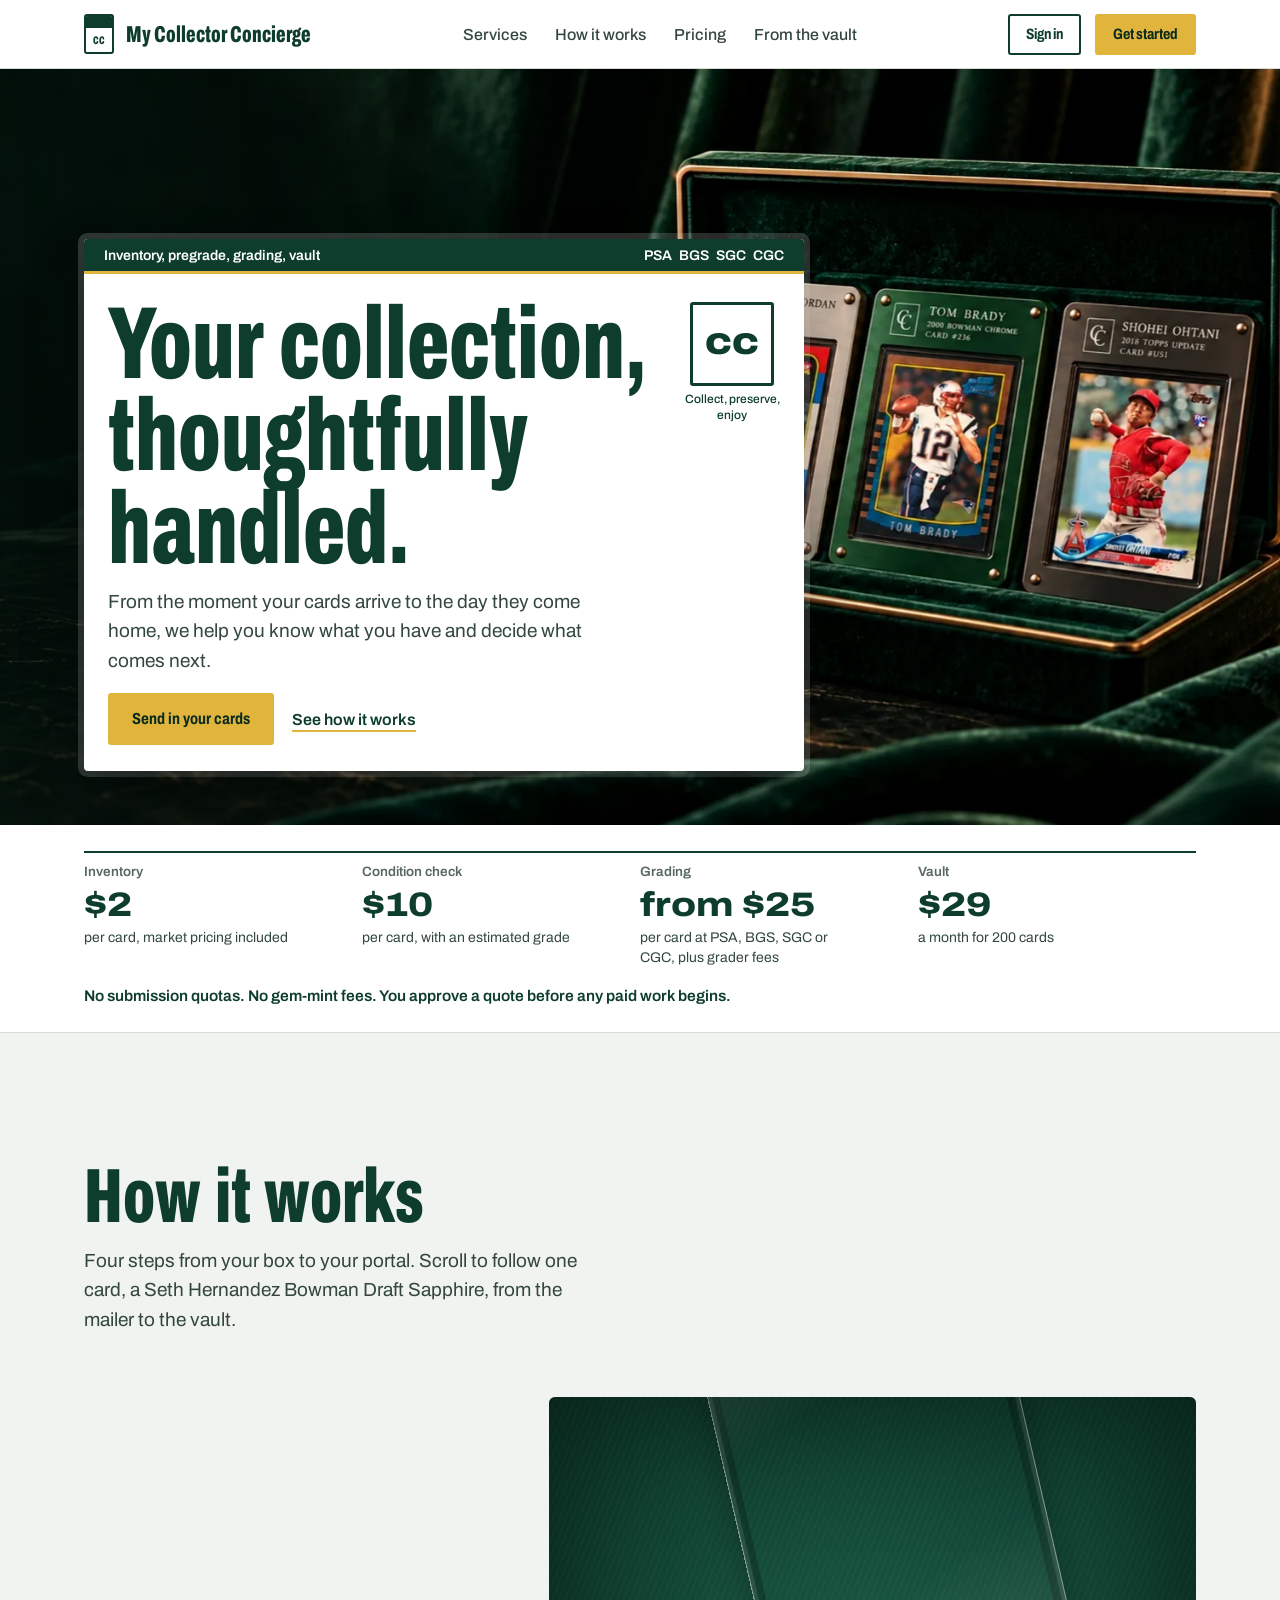
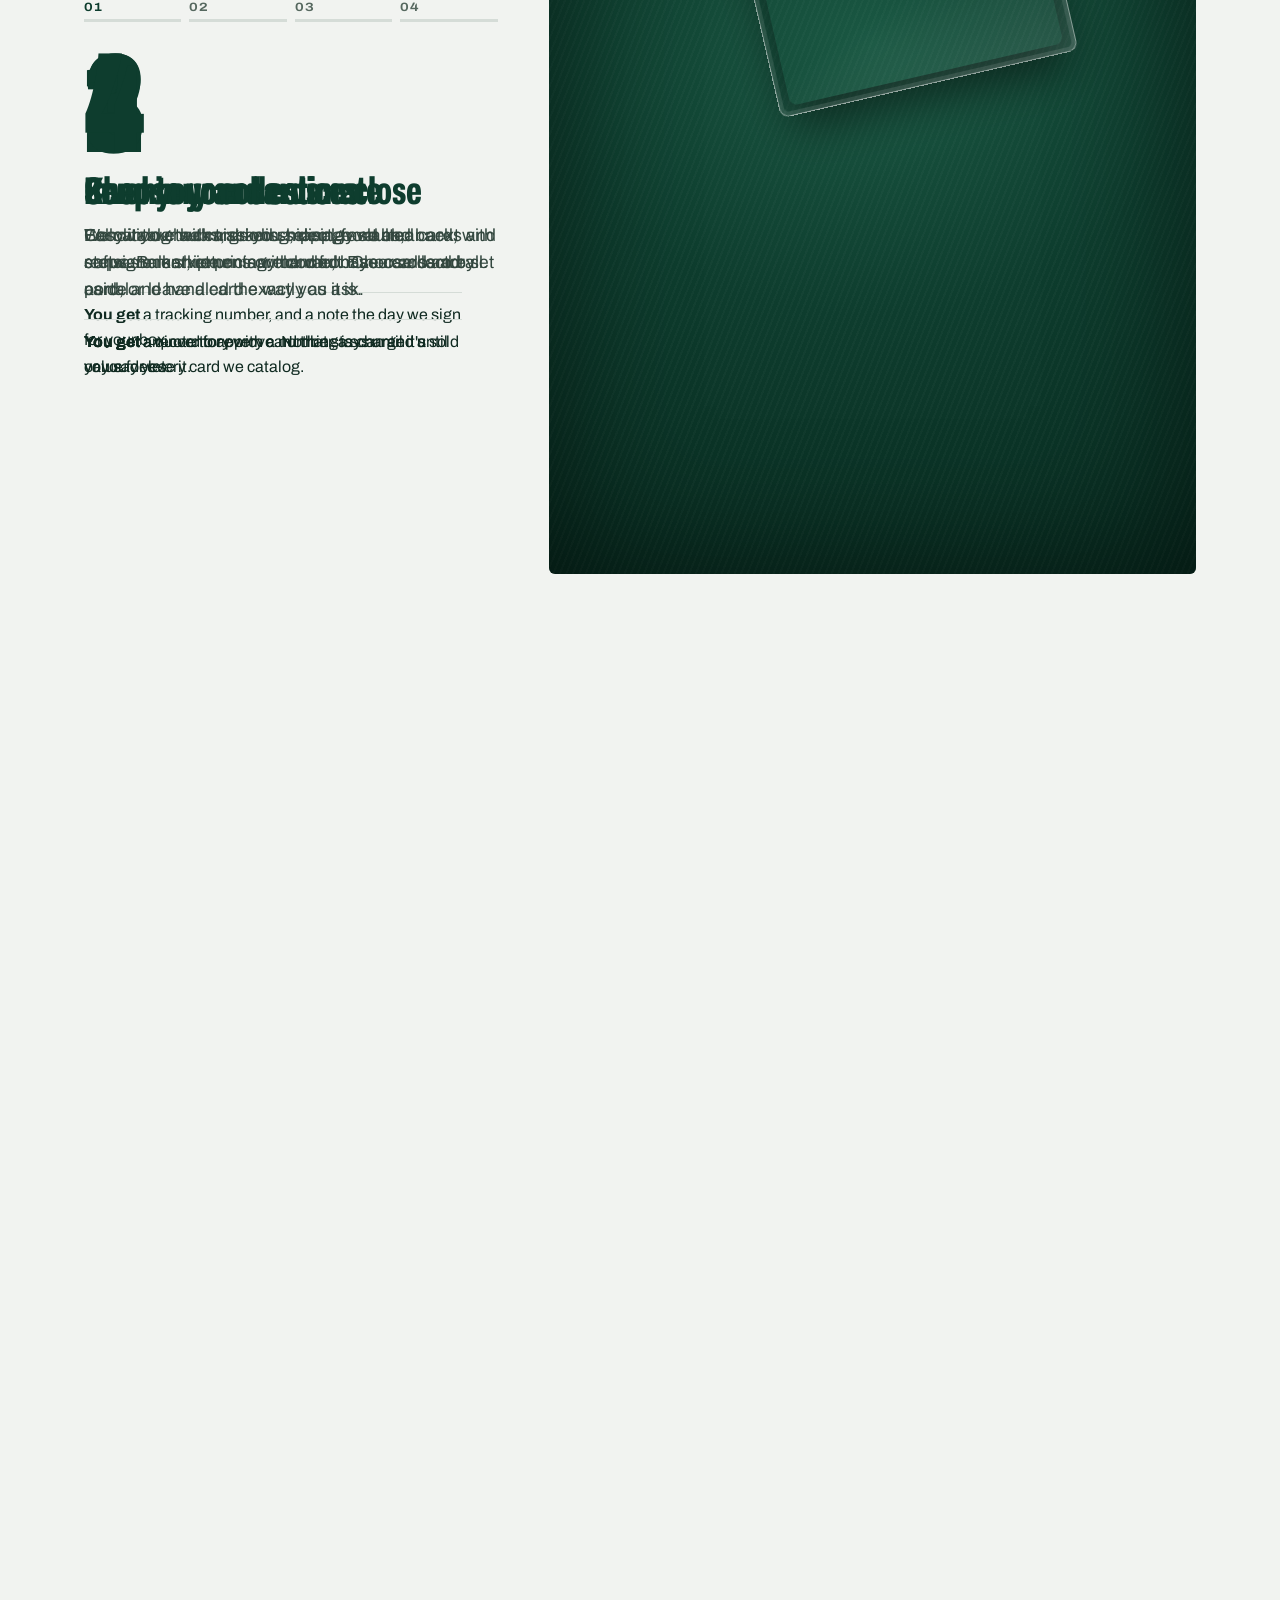
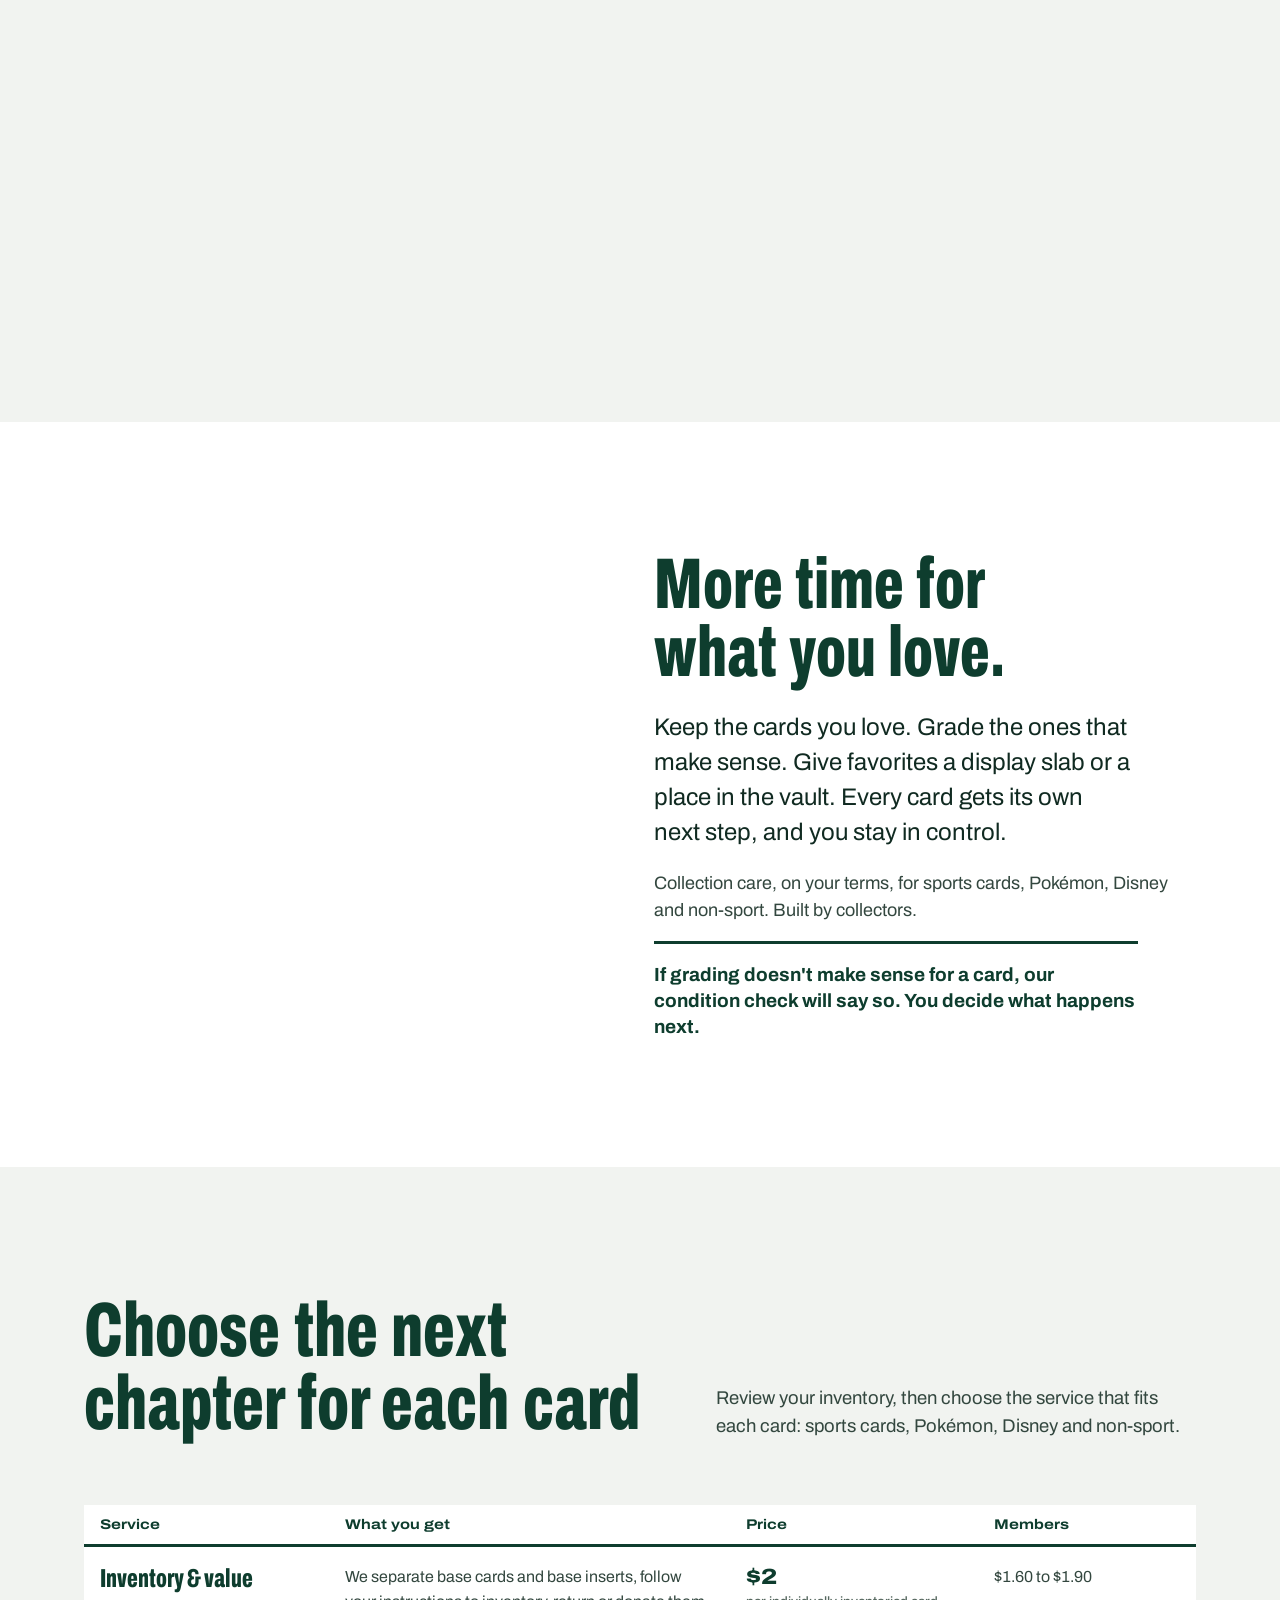
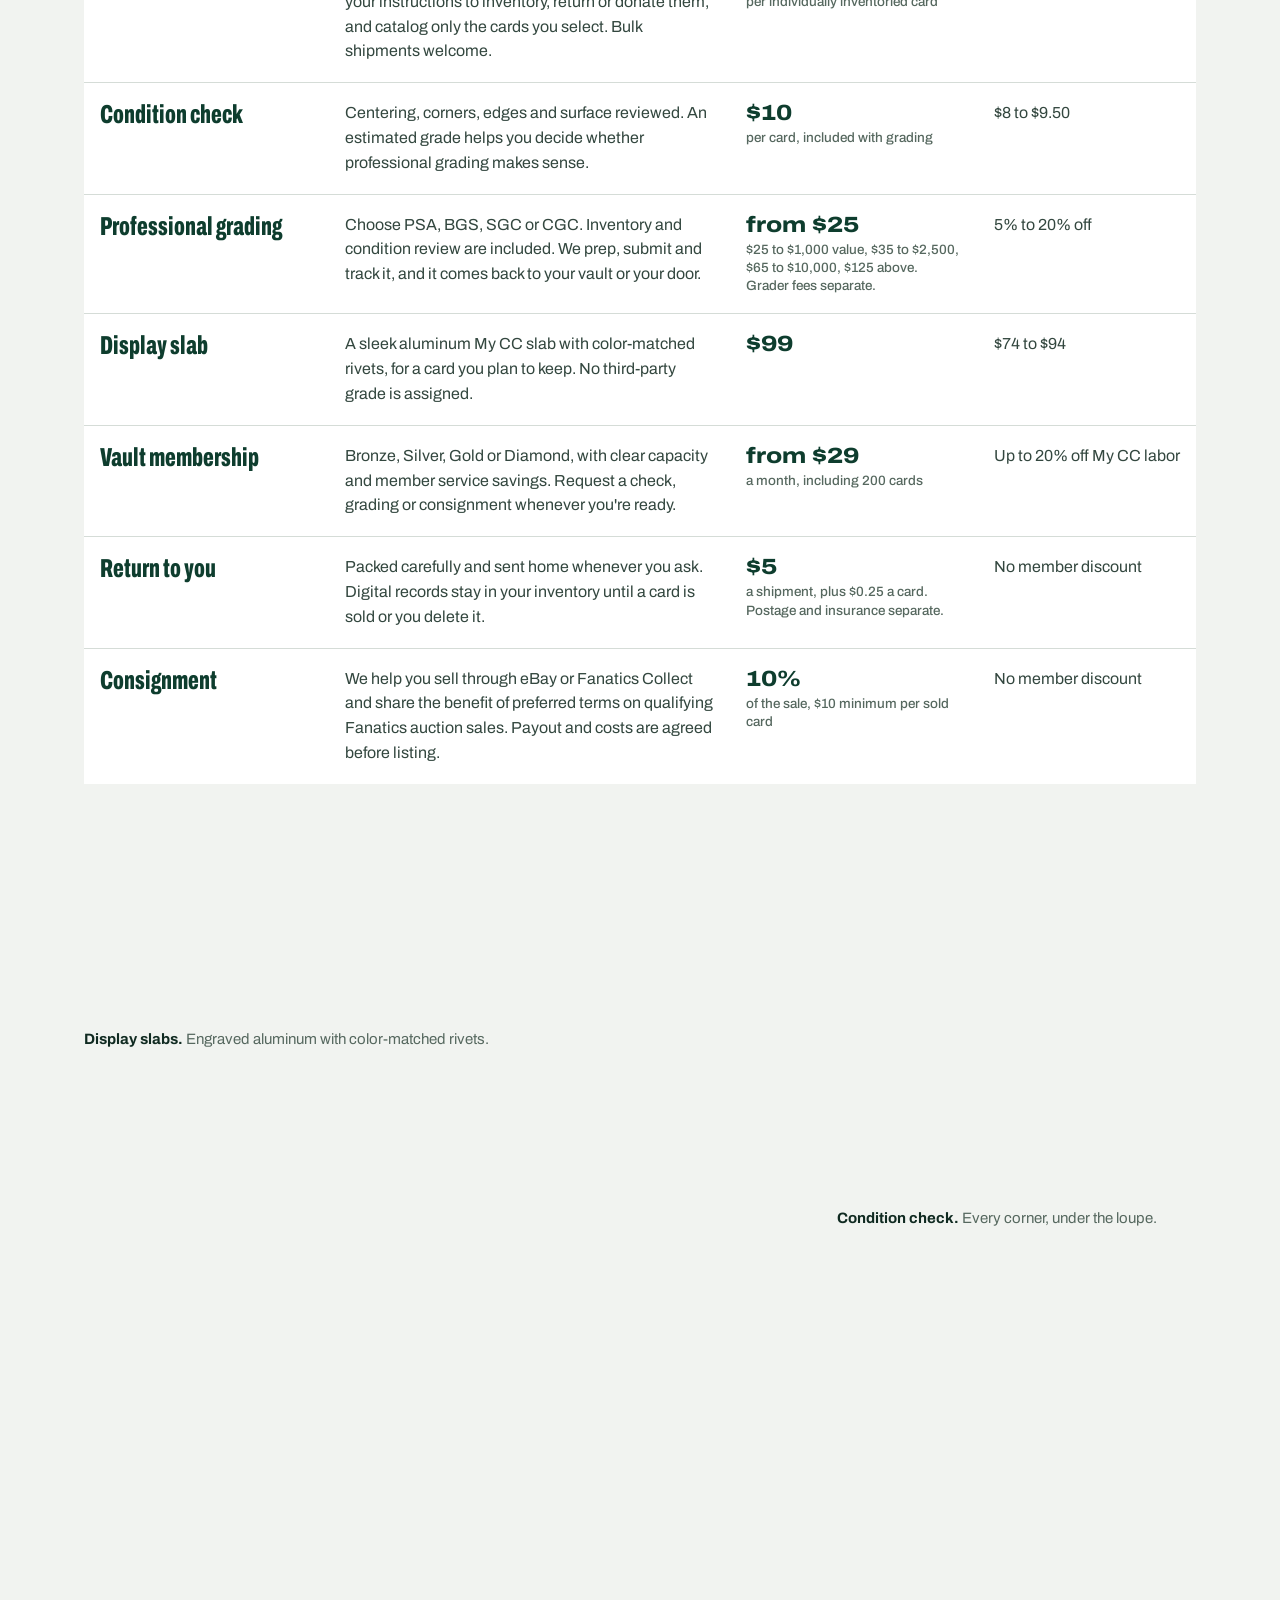
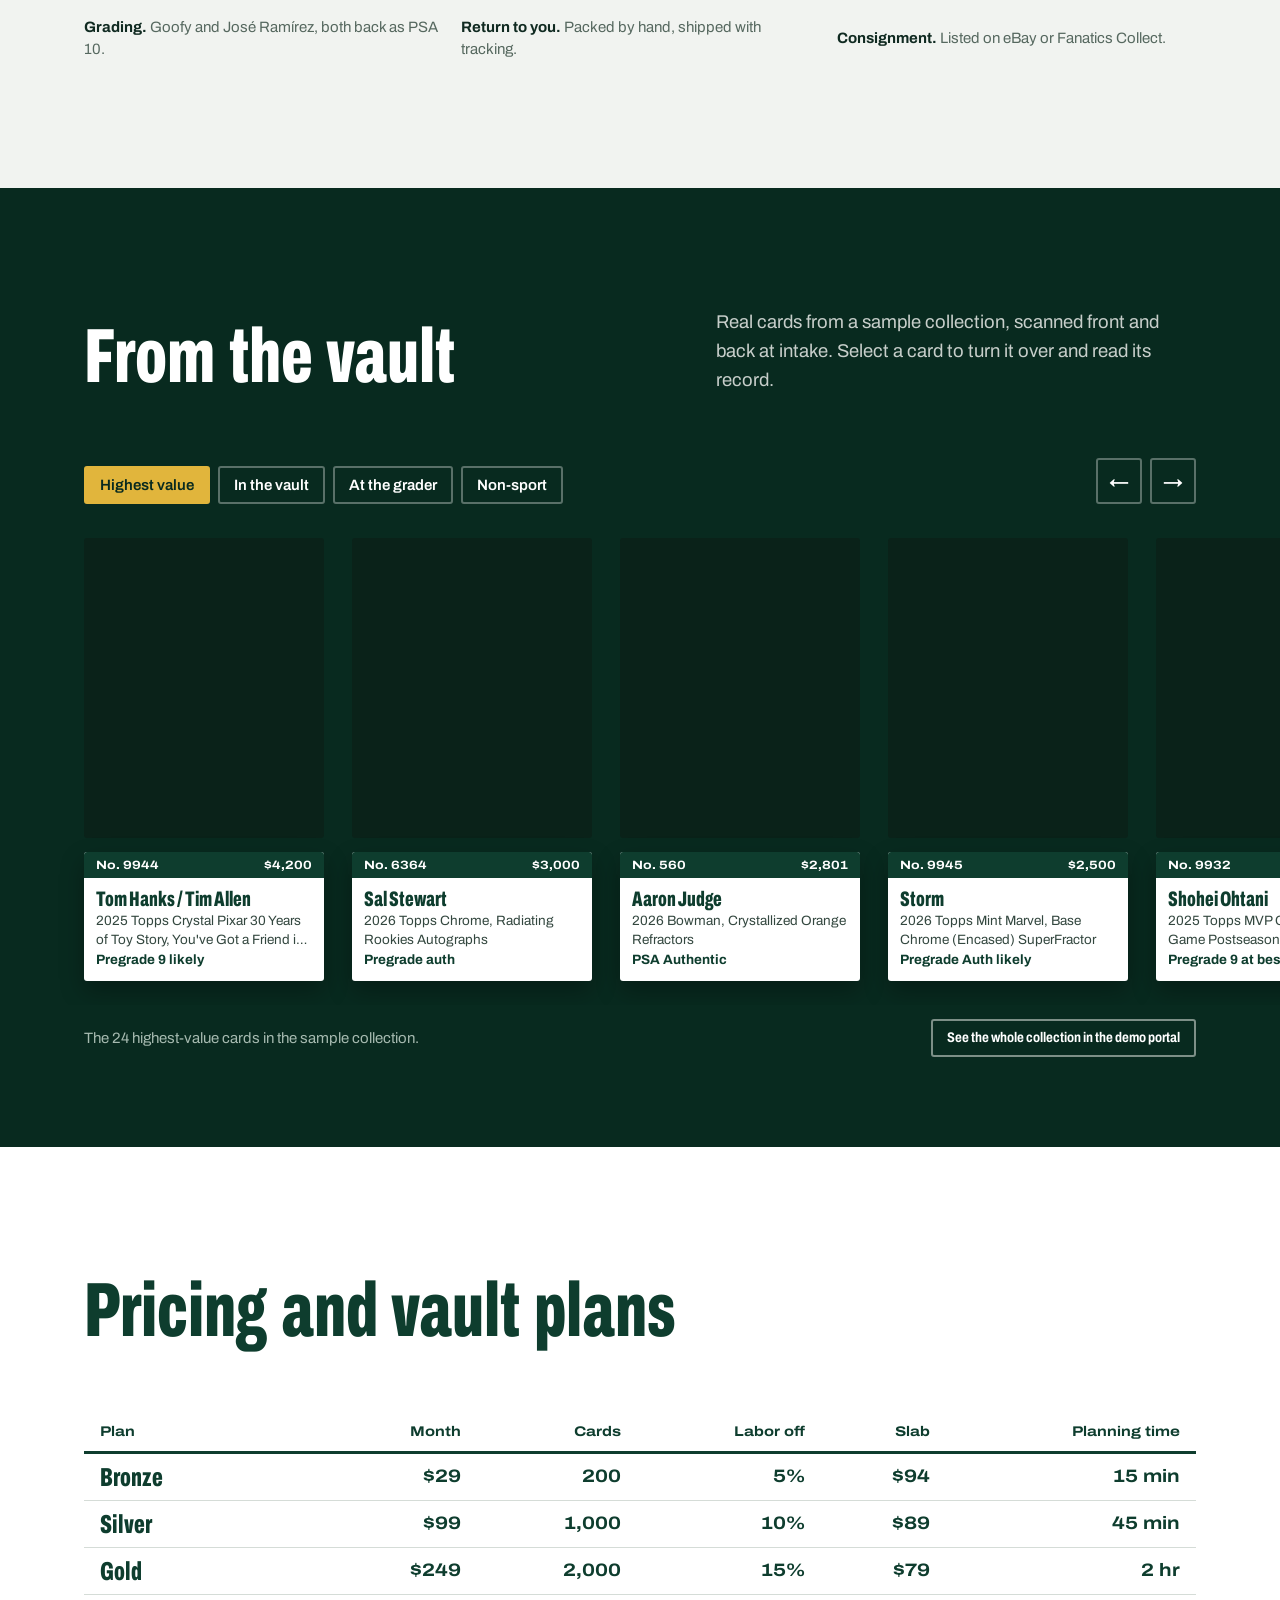
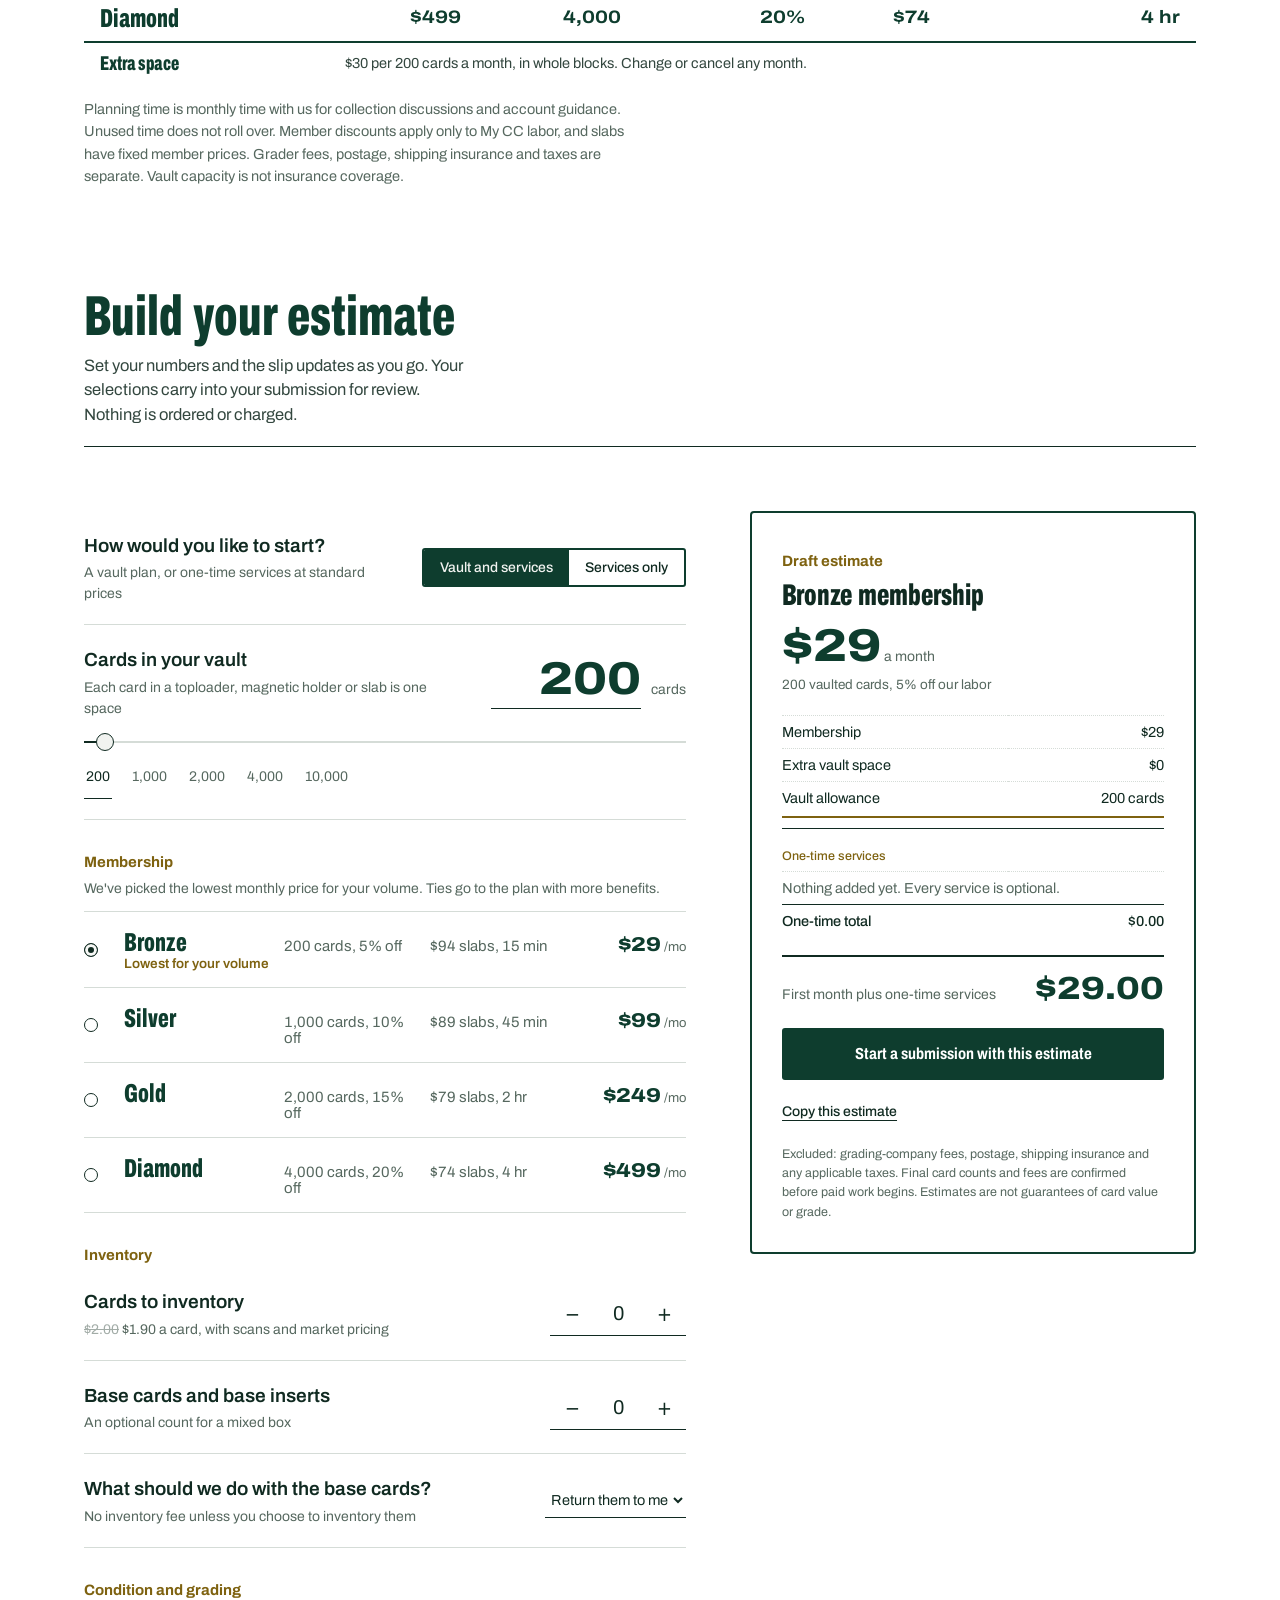
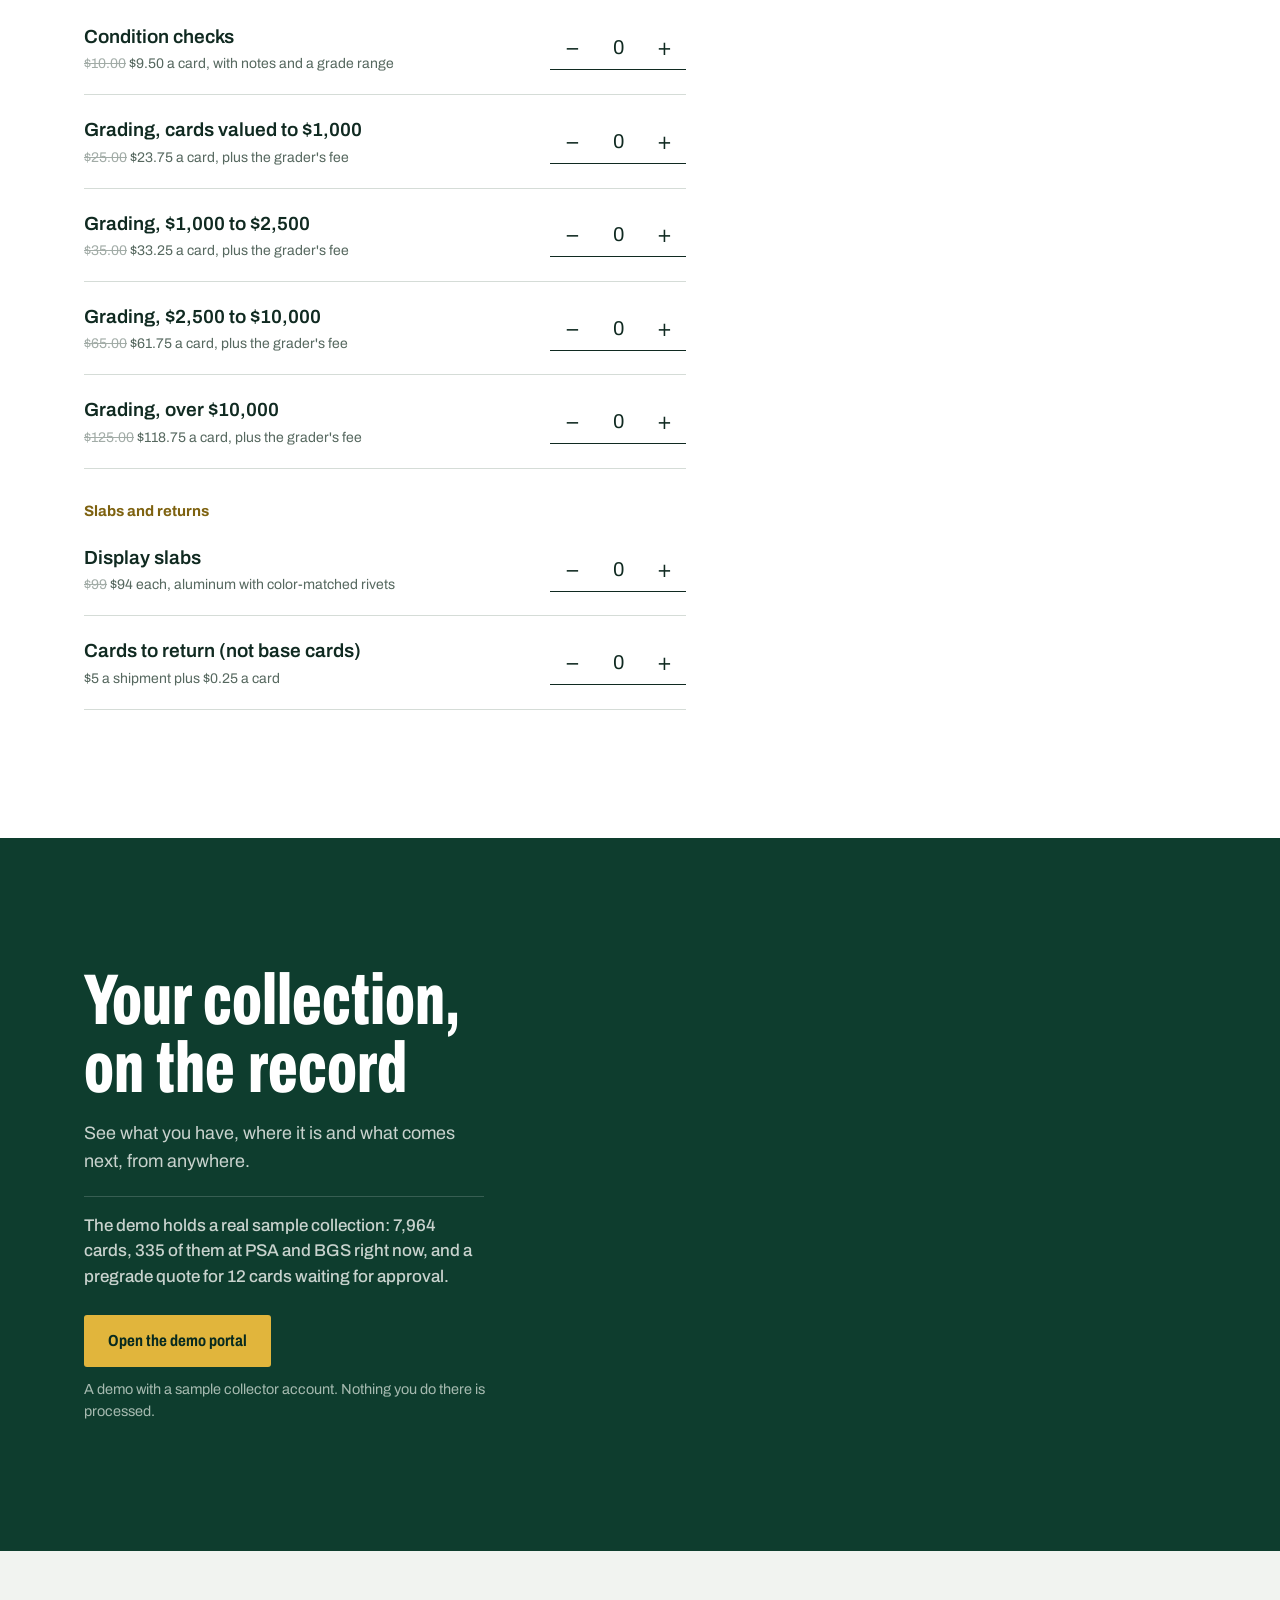
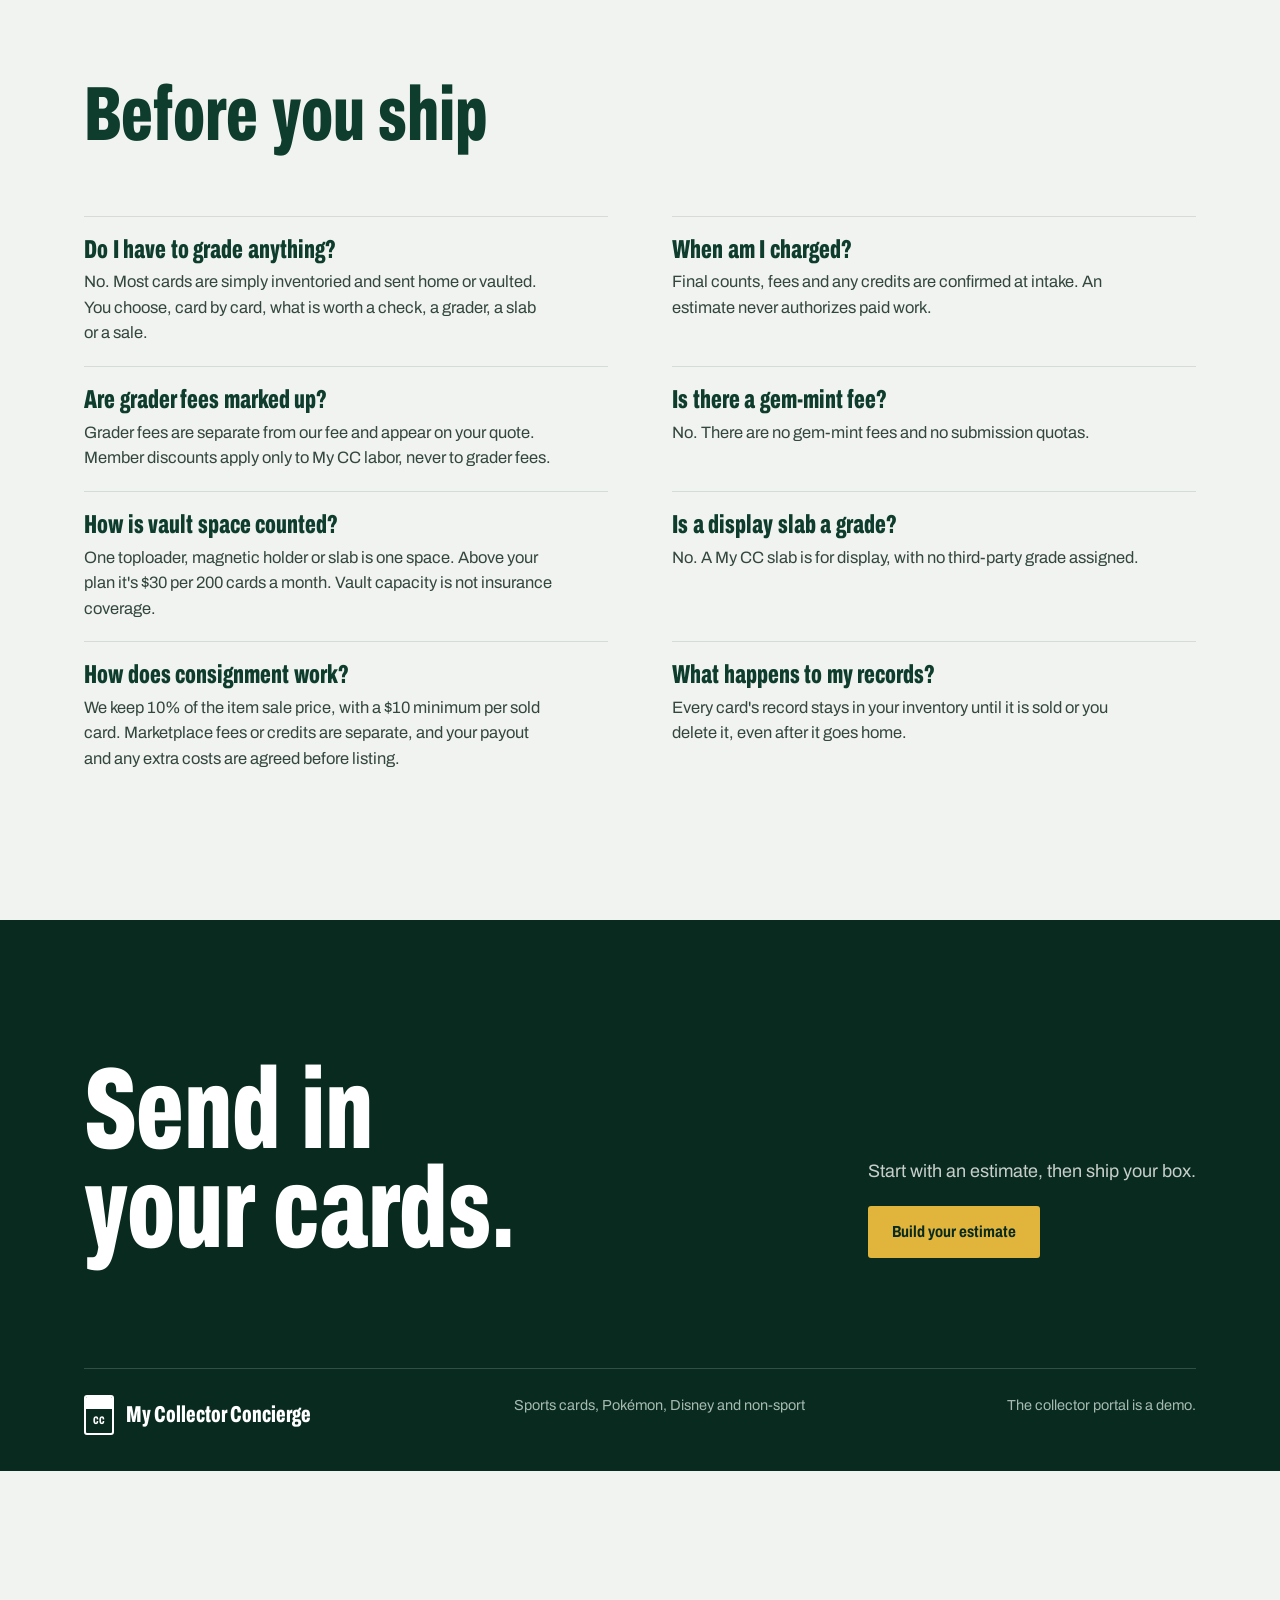
<file: index.html>
<!doctype html>
<html lang="en">
<head>
<meta charset="utf-8">
<meta name="viewport" content="width=device-width, initial-scale=1, viewport-fit=cover">
<title>My Collector Concierge</title>
<meta name="description" content="From the moment your cards arrive to the day they come home, we help you know what you have and decide what comes next.">
<meta name="theme-color" content="#0B1F17">
<link rel="icon" href="img/favicon.svg" type="image/svg+xml">
<meta property="og:type" content="website">
<meta property="og:title" content="My Collector Concierge">
<meta property="og:description" content="From the moment your cards arrive to the day they come home, we help you know what you have and decide what comes next.">
<meta property="og:url" content="https://sixteen1-6.github.io/my-collector-concierge/">
<meta property="og:image" content="https://sixteen1-6.github.io/my-collector-concierge/img/og.jpg">
<meta property="og:image:width" content="1200"><meta property="og:image:height" content="630">
<meta name="twitter:card" content="summary_large_image">
<meta name="twitter:image" content="https://sixteen1-6.github.io/my-collector-concierge/img/og.jpg">
<link rel="preconnect" href="https://fonts.googleapis.com">
<link rel="preconnect" href="https://fonts.gstatic.com" crossorigin>
<link href="https://fonts.googleapis.com/css2?family=Archivo:wdth,wght@62..125,100..900&display=swap" rel="stylesheet">
<link rel="stylesheet" href="assets/site.css">
</head>
<body>
<header class="mast" id="mast">
  <div class="wrap mast-row">
    <a class="brand" href="#top" aria-label="My Collector Concierge, home"><span class="mark" aria-hidden="true"><span>CC</span></span><b>My Collector Concierge</b></a>
    <nav aria-label="Main">
      <a href="#services">Services</a>
      <a href="#how">How it works</a>
      <a href="#pricing">Pricing</a>
      <a href="#vault-case">From the vault</a>
    </nav>
    <div class="mast-end">
      <a class="btn btn-line" href="portal.html">Sign in</a>
      <a class="btn btn-brass" href="#estimate">Get started</a>
      <button class="menu" id="menu" type="button" aria-expanded="false" aria-controls="drawer">Menu</button>
    </div>
  </div>
  <div class="drawer" id="drawer">
    <a href="#services">Services</a><a href="#how">How it works</a><a href="#pricing">Pricing</a><a href="#vault-case">From the vault</a><a href="portal.html">Sign in to the portal</a><a href="#estimate">Get started</a>
  </div>
</header>

<main id="top">
  <section class="hero" aria-labelledby="hero-h">
    <div class="hero-photo"><img src="img/hero.webp" alt="Michael Jordan, Tom Brady and Shohei Ohtani cards in riveted aluminum display slabs, set in an open emerald velvet presentation case" fetchpriority="high"></div>
    <div class="wrap">
      <div class="slab">
        <div class="slab-band"><span>Inventory, pregrade, grading, vault</span><span>PSA&ensp;BGS&ensp;SGC&ensp;CGC</span></div>
        <div class="slab-body">
          <h1 id="hero-h">Your collection, thoughtfully handled.</h1>
          <div class="slab-grade" aria-hidden="true"><b>CC</b><span>Collect, preserve, enjoy</span></div>
          <p class="slab-sub">From the moment your cards arrive to the day they come home, we help you know what you have and decide what comes next.</p>
          <div class="slab-acts"><a class="btn btn-brass" href="#estimate">Send in your cards</a><a class="textlink" href="#how">See how it works</a></div>
        </div>
      </div>
    </div>
  </section>

  <section class="statline" aria-label="What each service costs to start">
    <div class="wrap">
      <table class="statrow">
        <thead><tr><th scope="col">Inventory</th><th scope="col">Condition check</th><th scope="col">Grading</th><th scope="col">Vault</th></tr></thead>
        <tbody class="num"><tr>
          <td><strong>$2</strong><span>per card, market pricing included</span></td>
          <td><strong>$10</strong><span>per card, with an estimated grade</span></td>
          <td><strong>from $25</strong><span>per card at PSA, BGS, SGC or CGC, plus grader fees</span></td>
          <td><strong>$29</strong><span>a month for 200 cards</span></td>
        </tr></tbody>
      </table>
      <p class="note">No submission quotas. No gem-mint fees. You approve a quote before any paid work begins.</p>
    </div>
  </section>

  <section class="sec how" id="how" aria-labelledby="how-h">
    <div class="wrap">
      <div class="sec-head stack"><h2 id="how-h">How it works</h2><p>Four steps from your box to your portal.<span class="how-follow"> Scroll to follow one card, a Seth Hernandez Bowman Draft Sapphire, from the mailer to the vault.</span></p></div>
      <div class="how-scroll" id="how-scroll">
      <div class="how-pin">
      <div class="how-stage" id="how-stage" aria-hidden="true">
        <div class="st-drawer" id="st-drawer">
          <div class="st-slot"><div class="st-mini"><i>Seojun Moon</i><img src="img/scene-n1.webp" alt="" loading="lazy"></div></div>
          <div class="st-slot st-slot-mid" id="st-slot"></div>
          <div class="st-slot"><div class="st-mini"><i>Shohei Ohtani</i><img src="img/scene-n2.webp" alt="" loading="lazy"></div></div>
        </div>
        <div class="st-rig" id="st-rig">
          <div class="st-slab" id="st-slab"><div class="st-label" id="st-label"><span>My CC display slab</span><b>Seth Hernandez</b><span>2025 Bowman Draft Sapphire</span><em>No. 574</em></div><i class="rv a"></i><i class="rv b"></i><i class="rv c"></i><i class="rv d"></i></div>
          <div class="st-card" id="st-card"><div class="st-face st-front"><img src="img/scene-front.webp" alt="" loading="lazy"></div><div class="st-face st-back"><img src="img/scene-back.webp" alt="" loading="lazy"></div></div>
          <div class="st-beam" id="st-beam"></div>
          <div class="st-glass" id="st-glass"></div>
          <div class="st-top" id="st-top"></div>
        </div>
        <div class="st-lip" id="st-lip"><span>My CC vault</span></div>
        <div class="st-stamp" id="st-stamp"><b>Received</b><span>Box signed for</span></div>
        <div class="st-tag" id="st-tag"><span>Inventory</span><b>No. 574</b><span>Recorded value</span><b>$1,800</b><span>Scans</span><b>Front and back</b></div>
        <ul class="st-chips" id="st-chips"><li>Condition check<small>Pregrade 9 or 10</small></li><li>Professional grading</li><li class="chosen">Display slab<small>$99</small></li><li>Consignment</li></ul>
        <div class="st-done" id="st-done"><b>Vaulted</b><span>Visible in your collector portal</span></div>
      </div>
      <div class="how-text">
      <div class="how-rail" id="how-rail"></div>
      <ol class="steps">
        <li><span class="n" aria-hidden="true">1</span><h3>Send in your cards</h3><p>Easy intake with tracked shipping and clear next steps. Bulk shipments welcome, base cards and all.</p><p class="get"><b>You get</b> a tracking number, and a note the day we sign for your box.</p></li>
        <li><span class="n" aria-hidden="true">2</span><h3>Inventory and estimate</h3><p>We catalog the cards you select, front and back, with software market pricing included. Base cards are set aside and handled the way you ask.</p><p class="get"><b>You get</b> an inventory with a number, a scan and a value for every card we catalog.</p></li>
        <li><span class="n" aria-hidden="true">3</span><h3>Choose your services</h3><p>Condition checks, grading, display slabs, consignment, returns or the vault. Choose card by card, or leave a card exactly as it is.</p><p class="get"><b>You get</b> a quote to approve. Nothing is charged until you say yes.</p></li>
        <li><span class="n" aria-hidden="true">4</span><h3>Keep your collection close</h3><p>Follow your submissions, manage vaulted cards and request a service on any card from your collector portal.</p><p class="get"><b>You get</b> a record for every card that stays until it's sold or you delete it.</p></li>
      </ol>
      </div>
      </div>
      </div>
    </div>
  </section>

  <section class="sec about" id="about" aria-labelledby="about-h">
    <div class="wrap about-grid">
      <figure class="about-photo"><img src="img/maris.webp" alt="A 1958 Topps Roger Maris card in a graded holder, standing in an emerald-lined locking vault drawer" loading="lazy"></figure>
      <div class="about-copy">
        <h2 id="about-h">More time for what you love.</h2>
        <p class="lead">Keep the cards you love. Grade the ones that make sense. Give favorites a display slab or a place in the vault. Every card gets its own next step, and you stay in control.</p>
        <p class="body">Collection care, on your terms, for sports cards, Pokémon, Disney and non-sport. Built by collectors.</p>
        <p class="promise-line">If grading doesn't make sense for a card, our condition check will say so. You decide what happens next.</p>
      </div>
    </div>
  </section>

  <section class="sec" id="services" aria-labelledby="cat-h">
    <div class="wrap">
      <div class="sec-head"><h2 id="cat-h">Choose the next chapter for each card</h2><p>Review your inventory, then choose the service that fits each card: sports cards, Pokémon, Disney and non-sport.</p></div>
      <div class="tw-x">
        <table class="cardback">
          <thead><tr><th scope="col">Service</th><th scope="col">What you get</th><th scope="col">Price</th><th scope="col">Members</th></tr></thead>
          <tbody>
            <tr><th scope="row">Inventory &amp; value</th><td>We separate base cards and base inserts, follow your instructions to inventory, return or donate them, and catalog only the cards you select. Bulk shipments welcome.</td><td class="fee num">$2<small>per individually inventoried card</small></td><td class="mem num">$1.60 to $1.90</td></tr>
            <tr><th scope="row">Condition check</th><td>Centering, corners, edges and surface reviewed. An estimated grade helps you decide whether professional grading makes sense.</td><td class="fee num">$10<small>per card, included with grading</small></td><td class="mem num">$8 to $9.50</td></tr>
            <tr><th scope="row">Professional grading</th><td>Choose PSA, BGS, SGC or CGC. Inventory and condition review are included. We prep, submit and track it, and it comes back to your vault or your door.</td><td class="fee num">from $25<small>$25 to $1,000 value, $35 to $2,500, $65 to $10,000, $125 above. Grader fees separate.</small></td><td class="mem num">5% to 20% off</td></tr>
            <tr><th scope="row">Display slab</th><td>A sleek aluminum My CC slab with color-matched rivets, for a card you plan to keep. No third-party grade is assigned.</td><td class="fee num">$99</td><td class="mem num">$74 to $94</td></tr>
            <tr><th scope="row">Vault membership</th><td>Bronze, Silver, Gold or Diamond, with clear capacity and member service savings. Request a check, grading or consignment whenever you're ready.</td><td class="fee num">from $29<small>a month, including 200 cards</small></td><td class="mem">Up to 20% off My CC labor</td></tr>
            <tr><th scope="row">Return to you</th><td>Packed carefully and sent home whenever you ask. Digital records stay in your inventory until a card is sold or you delete it.</td><td class="fee num">$5<small>a shipment, plus $0.25 a card. Postage and insurance separate.</small></td><td class="mem">No member discount</td></tr>
            <tr><th scope="row">Consignment</th><td>We help you sell through eBay or Fanatics Collect and share the benefit of preferred terms on qualifying Fanatics auction sales. Payout and costs are agreed before listing.</td><td class="fee num">10%<small>of the sale, $10 minimum per sold card</small></td><td class="mem">No member discount</td></tr>
          </tbody>
        </table>
      </div>
      <div class="photos">
        <figure class="wide"><img src="img/trio.webp" alt="Silver, emerald and graphite riveted aluminum display slabs holding Michael Jordan, Tom Brady and Shohei Ohtani cards" loading="lazy"><figcaption><b>Display slabs.</b> Engraved aluminum with color-matched rivets.</figcaption></figure>
        <figure><img src="img/pikachu.webp" alt="A gloved hand holding a loupe over a Pikachu card" loading="lazy"><figcaption><b>Condition check.</b> Every corner, under the loupe.</figcaption></figure>
        <figure class="pairfig"><div class="pairimg"><img src="img/goofy.webp" alt="Goofy 2025 Topps Chrome Disney card in a PSA 10 holder" loading="lazy"><img src="img/ramirez.webp" alt="José Ramírez 2014 Topps Chrome autograph in a PSA 10 holder" loading="lazy"></div><figcaption><b>Grading.</b> Goofy and José Ramírez, both back as PSA 10.</figcaption></figure>
        <figure><img src="img/daniels-return.webp" alt="A graded Jayden Daniels autograph packed in a shipping box with tissue" loading="lazy"><figcaption><b>Return to you.</b> Packed by hand, shipped with tracking.</figcaption></figure>
        <figure><img src="img/willits.webp" alt="A graded Eli Willits autograph on a stand beside an auction gavel" loading="lazy"><figcaption><b>Consignment.</b> Listed on eBay or Fanatics Collect.</figcaption></figure>
      </div>
    </div>
  </section>

  <section class="case dark" id="vault-case" aria-labelledby="case-h">
    <div class="wrap">
      <div class="sec-head"><h2 id="case-h">From the vault</h2><p>Real cards from a sample collection, scanned front and back at intake. Select a card to turn it over and read its record.</p></div>
      <div class="case-top">
        <div class="chips" role="group" aria-label="Show cards">
          <button class="chip" type="button" data-f="top" aria-pressed="true">Highest value</button>
          <button class="chip" type="button" data-f="vault" aria-pressed="false">In the vault</button>
          <button class="chip" type="button" data-f="grader" aria-pressed="false">At the grader</button>
          <button class="chip" type="button" data-f="ns" aria-pressed="false">Non-sport</button>
        </div>
        <div class="arrows"><button class="arrow" type="button" id="tr-prev" aria-label="Scroll the case left">&larr;</button><button class="arrow" type="button" id="tr-next" aria-label="Scroll the case right">&rarr;</button></div>
      </div>
    </div>
    <div class="tray" id="tray" tabindex="0" aria-label="Cards in the case"></div>
    <div class="wrap"><div class="case-foot"><span id="tray-note"></span><a class="btn btn-ghost btn-sm" href="portal.html" id="tray-all">See the whole collection in the demo portal</a></div></div>
  </section>

  <section class="sec pricing" id="pricing" aria-labelledby="fees-h">
    <div class="wrap">
      <div class="sec-head stack"><h2 id="fees-h">Pricing and vault plans</h2></div>
      <div class="tw-x">
        <table class="cardback plans">
          <thead><tr><th scope="col">Plan</th><th scope="col">Month</th><th scope="col">Cards</th><th scope="col">Labor off</th><th scope="col">Slab</th><th scope="col">Planning time</th></tr></thead>
          <tbody class="num">
            <tr><th scope="row">Bronze</th><td>$29</td><td>200</td><td>5%</td><td>$94</td><td>15 min</td></tr>
            <tr><th scope="row">Silver</th><td>$99</td><td>1,000</td><td>10%</td><td>$89</td><td>45 min</td></tr>
            <tr><th scope="row">Gold</th><td>$249</td><td>2,000</td><td>15%</td><td>$79</td><td>2 hr</td></tr>
            <tr><th scope="row">Diamond</th><td>$499</td><td>4,000</td><td>20%</td><td>$74</td><td>4 hr</td></tr>
            <tr class="extra"><th scope="row">Extra space</th><td colspan="5">$30 per 200 cards a month, in whole blocks. Change or cancel any month.</td></tr>
          </tbody>
        </table>
      </div>
      <p class="fine-print">Planning time is monthly time with us for collection discussions and account guidance. Unused time does not roll over. Member discounts apply only to My CC labor, and slabs have fixed member prices. Grader fees, postage, shipping insurance and taxes are separate. Vault capacity is not insurance coverage.</p>

<div class="estimate" id="estimate">
        <div class="est-h"><h3>Build your estimate</h3><p>Set your numbers and the slip updates as you go. Your selections carry into your submission for review. Nothing is ordered or charged.</p></div>
        <div>
          <div class="f-row stack"><div><div class="t">How would you like to start?</div><div class="d">A vault plan, or one-time services at standard prices</div></div>
            <div class="toggle" role="group" aria-label="Plan type"><button type="button" data-mode="vault" aria-pressed="true">Vault and services</button><button type="button" data-mode="services" aria-pressed="false">Services only</button></div></div>
          <div id="vault-ui">
            <div class="f-row stack"><div><div class="t">Cards in your vault</div><div class="d">Each card in a toploader, magnetic holder or slab is one space</div></div>
              <label class="count-in"><span class="sr">Vault cards</span><input id="v-cards" class="num" type="number" min="0" max="100000" value="200" inputmode="numeric"><span>cards</span></label>
              <input class="slider" id="v-range" type="range" min="0" max="10000" step="50" value="200" aria-label="Vault cards slider">
              <div class="presets" id="presets"></div></div>
            <div class="f-group">Membership</div>
            <p class="d sans" id="auto-note" style="font-size:14px;color:var(--soft);margin:4px 0 12px"></p>
            <div class="tierlist" id="tiers" role="group" aria-label="Membership"></div>
          </div>
          <div class="f-group">Inventory</div>
          <div class="f-row"><div><div class="t">Cards to inventory</div><div class="d" id="d-inv"></div></div><div class="step-in" data-k="inv"></div></div>
          <div class="f-row"><div><div class="t">Base cards and base inserts</div><div class="d">An optional count for a mixed box</div></div><div class="step-in" data-k="base"></div></div>
          <div class="f-row"><div><div class="t">What should we do with the base cards?</div><div class="d">No inventory fee unless you choose to inventory them</div></div>
            <select class="sel" id="base-h" aria-label="Base card handling"><option value="return">Return them to me</option><option value="donate">Donate them</option><option value="inventory">Inventory them</option></select></div>
          <div class="f-group">Condition and grading</div>
          <div class="f-row"><div><div class="t">Condition checks</div><div class="d" id="d-cond"></div></div><div class="step-in" data-k="cond"></div></div>
          <div class="f-row"><div><div class="t">Grading, cards valued to $1,000</div><div class="d" id="d-g0"></div></div><div class="step-in" data-k="g0"></div></div>
          <div class="f-row"><div><div class="t">Grading, $1,000 to $2,500</div><div class="d" id="d-g1"></div></div><div class="step-in" data-k="g1"></div></div>
          <div class="f-row"><div><div class="t">Grading, $2,500 to $10,000</div><div class="d" id="d-g2"></div></div><div class="step-in" data-k="g2"></div></div>
          <div class="f-row"><div><div class="t">Grading, over $10,000</div><div class="d" id="d-g3"></div></div><div class="step-in" data-k="g3"></div></div>
          <div class="f-group">Slabs and returns</div>
          <div class="f-row"><div><div class="t">Display slabs</div><div class="d" id="d-slab"></div></div><div class="step-in" data-k="slab"></div></div>
          <div class="f-row"><div><div class="t">Cards to return (not base cards)</div><div class="d">$5 a shipment plus $0.25 a card</div></div><div class="step-in" data-k="ret"></div></div>
        </div>
        <aside class="slip" aria-live="polite" aria-label="Your estimate">
          <div id="r-top"></div>
          <table><tbody id="r-lines"></tbody></table>
          <div class="grand"><span id="r-grand-lbl">First month plus one-time services</span><strong class="num" id="r-grand"></strong></div>
          <button class="btn btn-ink" type="button" id="start-sub">Start a submission with this estimate</button>
          <button class="linkish" type="button" id="copy-est">Copy this estimate</button>
          <p class="fine">Excluded: grading-company fees, postage, shipping insurance and any applicable taxes. Final card counts and fees are confirmed before paid work begins. Estimates are not guarantees of card value or grade.</p>
        </aside>
      </div>

    </div>
  </section>

  <section class="sec teaser-band dark" id="portal" aria-labelledby="portal-h">
    <div class="wrap teaser">
      <div>
        <h2 id="portal-h">Your collection, on the record</h2>
        <p>See what you have, where it is and what comes next, from anywhere.</p>
        <p class="teaser-fact">The demo holds a real sample collection: 7,964 cards, 335 of them at PSA and BGS right now, and a pregrade quote for 12 cards waiting for approval.</p>
        <a class="btn btn-brass" href="portal.html">Open the demo portal</a>
        <span class="demo-note">A demo with a sample collector account. Nothing you do there is processed.</span>
      </div>
      <a class="teaser-shot" href="portal.html" aria-label="Open the demo collector portal"><img src="img/portal-preview.jpg" alt="The collector portal overview: recorded value, cards at the graders, vault space and where the value sits" loading="lazy"></a>
    </div>
  </section>

  <section class="sec" id="conditions" aria-labelledby="cond-h">
    <div class="wrap">
      <div class="sec-head stack"><h2 id="cond-h">Before you ship</h2></div>
      <div class="faq">
        <div><h3>Do I have to grade anything?</h3><p>No. Most cards are simply inventoried and sent home or vaulted. You choose, card by card, what is worth a check, a grader, a slab or a sale.</p></div>
        <div><h3>When am I charged?</h3><p>Final counts, fees and any credits are confirmed at intake. An estimate never authorizes paid work.</p></div>
        <div><h3>Are grader fees marked up?</h3><p>Grader fees are separate from our fee and appear on your quote. Member discounts apply only to My CC labor, never to grader fees.</p></div>
        <div><h3>Is there a gem-mint fee?</h3><p>No. There are no gem-mint fees and no submission quotas.</p></div>
        <div><h3>How is vault space counted?</h3><p>One toploader, magnetic holder or slab is one space. Above your plan it's $30 per 200 cards a month. Vault capacity is not insurance coverage.</p></div>
        <div><h3>Is a display slab a grade?</h3><p>No. A My CC slab is for display, with no third-party grade assigned.</p></div>
        <div><h3>How does consignment work?</h3><p>We keep 10% of the item sale price, with a $10 minimum per sold card. Marketplace fees or credits are separate, and your payout and any extra costs are agreed before listing.</p></div>
        <div><h3>What happens to my records?</h3><p>Every card's record stays in your inventory until it is sold or you delete it, even after it goes home.</p></div>
      </div>
    </div>
  </section>

  <section class="close" aria-labelledby="close-h">
    <div class="wrap">
      <div class="row">
        <h2 id="close-h">Send in your cards.</h2>
        <div><p>Start with an estimate, then ship your box.</p><a class="btn btn-brass" href="#estimate">Build your estimate</a></div>
      </div>
      <footer class="foot">
        <a class="brand" href="#top"><span class="mark" aria-hidden="true"><span>CC</span></span><b>My Collector Concierge</b></a>
        <span>Sports cards, Pokémon, Disney and non-sport</span>
        <span>The collector portal is a demo.</span>
      </footer>
    </div>
  </section>
</main>

<div class="viewer" id="viewer" hidden role="dialog" aria-modal="true" aria-labelledby="vw-h">
  <div class="vw-back" data-close></div>
  <div class="vw-panel">
    <button class="vw-x" type="button" data-close>Close</button>
    <div class="vw-media">
      <div class="flipwrap" id="vw-flipwrap"><div class="flipper" id="vw-flip"><img class="fr" id="vw-f" alt=""><img class="bk" id="vw-b" alt=""></div></div>
      <div class="vw-none" id="vw-none" hidden>No scan of this card in the demo. Its record is complete.</div>
      <button class="vw-turn" type="button" id="vw-turn">Turn it over</button>
    </div>
    <div class="vw-info">
      <span class="eyebrow" id="vw-k"></span>
      <h3 id="vw-h"></h3>
      <p class="set" id="vw-set"></p>
      <dl class="terms" id="vw-dl"></dl>
      <div class="vw-note" id="vw-note" hidden></div>
      <div class="acts"><button class="btn btn-dark btn-sm" type="button" id="vw-req">Request a service for this card</button></div>
      <div class="vw-nav"><button class="btn btn-line btn-sm" type="button" id="vw-prev">Previous</button><span class="num" id="vw-pos"></span><button class="btn btn-line btn-sm" type="button" id="vw-next">Next</button></div>
    </div>
  </div>
</div>

<div class="toast" id="toast" role="status" aria-live="polite"></div>


<script src="assets/data.js"></script>
<script src="assets/common.js"></script>
<script src="assets/home.js"></script>
<script src="assets/lenis.min.js" defer></script>
<script src="assets/motion.js" defer></script>
</body>
</html>
</file>
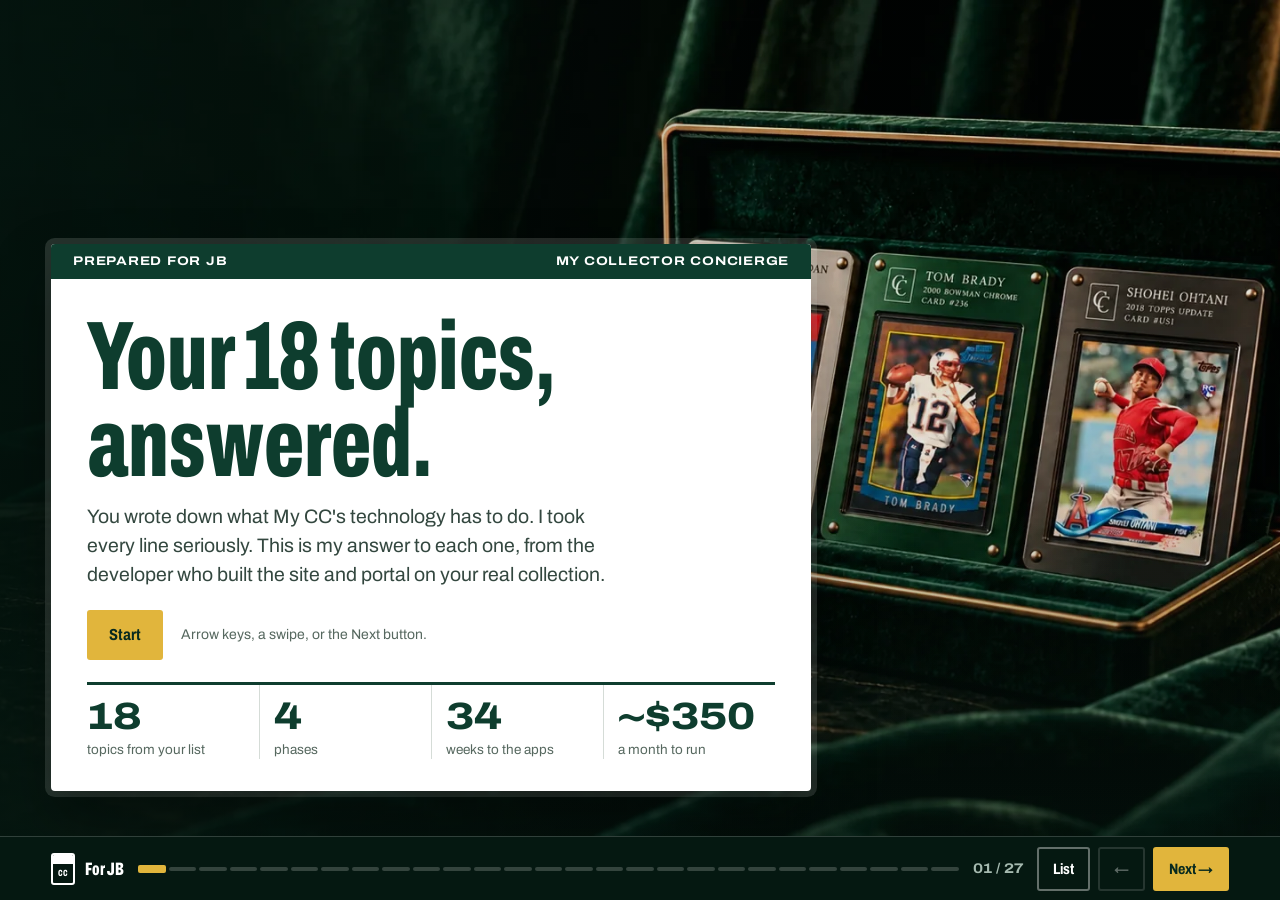
<file: jb/index.html>
<!doctype html>
<html lang="en">
<head>
<meta charset="utf-8">
<meta name="viewport" content="width=device-width, initial-scale=1, viewport-fit=cover">
<title>For JB · My Collector Concierge</title>
<meta name="robots" content="noindex, nofollow">
<meta name="description" content="Your 18 topics, answered: the plan to turn the My CC website and portal into the system the business runs on.">
<meta name="theme-color" content="#082A1F">
<link rel="icon" href="../img/favicon.svg" type="image/svg+xml">
<meta property="og:type" content="website">
<meta property="og:title" content="For JB: your 18 topics, answered">
<meta property="og:description" content="The plan to turn the My CC website and portal into the system the business runs on.">
<meta property="og:image" content="https://sixteen1-6.github.io/my-collector-concierge/img/og.jpg">
<meta name="twitter:card" content="summary_large_image">
<link rel="preconnect" href="https://fonts.googleapis.com">
<link rel="preconnect" href="https://fonts.gstatic.com" crossorigin>
<link href="https://fonts.googleapis.com/css2?family=Archivo:wdth,wght@62..125,100..900&display=swap" rel="stylesheet">
<style>
/* A deck in the site's own language: every topic is a grading-slab label on the velvet case,
   answers read like the stat lines on a card back, and the 18 topics sit in two nine-pocket binder pages. */
:root{
  --stock:#F1F3F0; --label:#FFFFFF; --velvet:#0E3D2E; --velvet-d:#082A1F; --text:#102A21;
  --ink-2:#33473F; --soft:#56685F; --foil:#E1B53C; --foil-h:#EDC757; --brass:#7E6210;
  --rule:#D5DCD7; --rule-d:rgba(241,243,240,.18); --mist:#A6BAB0; --paper-a:rgba(241,243,240,.84);
  --sans:"Archivo","Helvetica Neue",Helvetica,Arial,sans-serif;
  --cond:62%; --semi:80%; --wide:118%;
  --bar:64px;
  --gl:max(clamp(16px,4vw,56px),env(safe-area-inset-left,0px));
  --gr:max(clamp(16px,4vw,56px),env(safe-area-inset-right,0px));
  color-scheme:dark;
}
*{box-sizing:border-box}
html,body{height:100%;margin:0}
body{background:var(--velvet-d);color:var(--label);font-family:var(--sans);font-size:17px;line-height:1.5;-webkit-font-smoothing:antialiased;overflow:hidden;-webkit-text-size-adjust:100%}
img{max-width:100%;display:block}
a{color:inherit}
p,h1,h2,h3,dl,dd,ul,ol{margin:0;padding:0}
ul,ol{list-style:none}
h1,h2,h3{font-stretch:var(--cond);font-weight:800;line-height:.95;text-wrap:balance}
button{font-family:inherit;color:inherit}
.num{font-variant-numeric:tabular-nums lining-nums}
:focus-visible{outline:3px solid var(--foil);outline-offset:2px}
.sr{position:absolute;width:1px;height:1px;overflow:hidden;clip:rect(0 0 0 0);white-space:nowrap}

/* stage */
.deck{position:fixed;inset:0 0 calc(var(--bar) + env(safe-area-inset-bottom,0px)) 0;
  background:radial-gradient(120% 90% at 70% 0%,#12503C 0%,var(--velvet) 38%,var(--velvet-d) 100%)}
.slide{position:absolute;inset:0;overflow-y:auto;overflow-x:hidden;overscroll-behavior:contain;display:flex;flex-direction:column;
  padding:clamp(16px,3.4vh,40px) var(--gr) clamp(16px,3.4vh,40px) var(--gl);padding-top:max(clamp(16px,3.4vh,40px),env(safe-area-inset-top,0px));
  visibility:hidden;opacity:0;transform:translateX(34px);
  transition:opacity .3s ease,transform .5s cubic-bezier(.2,.7,.2,1),visibility 0s linear .5s}
.slide.on{visibility:visible;opacity:1;transform:none;transition-delay:0s}
.slide.gone{transform:translateX(-34px)}
.back .slide{transform:translateX(-34px)}
.back .slide.on{transform:none}
.back .slide.gone{transform:translateX(34px)}
.slide>*{margin:auto;width:min(1140px,100%)}
@media (prefers-reduced-motion:reduce){.slide{transition:none;transform:none!important}}

/* the slab label */
.slab{background:var(--label);color:var(--text);border-radius:4px;box-shadow:0 30px 60px rgba(0,0,0,.35),0 0 0 6px rgba(241,243,240,.14)}
.band{display:flex;justify-content:space-between;align-items:center;gap:16px;background:var(--velvet);color:var(--label);padding:10px 22px;
  font:700 12.5px/1.25 var(--sans);font-stretch:var(--wide);letter-spacing:.06em;text-transform:uppercase;border-radius:4px 4px 0 0}
.band span:last-child{text-align:right;white-space:nowrap}
.band.foil{background:var(--foil);color:var(--velvet-d)}
.body{padding:clamp(20px,2.6vw,34px) clamp(18px,2.8vw,36px) clamp(20px,2.6vw,32px)}
.eyebrow{font:600 15px var(--sans);color:var(--brass)}
.dark .eyebrow{color:var(--foil)}
.textlink{font-weight:600;text-decoration:underline;text-underline-offset:5px;text-decoration-thickness:2px;text-decoration-color:var(--foil)}
.btn{display:inline-flex;align-items:center;justify-content:center;gap:10px;font:700 16px/1 var(--sans);font-stretch:var(--semi);padding:15px 20px;border-radius:3px;border:2px solid transparent;cursor:pointer;text-decoration:none}
.btn-foil{background:var(--foil);color:var(--velvet-d)}
.btn-foil:hover{background:var(--foil-h)}
.btn-ghost{border-color:rgba(241,243,240,.5);color:var(--label);background:none}
.btn-ghost:hover{border-color:var(--label)}
.btn-line{border-color:var(--velvet);color:var(--velvet);background:none}
.btn-line:hover{background:var(--velvet);color:var(--label)}

/* topic slide: label on the left, card back on the right */
.topic .body{display:grid;grid-template-columns:minmax(0,5fr) minmax(0,6fr);gap:clamp(20px,3.2vw,48px);align-items:start}
.q-head{display:grid;grid-template-columns:minmax(0,1fr) auto;gap:16px;align-items:start}
.q-head h2{font-size:clamp(2rem,3.5vw,3.4rem);color:var(--velvet);margin-top:8px}
.q-sub{font-size:15.5px;color:var(--soft);margin-top:10px}
.grade{display:grid;justify-items:center;gap:6px}
.grade b{width:76px;height:76px;display:grid;place-items:center;border:3px solid var(--velvet);border-radius:3px;font:900 46px/1 var(--sans);font-stretch:var(--cond);color:var(--velvet)}
.grade span{font:700 11.5px var(--sans);font-stretch:var(--wide);letter-spacing:.06em;color:var(--velvet);text-transform:uppercase}
.short{font-size:clamp(17.5px,1.5vw,20px);line-height:1.45;color:var(--text);margin-top:18px;max-width:44ch}
.stats{display:grid;grid-template-columns:repeat(3,minmax(0,1fr));margin-top:22px;border-top:3px solid var(--velvet)}
.stats div{padding:12px 14px 0 0}
.stats div+div{padding-left:14px;border-left:1px solid var(--rule)}
.stats strong{display:block;font:800 clamp(21px,2.1vw,30px)/1.05 var(--sans);font-stretch:var(--wide);color:var(--velvet)}
.stats span{display:block;font-size:13.5px;line-height:1.3;color:var(--soft);margin-top:5px}
.rows{border-top:3px solid var(--velvet)}
.rows>div{display:grid;grid-template-columns:minmax(0,150px) minmax(0,1fr);gap:4px 20px;padding:13px 0;border-bottom:1px solid var(--rule)}
.rows dt{font:700 15.5px/1.3 var(--sans);font-stretch:var(--semi);color:var(--velvet)}
.rows dd{font-size:16px;line-height:1.45;color:var(--ink-2)}
.rows dd b{color:var(--text);font-weight:700}
.more{display:inline-block;margin-top:16px;font-size:15px;color:var(--ink-2)}
.need{margin-top:14px;font-size:15px;color:var(--ink-2);padding:10px 14px;background:var(--stock);border-left:4px solid var(--foil)}
.need b{color:var(--text)}
table.cb{width:100%;border-collapse:collapse;border-top:3px solid var(--velvet);font-size:15.5px}
table.cb th{font:700 12.5px var(--sans);font-stretch:var(--wide);letter-spacing:.05em;text-transform:uppercase;text-align:left;color:var(--soft);padding:9px 12px 9px 0;border-bottom:1px solid var(--rule)}
table.cb td{padding:10px 12px 10px 0;border-bottom:1px solid var(--rule);color:var(--ink-2);vertical-align:top}
table.cb td:first-child{font-weight:700;font-stretch:var(--semi);color:var(--velvet);white-space:nowrap}
.scroll-x{overflow-x:auto}

.topic.wide .body{grid-template-columns:minmax(0,1fr);gap:22px}
.topic.wide .body>div:first-child{display:grid;grid-template-columns:minmax(0,5fr) minmax(0,6fr);gap:clamp(20px,3.2vw,48px);align-items:end}
.topic.wide .short{margin-top:0;max-width:52ch}
.topic.wide .phase h3{font-size:26px}
.topic.wide .phase p{font-size:15.5px}

/* dark, label-free slides */
.dark h2{font-size:clamp(2.5rem,5.6vw,5rem);color:var(--label)}
.dark .lede{font-size:clamp(17.5px,1.6vw,21px);color:var(--paper-a);max-width:52ch;margin-top:18px}
.split{display:grid;grid-template-columns:minmax(0,1.15fr) minmax(0,1fr);gap:clamp(24px,4vw,64px);align-items:center}
.four{display:grid;grid-template-columns:1fr 1fr;gap:0 28px;margin-top:26px;border-top:1px solid var(--rule-d)}
.four li{padding:14px 0;border-bottom:1px solid var(--rule-d);font-size:16.5px;color:var(--paper-a)}
.four b{display:block;font:800 22px/1.05 var(--sans);font-stretch:var(--cond);color:var(--label);margin-bottom:4px}
.fan{position:relative;height:clamp(300px,47vh,450px);max-width:520px;margin:0 auto;width:100%}
.fan img{position:absolute;top:5%;left:50%;width:50%;border-radius:8px;box-shadow:0 22px 40px rgba(0,0,0,.45);background:#fff}
.fan img:nth-child(1){transform:translateX(-112%) rotate(-9deg)}
.fan img:nth-child(2){transform:translateX(-50%) translateY(-6%);z-index:1}
.fan img:nth-child(3){transform:translateX(12%) rotate(9deg)}
.fan figcaption{position:absolute;inset:auto 0 0 0;text-align:center;font-size:13.5px;color:var(--mist)}

/* cover */
.cover{padding:0!important}
.cover>*{margin:0;width:100%}
.cover-photo{position:absolute;inset:0;z-index:0}
.cover-photo img{width:100%;height:100%;object-fit:cover;object-position:62% 46%}
.cover-photo::after{content:"";position:absolute;inset:0;background:linear-gradient(90deg,rgba(5,24,17,.72),rgba(5,24,17,.1) 62%),linear-gradient(0deg,rgba(5,24,17,.5),rgba(5,24,17,0) 40%)}
.cover-in{position:relative;z-index:1;margin-top:auto!important;padding:clamp(20px,5vh,56px) var(--gr) clamp(20px,5vh,56px) var(--gl)}
.cover .slab{max-width:760px}
.cover h1{font-size:clamp(3.1rem,7.6vw,6.2rem);line-height:.9;color:var(--velvet)}
.cover .sub{font-size:clamp(17px,1.6vw,19.5px);color:var(--ink-2);max-width:48ch;margin-top:14px}
.cover .acts{display:flex;gap:18px;align-items:center;flex-wrap:wrap;margin-top:20px}
.cover .stats strong{font-size:clamp(24px,3vw,38px)}
.cover .stats{grid-template-columns:repeat(4,minmax(0,1fr))}
.hint{font-size:14px;color:var(--soft)}

/* today */
.today .body{display:grid;grid-template-columns:minmax(0,1fr) minmax(0,1fr);gap:clamp(20px,3.2vw,44px);align-items:center}
.today h2{font-size:clamp(2.2rem,4vw,3.8rem);color:var(--velvet);margin-top:8px}
.big{display:grid;grid-template-columns:1fr 1fr;border-top:3px solid var(--velvet);margin-top:20px}
.big div{padding:12px 12px 12px 0;border-bottom:1px solid var(--rule)}
.big div:nth-child(even){padding-left:16px;border-left:1px solid var(--rule)}
.big strong{display:block;font:800 clamp(26px,2.9vw,40px)/1 var(--sans);font-stretch:var(--wide);color:var(--velvet)}
.big span{font-size:14px;color:var(--soft)}
.shot{border-radius:6px;border:1px solid var(--rule);box-shadow:0 14px 30px rgba(8,42,31,.18)}

/* recommendation */
.three{display:grid;grid-template-columns:repeat(3,minmax(0,1fr));gap:0;margin-top:28px;border-top:3px solid var(--foil)}
.three li{padding:18px 24px 6px 0}
.three li+li{padding-left:24px;border-left:1px solid var(--rule-d)}
.three b{display:block;font:800 clamp(24px,2.4vw,32px)/1 var(--sans);font-stretch:var(--cond);color:var(--label);margin-bottom:8px}
.three p{font-size:16.5px;color:var(--paper-a)}
.flow{display:flex;align-items:stretch;gap:10px;margin-top:30px;flex-wrap:wrap}
.flow .col{display:grid;gap:8px;flex:1 1 150px;min-width:0}
.flow .box{border:1px solid var(--rule-d);border-radius:3px;padding:10px 12px;font-size:14.5px;line-height:1.25;color:var(--paper-a);background:rgba(241,243,240,.05)}
.flow .box b{display:block;color:var(--label);font-stretch:var(--semi)}
.flow .box.key{border-color:var(--foil);background:rgba(225,181,60,.1)}
.flow .arrow{align-self:center;color:var(--foil);font-weight:800;font-size:20px}

/* the checklist: two nine-pocket pages */
.binder h2{font-size:clamp(2.2rem,4.2vw,3.6rem)}
.binder .lede{margin-top:10px}
.pages{display:grid;grid-template-columns:1fr 1fr;gap:clamp(14px,2.4vw,32px);margin-top:22px}
.page{display:grid;grid-template-columns:repeat(3,minmax(0,1fr));gap:8px;padding:10px;border-radius:6px;background:rgba(241,243,240,.07);border:1px solid var(--rule-d)}
.pocket{display:grid;align-content:space-between;gap:10px;text-align:left;min-height:clamp(88px,13.5vh,128px);padding:10px 11px;border-radius:4px;border:0;cursor:pointer;background:var(--label);color:var(--velvet);text-decoration:none;transition:transform .15s}
.pocket:hover{transform:translateY(-3px)}
.pocket i{font:900 28px/1 var(--sans);font-stretch:var(--cond);font-style:normal}
.pocket b{font:700 15px/1.15 var(--sans);font-stretch:var(--semi)}
.pocket small{font:600 10.5px/1.2 var(--sans);font-stretch:var(--wide);letter-spacing:.04em;text-transform:uppercase;color:var(--soft)}

/* insert: the six-minute trace */
.code{display:inline-block;font:800 clamp(22px,2.4vw,30px)/1 var(--sans);font-stretch:var(--wide);letter-spacing:.04em;color:var(--velvet);border:3px solid var(--velvet);border-radius:3px;padding:10px 14px;margin-top:18px}
.mins{border-top:3px solid var(--velvet)}
.mins li{display:grid;grid-template-columns:54px minmax(0,1fr);gap:14px;padding:10px 0;border-bottom:1px solid var(--rule);font-size:15.5px;color:var(--ink-2)}
.mins i{font:800 15px/1.4 var(--sans);font-stretch:var(--wide);font-style:normal;color:var(--brass);white-space:nowrap}
.mins b{color:var(--text)}

/* timeline, drawn to scale: 34 weeks */
.phases{display:flex;gap:6px;margin-top:6px}
.phase{min-width:0;display:grid;align-content:start;gap:8px}
.phase .bar-w{height:38px;background:var(--velvet);color:var(--label);border-radius:3px;display:flex;align-items:center;padding:0 10px;font:700 13px var(--sans);font-stretch:var(--wide);letter-spacing:.04em;white-space:nowrap;overflow:hidden}
.phase:nth-child(2) .bar-w{background:var(--foil);color:var(--velvet-d)}
.phase h3{font-size:23px;color:var(--velvet);line-height:1}
.phase p{font-size:14.5px;line-height:1.4;color:var(--ink-2)}
.phase p b{color:var(--text)}
.wk{display:flex;justify-content:space-between;font-size:12.5px;color:var(--soft);margin-top:14px;font-stretch:var(--wide)}

/* costs */
.cost3{display:grid;grid-template-columns:repeat(3,minmax(0,1fr));border-top:3px solid var(--velvet)}
.cost3>div{padding:14px 18px 0 0}
.cost3>div+div{padding-left:18px;border-left:1px solid var(--rule)}
.cost3 h3{font-size:22px;color:var(--velvet)}
.cost3 strong{display:block;font:800 clamp(26px,2.6vw,36px)/1 var(--sans);font-stretch:var(--wide);color:var(--velvet);margin:10px 0 4px}
.cost3 p,.cost3 li{font-size:15px;line-height:1.4;color:var(--ink-2)}
.cost3 ul{margin-top:8px;display:grid;gap:4px}
.cost3 li{display:flex;justify-content:space-between;gap:10px;border-top:1px solid var(--rule);padding-top:4px}
.cost3 li span:last-child{font-weight:700;color:var(--text);white-space:nowrap}

/* needs list */
.ticks{border-top:3px solid var(--velvet);columns:2;column-gap:36px}
.ticks li{break-inside:avoid;display:grid;grid-template-columns:22px minmax(0,1fr);gap:12px;padding:11px 0;border-bottom:1px solid var(--rule);font-size:16px;color:var(--ink-2)}
.ticks li::before{content:"";width:18px;height:18px;border:2px solid var(--velvet);border-radius:2px;margin-top:3px}
.ticks b{color:var(--text)}
.wide-head h2{font-size:clamp(2.1rem,3.8vw,3.5rem);color:var(--velvet);margin-top:8px}
.wide-head p{font-size:17.5px;color:var(--ink-2);max-width:62ch;margin:12px 0 18px}

/* close */
.close-acts{display:flex;gap:14px;flex-wrap:wrap;margin-top:26px}
.fine{font-size:14px;color:var(--mist);margin-top:22px;max-width:60ch}
.trio{border-radius:6px;box-shadow:0 24px 50px rgba(0,0,0,.4)}

/* control bar */
.bar{position:fixed;inset:auto 0 0 0;z-index:5;height:calc(var(--bar) + env(safe-area-inset-bottom,0px));
  padding:0 var(--gr) env(safe-area-inset-bottom,0px) var(--gl);display:flex;align-items:center;gap:14px;
  background:#051811;border-top:1px solid var(--rule-d)}
.brand{display:flex;align-items:center;gap:10px;text-decoration:none;color:var(--label);flex-shrink:0}
.brand .mark{width:24px;height:32px;border:2px solid var(--label);border-radius:3px;display:grid;grid-template-rows:9px 1fr;overflow:hidden}
.brand .mark::before{content:"";background:var(--label)}
.brand .mark span{display:grid;place-items:center;font:800 9px/1 var(--sans);font-stretch:var(--cond)}
.brand b{font:800 18px/1 var(--sans);font-stretch:var(--cond)}
.prog{flex:1;display:flex;gap:3px;align-items:center;min-width:0;height:44px}
.prog button{flex:1;min-width:0;height:44px;padding:0;border:0;background:none;cursor:pointer;display:flex;align-items:center}
.prog button::before{content:"";display:block;width:100%;height:4px;border-radius:2px;background:rgba(241,243,240,.2);transition:background .2s,height .2s}
.prog button.seen::before{background:var(--mist)}
.prog button.cur::before{background:var(--foil);height:8px}
.count{font:700 14px var(--sans);font-stretch:var(--wide);color:var(--mist);white-space:nowrap}
.nav{display:flex;gap:8px;flex-shrink:0}
.nav button{min-width:46px;height:44px;padding:0 14px;border-radius:3px;border:2px solid rgba(241,243,240,.4);background:none;font:700 15px var(--sans);font-stretch:var(--semi);cursor:pointer;color:var(--label)}
.nav button:hover{border-color:var(--label)}
.nav button[disabled]{opacity:.35;pointer-events:none}
.nav .next{background:var(--foil);border-color:var(--foil);color:var(--velvet-d)}
.nav .next:hover{background:var(--foil-h);border-color:var(--foil-h)}

/* shorter laptop screens */
@media (min-width:861px) and (max-height:800px){
  body{font-size:16px}
  .q-head h2{font-size:clamp(1.9rem,3vw,2.7rem)}
  .rows>div{padding:9px 0}.rows dd{font-size:15px}
  .short{font-size:17px;margin-top:12px}.stats{margin-top:14px}
  .grade b{width:60px;height:60px;font-size:36px}
  .dark h2{font-size:clamp(2.3rem,4.6vw,3.9rem)}
  .mins li{padding:7px 0;font-size:14.5px}
  .today h2{font-size:clamp(2rem,3.2vw,2.9rem)}
  .big strong{font-size:clamp(24px,2.5vw,32px)}
}

/* phones and narrow tablets: one column, the label first */
@media (max-width:860px){
  :root{--bar:60px}
  body{font-size:16px}
  .slide>*{margin-top:0}
  .slide.cover>.cover-in{margin-top:auto!important}
  .topic .body,.today .body,.split,.topic.wide .body>div:first-child{grid-template-columns:minmax(0,1fr)}
  .topic.wide .short{margin-top:0}
  .band{padding:9px 16px;font-size:11px}
  .band span:last-child{white-space:normal}
  .band .num{white-space:nowrap}
  .prog{pointer-events:none}
  .grade{display:none}
  .q-head{grid-template-columns:minmax(0,1fr)}
  .rows>div{grid-template-columns:minmax(0,1fr);padding:12px 0}
  .stats strong{font-size:20px}
  .stats span{font-size:12.5px}
  .stats div{padding-right:8px}.stats div+div{padding-left:10px}
  .cover .stats{grid-template-columns:1fr 1fr}
  .cover .stats div:nth-child(3){padding-left:0;border-left:0}
  .cover .stats div:nth-child(n+3){border-top:1px solid var(--rule);margin-top:10px}
  .four{grid-template-columns:minmax(0,1fr)}
  .fan{height:min(66vw,310px);order:-1}
  .fan img{width:43%;top:6%}
  .three{grid-template-columns:minmax(0,1fr)}
  .three li{padding:14px 0}
  .three li+li{padding-left:0;border-left:0;border-top:1px solid var(--rule-d)}
  .flow{display:grid;grid-template-columns:minmax(0,1fr)}
  .flow .arrow{justify-self:center;transform:rotate(90deg)}
  .pages{grid-template-columns:minmax(0,1fr)}
  .pocket{min-height:92px;padding:9px}
  .pocket b{font-size:13.5px}
  .pocket small{display:none}
  .phases{display:grid;gap:14px}
  .phase{grid-template-columns:minmax(0,1fr)}
  .wk{display:none}
  .cost3{grid-template-columns:minmax(0,1fr)}
  .cost3>div{padding:14px 0}
  .cost3>div+div{padding-left:0;border-left:0;border-top:1px solid var(--rule)}
  .ticks{columns:1}
  .brand b,.count{display:none}
  .bar{gap:10px}
  .prog{gap:2px}
  .trio{order:-1}
}
@media (max-width:400px){.nav button{padding:0 10px}.cover h1{font-size:2.9rem}}
</style>
</head>
<body>
<main class="deck" id="deck" aria-live="polite"></main>

<div class="bar">
  <a class="brand" href="#1" aria-label="Back to the first slide"><span class="mark" aria-hidden="true"><span>CC</span></span><b>For JB</b></a>
  <div class="prog" id="prog" role="group" aria-label="Slides"></div>
  <span class="count num" id="count" aria-hidden="true"></span>
  <div class="nav">
    <button type="button" id="list" aria-label="Open the checklist of all 18 topics">List</button>
    <button type="button" id="prev" aria-label="Previous slide">&larr;</button>
    <button type="button" id="next" class="next" aria-label="Next slide">Next &rarr;</button>
  </div>
</div>

<script>
(function(){
"use strict";
var REPO="https://github.com/Sixteen1-6/my-collector-concierge/blob/main/docs/PROPOSAL.md";
var SITE="../", PORTAL="../portal.html";
var GS=["Website and apps","Integrations","Hosting and ownership","Plan and support"];
var G=["Website, Portal & Mobile App","Integrations","Hosting, Security & Ownership","Development Plan & Ongoing Support"];

/* JB's 18 topics, in his order and his words. */
var T=[
{g:0,q:"Taking over development of the existing website and collector portal",s:"Taking over development",
 a:"I built the site and portal you approved, so there is no handover to lose. One person owns the whole system, and every account is registered to My CC.",
 rows:[["Who holds the keys","The repository, AWS, the domain, Stripe and both app store accounts are in My CC's name. You can remove my access at any time and nothing stops working."],
       ["How you review","A staging site that is always current. Customers only ever get code that was reviewed and tested first."],
       ["Week one","A written discovery report: every screen, what carries over, what changes with real data, and the decisions I need from you."],
       ["Following along","A ticket board you can read, release notes in plain English, and a short demo every week."]],
 stats:[["1","codebase for site, portal, staff tools and apps"],["1","language, start to finish"],["Weekly","demo you can click through"]]},
{g:0,q:"Preserving the approved branding, design, and functionality",s:"Preserving the approved design",
 a:"The production site and portal look exactly like what you approved, on a phone, a tablet and a desktop. Nothing gets refreshed without your sign-off.",
 rows:[["Pixel for pixel","Automated screenshot tests compare every page with the approved prototype at three widths. Any difference fails the build until I fix it or you approve it."],
       ["Same look in the apps","Your colors, type and spacing live in one place that feeds both the website and the phone apps."],
       ["Nothing dropped","Every tab and section goes on a checklist. You sign off a side-by-side review before launch."],
       ["Prices","One price table with history. An owner login changes it without a developer, and a quote a collector already approved never changes."]],
 stats:[["3","screen widths tested on every change"],["0","design changes without your sign-off"],["1","price table behind every screen"]]},
{g:0,q:"Completing the backend technology and database",s:"Backend and database",
 a:"A real backend that holds every customer, card, scan, quote, grading run, vault plan, consignment and invoice, with staff tools so your team runs the business without me.",
 rows:[["Your data","All 7,964 records imported, with a written report on every record that needed cleaning."],
       ["Chain of custody","Every change to a card is added to a history nobody can edit: who, what, when, before and after."],
       ["Staff tools","Receive a box, enter and price cards, upload scans, pregrade, build grading runs, post grades, ship returns and bill."],
       ["Pregrades","316 notes written 50 different ways become one structured form. The original wording is kept."],
       ["Recovery","Daily backups, and recovery to any point in time."]],
 stats:[["7,964","records imported and reconciled"],["13","kinds of record, all connected"],["99","unnumbered cards get inventory numbers"]]},
{g:0,q:"Developing iPhone and Android apps",s:"iPhone and Android apps",
 a:"One app for iPhone and one for Android, built once and published under My CC's name. Collectors can do everything the portal does.",
 rows:[["For collectors","Browse their scans, follow grading stage by stage, approve quotes, request services, pay invoices and get push notifications."],
       ["For staff","Photograph fronts and backs tied to an inventory number, and scan a QR label to pull up any card."],
       ["Weak signal","The app shows the last loaded collection with a \"last updated\" time. No error page."],
       ["Payments","Through Stripe, with no app store commission, because My CC sells physical services and goods."]],
 stats:[["2","stores, one codebase"],["$99","a year for Apple"],["$25","once for Google Play"]]},
{g:0,q:"Keeping the website, portal, and mobile app synchronized",s:"Keeping everything in sync",
 a:"Every screen talks to one system and one database. The website, the staff tools and the phones can never disagree about a card, a quote or a bill.",
 rows:[["How fresh","A change shows on an open screen within about 30 seconds, and right away on refresh or when a push notification arrives."],
       ["No duplicates","A double tap or a bad connection never charges twice or repeats work."],
       ["Two people, one card","The second person sees what changed and when. Nothing is overwritten."],
       ["Older apps","They keep working, or show a clear \"please update\" screen."]],
 stats:[["1","source of truth"],["~30 s","to reach an open screen"],["0","double charges from a double tap"]]},
{g:0,q:"Developing features that distinguish My CC from competing platforms",s:"What sets My CC apart",
 a:"The big platforms are each built around one grader, one marketplace or one pricing engine. None of them inventories a raw box card by card with the collector approving each step. That is the product.",
 rows:[["Honest grading calculator","\"If it comes back a 10: about +$X after fees. If a 9: about -$Y.\" The calculator's number is the quote's number."],
       ["Card timeline","Every step from received to home, for every card, straight from the history."],
       ["Scans first","The collection opens as a gallery of the collector's own scans. Flip, zoom, filter."],
       ["Pregrade track record","My CC's estimate next to each actual grade, locked once the grade posts."],
       ["One tap, QR labels","Request any service from any card. Staff scan a label to answer \"where is card 1907?\" in seconds."]],
 stats:[["4","graders, not one"],["6","differentiators in the plan"],["35","cards already have a pregrade and a final grade"]]},
{g:1,q:"Card Ladder pricing and market data",s:"Card Ladder pricing",
 a:"I found no public Card Ladder API or licensing program. So values come in three ways from the start, and a licensed Card Ladder feed can plug in later without changing the portal.",
 rows:[["Three ways in","Fast staff entry of Card Ladder values, a file import, or the SportsCardsPro API if you subscribe."],
       ["Every value","Shows its source, its date and its history. History cannot be overwritten."],
       ["Put to work","The value picks the grading fee band and fills in declared values for grading and shipping."],
       ["No guessing","A card the system cannot match with confidence goes to a review queue. It is never priced automatically."]],
 need:"<b>From you:</b> permission to ask Card Ladder about licensing. I will draft the email.",
 stats:[["3","pricing sources at launch"],["120%","Fanatics fee line shown to staff"],["0","scraping"]]},
{g:1,q:"PSA, with future support for other graders",s:"PSA and other graders",
 a:"The portal manages every grading run from quote to return. PSA's API verifies certs but cannot create submissions, so staff still submit on PSA's site, with a packing list the portal prints to match.",
 rows:[["What collectors see","Quote approved, prepping, shipped, received, grading, graded, shipped back, then returned or vaulted."],
       ["Grades filled in","Staff type or scan a cert number and the grade comes from PSA. A mismatch with the card on file is flagged."],
       ["Other graders","BGS is set up at launch. SGC and CGC are added through settings, with no new code."],
       ["Settle before launch","PSA's terms say only authorized dealers may submit for others. I need My CC's dealer status confirmed."]],
 stats:[["373","cards across your 12 runs today"],["261","at PSA right now"],["74","at BGS right now"]]},
{g:1,q:"Accounting, billing, payments, and collector payouts",s:"Billing, payments, payouts",
 a:"One rule governs billing: no paid work starts until the collector approves a quote. The database enforces it, so a screen cannot skip it.",
 rows:[["Quotes and invoices","Every fee on its own line, grader fees at cost. One invoice per approved quote, paid by card or bank transfer."],
       ["Vault plans","Billed monthly, with extra space and the 5 to 20% labor discount applied automatically."],
       ["Consignment payouts","A statement shows the sale price, marketplace fees, commission and net. The money goes to the collector's bank."],
       ["Your books","Automatic QuickBooks Online sync, and a nightly check that Stripe, the ledger and QuickBooks agree."]],
 stats:[["10%","commission, $10 minimum per card"],["$24","saved on a $1,000 quote paid by bank transfer"],["0","card numbers on My CC's servers"]]},
{g:1,q:"eBay and Fanatics Collect",s:"eBay and Fanatics Collect",
 a:"eBay is automated through its official tools. Fanatics Collect has no public seller API, so it gets the same statuses and statements, entered by staff or imported from a report.",
 rows:[["Listing on eBay","A few clicks. The title, scans, grader, grade and cert all come from the card record."],
       ["When it sells","The card is marked sold, a label is ready to buy, tracking goes back to eBay, and the fees are matched for the statement."],
       ["One place at a time","The database allows one active listing per card."],
       ["The collector decides","They approve the terms first: minimum price, auction or fixed price."]],
 stats:[["eBay","listing, orders and fees automated"],["Fanatics","staff entry or report import"],["1","active listing per card"]]},
{g:1,q:"Shipping",qs:"Carrier rates, labels, tracking, trading-card insurance, signature confirmation, return labels, and shipment notifications",s:"Shipping and insurance",
 full:"Shipping: carrier rates, labels, tracking, trading-card insurance, signature confirmation, return labels, and shipment notifications",
 a:"Staff compare USPS, UPS and FedEx rates and buy labels inside the portal. Before every label, the system checks the box's value against its coverage and blocks an underinsured shipment.",
 rows:[["Coverage check","It suggests the fix: add coverage, switch service, split the box, or use Registered Mail."],
       ["Signatures","Added automatically above a value you set."],
       ["Notices","Tracking updates by email, and by text if you want, in wording you can edit."],
       ["Insurance","EasyPost's insurance excludes cosmetic damage to collectibles and items for resale. <b>A transit policy from your broker is needed before launch.</b>"]],
 stats:[["$15","to return 40 cards ($5 + $0.25 each)"],["3,000","labels a month before any platform fee"],["$50,000","USPS Registered Mail cover"]]},
{g:2,q:"Hosting, performance, backups, security, and outage support",s:"Hosting, backups, security",
 a:"Everything runs on AWS, in accounts My CC owns. The records show about $430,000 in cards, so the design starts from protecting that.",
 rows:[["Uptime","A 99.9% monthly target, measured from outside every 5 minutes. You get a read-only dashboard."],
       ["Speed","Searching a 10,000-card account, or opening a card with its scans, takes under 2 seconds."],
       ["Backups","Recovery to within about 5 minutes of a failure. Nobody can delete backups early: not you, not me, not someone with a stolen password."],
       ["Security","An independent penetration test before the portal opens. Critical and high findings are fixed first."],
       ["Scans","Originals are kept exactly as captured, as evidence of condition on arrival."]],
 stats:[["99.9%","monthly uptime target"],["< 2 s","search and card pages"],["~5 min","most data ever at risk"]]},
{g:2,q:"Customer accounts, secure login, and staff permissions",s:"Logins and staff permissions",
 a:"Collectors sign in with a passkey or an emailed code. Staff see only the tools for their job, and every action is recorded against their name.",
 html:'<div class="scroll-x"><table class="cb"><thead><tr><th>Role</th><th>Can do</th><th>Cannot do</th></tr></thead><tbody>'+
  '<tr><td>Intake</td><td>Log boxes, create cards, upload scans</td><td>Approve quotes, refund, delete cards</td></tr>'+
  '<tr><td>Grading</td><td>Pregrades, runs, returns, grades</td><td>Change billing or vault plans</td></tr>'+
  '<tr><td>Vault</td><td>Check cards in and out, prepare shipments</td><td>Change grades, prices or invoices</td></tr>'+
  '<tr><td>Billing</td><td>Quotes, invoices, payments, refunds</td><td>Move cards, change scans or grades</td></tr>'+
  '<tr><td>Owner</td><td>Everything, including prices and staff</td><td>Edit or delete history. Nobody can.</td></tr>'+
  '</tbody></table></div><p class="need"><b>When someone leaves:</b> their access ends on their next click.</p>',
 stats:[["5","staff roles"],["2-step","sign-in required for all staff"],["0","text-message codes for staff"]]},
{g:2,q:"My CC ownership of source code, data, domain, and technology accounts",s:"My CC owns everything",
 a:"My CC owns everything it pays for and everything the business runs on. If we ever stop working together, you or another developer carry on without losing code, data, access or the website.",
 rows:[["Accounts","Every service is opened under a My CC email. You hold the top admin role and pay each bill directly. I am a named user you can remove."],
       ["Code","In My CC's GitHub from the first commit. The whole AWS setup is written down in the repository, so another team can rebuild it."],
       ["Data","An owner-only export at any time: the database, a spreadsheet for every table, and the original scans."],
       ["If we part ways","Two weeks' notice. Within 30 days: a full export, the final repository, the credentials list, and my access removed."],
       ["My promise","I will not withhold code, data or access over a billing dispute."]],
 stats:[["100%","of accounts in My CC's name"],["2 weeks","notice, either side"],["30 days","to a complete handover"]]},
{g:3,wide:1,q:"Development phases, priorities, and launch timeline",s:"Phases and timeline",
 a:"A working business system by about week 17. Marketplaces, accounting and the apps come on top. Each phase ends in something you can use.",
 html:'<div class="phases">'+
  '<div class="phase" style="flex:6"><div class="bar-w">Weeks 1 to 6</div><h3>1. Foundation</h3><p><b>Launches:</b> the website on AWS under your domain, and a staging portal with your real data.</p></div>'+
  '<div class="phase" style="flex:11"><div class="bar-w">Weeks 7 to 17</div><h3>2. Operations portal</h3><p><b>Launches:</b> the portal and staff tools, live for collectors and staff. Quotes, vault billing, labels and tracking.</p></div>'+
  '<div class="phase" style="flex:8"><div class="bar-w">Weeks 18 to 25</div><h3>3. Marketplaces and books</h3><p><b>Launches:</b> eBay, Fanatics tracking, payouts, QuickBooks, PSA cert checks, texts.</p></div>'+
  '<div class="phase" style="flex:9"><div class="bar-w">Weeks 26 to 34</div><h3>4. Mobile apps</h3><p><b>Launches:</b> iPhone and Android apps in the stores.</p></div>'+
  '</div><div class="wk num"><span>Week 1</span><span>Week 17: the business runs on it</span><span>Week 34</span></div>'+
  '<p class="need"><b>What could move the dates:</b> eBay and App Store review times, the D-U-N-S number, PSA dealer status, and the penetration test schedule. The week ranges scale with my weekly hours, which we set at kickoff.</p>',
 stats:[["4","phases, each one usable"],["Week 17","portal and staff tools live"],["34","weeks to apps in the stores"]]},
{g:3,wide:1,q:"Upfront development costs and ongoing monthly expenses",s:"Costs: build and monthly",
 a:"Three separate numbers: what the build takes, what the system costs to run each month, and what each transaction costs. Every outside bill goes straight to My CC. I mark up nothing.",
 html:'<div class="cost3">'+
  '<div><h3>The build</h3><strong class="num">1,220 hours</strong><p>Paid on acceptance of each phase.</p><ul><li><span>Phase 1</span><span>210</span></li><li><span>Phase 2</span><span>400</span></li><li><span>Phase 3</span><span>260</span></li><li><span>Phase 4</span><span>240</span></li><li><span>Testing, docs, management</span><span>110</span></li><li><span>Contingency, only if you approve</span><span>up to 180</span></li></ul></div>'+
  '<div><h3>Each month</h3><strong class="num">~$350</strong><p>AWS at launch.</p><ul><li><span>Production</span><span>~$275</span></li><li><span>Staging</span><span>~$75</span></li><li><span>Error tracking and app builds</span><span>~$30 to $50</span></li><li><span>AWS at 100,000 cards</span><span>~$575</span></li></ul></div>'+
  '<div><h3>Each transaction</h3><strong class="num">2.9% + 30¢</strong><p>Stripe, by card.</p><ul><li><span>Bank transfer</span><span>0.8%, max $5</span></li><li><span>Silver plan, $99</span><span>$3.86 in fees</span></li><li><span>$900 payout</span><span>$4.50 in fees</span></li><li><span>Postage</span><span>at cost</span></li></ul></div>'+
  '</div>',
 stats:[["1,220","hours for all four phases"],["~$350","a month to run at launch"],["0%","markup on outside costs"]]},
{g:3,q:"Maintenance, updates, and future feature development",s:"Maintenance and new features",
 a:"A monthly support plan with clear response times. Alarms catch most problems before anyone reports them, and every delivered phase carries a 60-day warranty.",
 html:'<div class="scroll-x"><table class="cb"><thead><tr><th>If this happens</th><th>First response</th><th>Workaround by</th></tr></thead><tbody>'+
  '<tr><td>Portal down, payments failing</td><td>1 hour</td><td>4 hours</td></tr>'+
  '<tr><td>Quote approval or scans broken</td><td>4 business hours</td><td>1 business day</td></tr>'+
  '<tr><td>A wrong report or filter</td><td>1 business day</td><td>5 business days</td></tr>'+
  '<tr><td>Wording or cosmetic</td><td>2 business days</td><td>Next release</td></tr>'+
  '</tbody></table></div>'+
  '<dl class="rows" style="border-top:0"><div><dt>Every month</dt><dd>Security updates tested on staging first, and a report: uptime, incidents, hours used and the actual AWS bill.</dd></div>'+
  '<div><dt>New features</dt><dd>A written estimate within 3 business days. Nothing starts until you approve it.</dd></div>'+
  '<div><dt>Straight talk</dt><dd>One developer cannot promise round-the-clock cover. A named backup developer can cover emergencies if you want that.</dd></div></dl>',
 stats:[["60 days","warranty on every phase"],["1 hour","first response when it is critical"],["3 days","to a written estimate"]]},
{g:3,q:"Company experience, client references, and long-term support capacity",s:"Experience and long-term support",
 a:"You wrote this list for a development company. I am one developer, the one who designed and built the approved site and portal on your real inventory. So the plan is built so My CC never depends on one person, including me.",
 rows:[["The work so far","The website and the collector portal, running today on all 7,964 of your cards."],
       ["You own it all","Every account and the code are My CC's. My access can be removed at any time."],
       ["One common language","Everything is written in TypeScript, so a replacement developer is easy to find."],
       ["Written down","An architecture overview, the data model, a decision log, and step-by-step guides for common incidents."],
       ["Anyone can investigate","The card history and reference codes let a new developer find a problem without me."]],
 stats:[["7,964","of your cards in the working demo"],["0","subcontractors"],["0","places where only I hold the keys"]]}
];

function slug(t){return t.toLowerCase().replace(/[^a-z0-9 -]/g,"").replace(/ /g,"-");}
function pad(n){return (n<10?"0":"")+n;}
function stats(a){return '<div class="stats">'+a.map(function(s){return '<div><strong class="num">'+s[0]+'</strong><span>'+s[1]+'</span></div>';}).join("")+'</div>';}
function rows(a){return '<dl class="rows">'+a.map(function(r){return '<div><dt>'+r[0]+'</dt><dd>'+r[1]+'</dd></div>';}).join("")+'</dl>';}

function topic(t,i){
  var n=i+1;
  return '<section class="slide topic'+(t.wide?' wide':'')+'" data-kind="topic" aria-label="Topic '+n+' of 18"><div class="slab">'+
    '<div class="band"><span>'+G[t.g]+'</span><span class="num">Topic '+pad(n)+' of 18</span></div>'+
    '<div class="body"><div>'+
      '<div class="q-head"><div><p class="eyebrow">You asked about</p><h2>'+t.q+'</h2>'+(t.qs?'<p class="q-sub">'+t.qs+'</p>':'')+'</div>'+
      '<div class="grade" aria-hidden="true"><b class="num">'+pad(n)+'</b><span>of 18</span></div></div>'+
      '<p class="short">'+t.a+'</p>'+(t.wide?'':stats(t.stats))+
    '</div><div>'+(t.html||rows(t.rows))+(t.need?'<p class="need">'+t.need+'</p>':'')+
      '<a class="more textlink" href="'+REPO+'#'+slug(t.full||t.q)+'" target="_blank" rel="noopener">Read the full answer in the proposal</a>'+
    '</div></div></div></section>';
}

var S=[];
/* 1. cover */
S.push('<section class="slide cover" aria-label="Cover"><div class="cover-photo"><img src="../img/hero.webp" alt="Cards in riveted aluminum display slabs, in an emerald velvet case"></div>'+
 '<div class="cover-in"><div class="slab"><div class="band"><span>Prepared for JB</span><span>My Collector Concierge</span></div><div class="body">'+
 '<h1>Your 18 topics, answered.</h1>'+
 '<p class="sub">You wrote down what My CC\'s technology has to do. I took every line seriously. This is my answer to each one, from the developer who built the site and portal on your real collection.</p>'+
 '<div class="acts"><button class="btn btn-foil" type="button" data-go="next">Start</button><span class="hint">Arrow keys, a swipe, or the Next button.</span></div>'+
 stats([["18","topics from your list"],["4","phases"],["34","weeks to the apps"],["~$350","a month to run"]])+
 '</div></div></div></section>');
/* 2. the vision */
S.push('<section class="slide dark" aria-label="The vision"><div class="split"><div>'+
 '<p class="eyebrow">The vision, as I understand it</p>'+
 '<h2>From the moment the cards arrive to the day they come home.</h2>'+
 '<p class="lede">A collector sends in a box and always knows what they have and what comes next. Four things make that My CC and nobody else:</p>'+
 '<ul class="four"><li><b>Card by card</b>Raw collections are inventoried one card at a time, with scans.</li>'+
 '<li><b>Honest pregrades</b>The collector hears the truth before any money is spent.</li>'+
 '<li><b>Four graders</b>PSA, BGS, SGC and CGC. Whichever is right for the card.</li>'+
 '<li><b>Approval first</b>No paid work starts until the collector says yes.</li></ul>'+
 '</div><figure class="fan"><img src="../cards/102.webp" alt="Ken Griffey Jr. autograph card" loading="lazy"><img src="../cards/126.webp" alt="Aaron Judge refractor card" loading="lazy"><img src="../cards/243.webp" alt="Elly De La Cruz SuperFractor card" loading="lazy"><figcaption>Three of your own scans, from the portal.</figcaption></figure></div></section>');
/* 3. today */
S.push('<section class="slide today" aria-label="Where it stands today"><div class="slab"><div class="band"><span>Where it stands today</span><span>Live on your real inventory</span></div><div class="body"><div>'+
 '<p class="eyebrow">Already built</p><h2>The site and portal you approved run on your collection.</h2>'+
 '<div class="big"><div><strong class="num">7,964</strong><span>cards on record</span></div><div><strong class="num">$429,970</strong><span>recorded value</span></div>'+
 '<div><strong class="num">335</strong><span>out for grading: 261 at PSA, 74 at BGS</span></div><div><strong class="num">38</strong><span>graded, back and vaulted</span></div></div>'+
 '<p class="short">Today it is a front end only: the pages and one data file. Everything after this slide is what turns it into the system My CC runs on.</p>'+
 '<p class="more"><a class="textlink" href="'+SITE+'" target="_blank" rel="noopener">Open the website</a> &ensp; <a class="textlink" href="'+PORTAL+'" target="_blank" rel="noopener">Open the portal demo</a></p>'+
 '</div><div><img class="shot" src="../img/portal-preview.jpg" alt="The collector portal overview, showing the collection and its value" loading="lazy"></div></div></div></section>');
/* 4. recommendation */
S.push('<section class="slide dark" aria-label="My recommendation"><div>'+
 '<p class="eyebrow">My recommendation, in three sentences</p><h2>Owned by My CC. One language. Every problem traceable.</h2>'+
 '<ol class="three"><li><b>AWS, in accounts My CC owns</b><p>The whole setup is written down in the repository, so the system can be rebuilt from it.</p></li>'+
 '<li><b>TypeScript, end to end</b><p>The website, portal, staff tools and phone apps share one language and one set of rules.</p></li>'+
 '<li><b>Traceable from day one</b><p>When something breaks, a short code on the screen leads straight to the cause.</p></li></ol>'+
 '<div class="flow" role="img" aria-label="The website, staff tools and phone apps all talk to one system, which is the only thing that reads or writes the database. Slow work goes to background workers that talk to Stripe, QuickBooks, eBay, EasyPost and PSA.">'+
 '<div class="col"><div class="box"><b>Website and portal</b></div><div class="box"><b>Staff tools</b></div><div class="box"><b>iPhone and Android</b></div></div><span class="arrow" aria-hidden="true">&rarr;</span>'+
 '<div class="col"><div class="box key"><b>One system</b>Every screen talks to it, so they can never disagree.</div></div><span class="arrow" aria-hidden="true">&rarr;</span>'+
 '<div class="col"><div class="box key"><b>One database</b>Backed up, with a history nobody can edit.</div></div><span class="arrow" aria-hidden="true">&rarr;</span>'+
 '<div class="col"><div class="box"><b>Background workers</b>Stripe, QuickBooks, eBay, EasyPost, PSA. If a partner is down, the job waits and retries.</div></div>'+
 '</div></div></section>');
/* 5. checklist */
(function(){
  function pocket(t,i){return '<a class="pocket" href="#'+(6+i+(i>11?1:0))+'"><i class="num">'+pad(i+1)+'</i><b>'+t.s+'</b><small>'+GS[t.g]+'</small></a>';}
  var p1=T.slice(0,9).map(pocket).join(""), p2=T.slice(9).map(function(t,i){return pocket(t,i+9);}).join("");
  S.push('<section class="slide dark binder" id="checklist" aria-label="The checklist"><div><p class="eyebrow">The checklist</p><h2>Your list, all 18.</h2>'+
   '<p class="lede">Two binder pages, nine pockets each. Pick any topic, or press Next to go through them in your order.</p>'+
   '<div class="pages"><div class="page">'+p1+'</div><div class="page">'+p2+'</div></div></div></section>');
})();
/* 6-17: topics 1-12 */
T.slice(0,12).forEach(function(t,i){S.push(topic(t,i));});
/* 18. insert: traceability */
S.push('<section class="slide topic" aria-label="Insert: traceability"><div class="slab"><div class="band foil"><span>Insert card</span><span>Not on your list. It runs through all 18.</span></div>'+
 '<div class="body"><div><p class="eyebrow">Traceability</p><div class="q-head"><h2>When something breaks, a short code leads straight to the cause.</h2></div>'+
 '<p class="short">Any error a collector or staff member sees shows a reference code. They read it to me, and I can see the whole story behind it.</p>'+
 '<span class="code num">MCC-4KQ7-T2</span>'+
 '<p class="short">Example: a collector is charged twice for a Silver vault plan. Six minutes later I know the cause, the release that introduced it, and every other customer it touched.</p>'+
 '</div><div><ol class="mins">'+
 '<li><i>Min 0</i><span><b>Look up the code.</b> It opens the account, the exact request, the time and the version of the code.</span></li>'+
 '<li><i>Min 1</i><span><b>Follow the request.</b> Stripe charged the card, then our save timed out. The collector saw an error.</span></li>'+
 '<li><i>Min 3</i><span><b>Read the logs.</b> A second click 38 seconds later created a second subscription. That is the bug.</span></li>'+
 '<li><i>Min 4</i><span><b>Check Stripe\'s messages.</b> Two charges, confirmed from the raw records.</span></li>'+
 '<li><i>Min 5</i><span><b>Check the cards.</b> All 140 cards checked in that afternoon are recorded correctly.</span></li>'+
 '<li><i>Min 6</i><span><b>Find everyone affected.</b> The release touched 3 accounts. One more duplicate found.</span></li>'+
 '</ol><p class="need"><b>Then:</b> refund and email each customer, fix the code, add a test so it cannot return, and send you an incident note.</p>'+
 '<a class="more textlink" href="'+REPO+'#traceability-finding-any-bug-fast" target="_blank" rel="noopener">Read the full answer in the proposal</a></div></div></div></section>');
/* 19-24: topics 13-18 */
T.slice(12).forEach(function(t,i){S.push(topic(t,i+12));});
/* 25. no shortcuts */
S.push('<section class="slide" aria-label="Where there is no shortcut"><div class="slab"><div class="band"><span>Straight answers</span><span>What I found when I checked</span></div><div class="body wide-head">'+
 '<p class="eyebrow">Four places with no shortcut today</p><h2>Where a partner does not offer what we would want.</h2>'+
 '<p>I checked each of these on 8 November 2026. The plan works around every one, and nothing depends on a promise a partner has not made.</p>'+
 '<dl class="rows"><div><dt>Card Ladder</dt><dd>No public API or licensing program. Values come in by staff entry or file import, and a licensed feed can plug in later.</dd></div>'+
 '<div><dt>Fanatics Collect</dt><dd>No public seller API. Staff record batches and import report files.</dd></div>'+
 '<div><dt>PSA submissions</dt><dd>PSA\'s API checks certs but cannot create submissions or read order status. Only authorized dealers may submit for others.</dd></div>'+
 '<div><dt>Shipping insurance</dt><dd>EasyPost\'s cover excludes cosmetic damage to collectibles and items for resale, and stops at $5,000 a box. The real protection is a transit policy from your broker.</dd></div></dl>'+
 '</div></div></section>');
/* 26. next steps */
S.push('<section class="slide" aria-label="What I need from you to start"><div class="slab"><div class="band"><span>Before kickoff</span><span>Your side of the table</span></div><div class="body wide-head">'+
 '<p class="eyebrow">What I need from you to start</p><h2>Seven things, then I build.</h2>'+
 '<p>After that it is about an hour a week from you for the demo, and a sign-off at the end of each phase.</p>'+
 '<ul class="ticks"><li><span><b>Terms.</b> The rate, payment on acceptance of each phase, and a support plan.</span></li>'+
 '<li><span><b>A My CC email address</b> that owns every account.</span></li>'+
 '<li><span><b>One setup session together,</b> where you create the accounts and hold the top admin role.</span></li>'+
 '<li><span><b>Two hardware security keys</b> for the owner login. One is the backup.</span></li>'+
 '<li><span><b>A D-U-N-S number request.</b> It is free, and both app stores need it.</span></li>'+
 '<li><span><b>A password manager</b> for the business.</span></li>'+
 '<li><span><b>A named contact</b> for approvals and alerts, with a phone number for emergencies.</span></li></ul>'+
 '<a class="more textlink" href="'+REPO+'#decisions-and-accounts-i-need-from-you" target="_blank" rel="noopener">See the full list, phase by phase</a>'+
 '</div></div></section>');
/* 27. close */
S.push('<section class="slide dark" aria-label="Thank you"><div class="split"><div>'+
 '<p class="eyebrow">Collect, preserve, enjoy</p><h2>Thank you for the vision. I would like to build it.</h2>'+
 '<p class="lede">Everything in this deck comes from the full written proposal, with every price and source linked.</p>'+
 '<div class="close-acts"><a class="btn btn-foil" href="'+REPO+'" target="_blank" rel="noopener">Read the full proposal</a>'+
 '<a class="btn btn-ghost" href="'+SITE+'" target="_blank" rel="noopener">The website</a>'+
 '<a class="btn btn-ghost" href="'+PORTAL+'" target="_blank" rel="noopener">The portal demo</a></div>'+
 '<p class="fine">Every price and fact was checked on 8 November 2026. Providers change their prices often, so I check each one again on the day I start building against it.</p>'+
 '</div><img class="trio" src="../img/trio.webp" alt="Three cards in display slabs in the velvet case" loading="lazy"></div></section>');

var deck=document.getElementById("deck"), prog=document.getElementById("prog"), count=document.getElementById("count");
deck.innerHTML=S.join("");
var slides=[].slice.call(deck.querySelectorAll(".slide")), N=slides.length, cur=-1, CHECK=4;
prog.innerHTML=slides.map(function(s,i){return '<button type="button" data-i="'+i+'" aria-label="Slide '+(i+1)+': '+s.getAttribute("aria-label")+'"></button>';}).join("");
var ticks=[].slice.call(prog.children);

function go(i,quiet){
  i=Math.max(0,Math.min(N-1,i)); if(i===cur) return;
  deck.classList.toggle("back",i<cur);
  slides.forEach(function(s,k){s.classList.toggle("on",k===i);s.classList.toggle("gone",k===cur&&k!==i);s.setAttribute("aria-hidden",k===i?"false":"true");if("inert" in s) s.inert=k!==i;});
  ticks.forEach(function(t,k){t.classList.toggle("cur",k===i);if(k<=i) t.classList.add("seen");t.setAttribute("aria-current",k===i?"true":"false");});
  slides[i].scrollTop=0; cur=i;
  count.textContent=pad(i+1)+" / "+N;
  document.getElementById("prev").disabled=i===0;
  document.getElementById("next").disabled=i===N-1;
  if(!quiet){try{history.replaceState(null,"","#"+(i+1));}catch(e){}}
}
function fromHash(){var h=location.hash.slice(1),n=h==="checklist"?CHECK+1:parseInt(h,10);go(n>=1&&n<=N?n-1:0,true);}

document.getElementById("next").addEventListener("click",function(){go(cur+1);});
document.getElementById("prev").addEventListener("click",function(){go(cur-1);});
document.getElementById("list").addEventListener("click",function(){go(CHECK);});
prog.addEventListener("click",function(e){var b=e.target.closest("button");if(b) go(+b.dataset.i);});
deck.addEventListener("click",function(e){
  if(e.target.closest("[data-go=next]")){go(cur+1);return;}
  var p=e.target.closest(".pocket");if(p){e.preventDefault();go(parseInt(p.getAttribute("href").slice(1),10)-1);}
});
document.querySelector(".brand").addEventListener("click",function(e){e.preventDefault();go(0);});
window.addEventListener("hashchange",fromHash);
document.addEventListener("keydown",function(e){
  if(e.altKey||e.ctrlKey||e.metaKey) return;
  var k=e.key;
  if(k==="ArrowRight"||k==="PageDown"){e.preventDefault();go(cur+1);}
  else if(k==="ArrowLeft"||k==="PageUp"){e.preventDefault();go(cur-1);}
  else if(k===" "&&!e.target.closest("button,a")){e.preventDefault();go(cur+(e.shiftKey?-1:1));}
  else if(k==="Home"){e.preventDefault();go(0);}
  else if(k==="End"){e.preventDefault();go(N-1);}
  else if(k==="Escape"||k==="l"||k==="L"){go(CHECK);}
});
/* swipe: only a clearly sideways drag turns the page, so reading up and down is never hijacked */
var tx=0,ty=0,tt=0;
deck.addEventListener("touchstart",function(e){var t=e.changedTouches[0];tx=t.clientX;ty=t.clientY;tt=Date.now();},{passive:true});
deck.addEventListener("touchend",function(e){
  var t=e.changedTouches[0],dx=t.clientX-tx,dy=t.clientY-ty;
  if(e.target.closest(".scroll-x")) return;
  if(Math.abs(dx)>56&&Math.abs(dx)>Math.abs(dy)*1.8&&Date.now()-tt<700) go(cur+(dx<0?1:-1));
},{passive:true});
fromHash();
})();
</script>
<noscript><p style="padding:24px;color:#fff">This presentation needs JavaScript. The full written proposal is at github.com/Sixteen1-6/my-collector-concierge/blob/main/docs/PROPOSAL.md.</p></noscript>
</body>
</html>
</file>
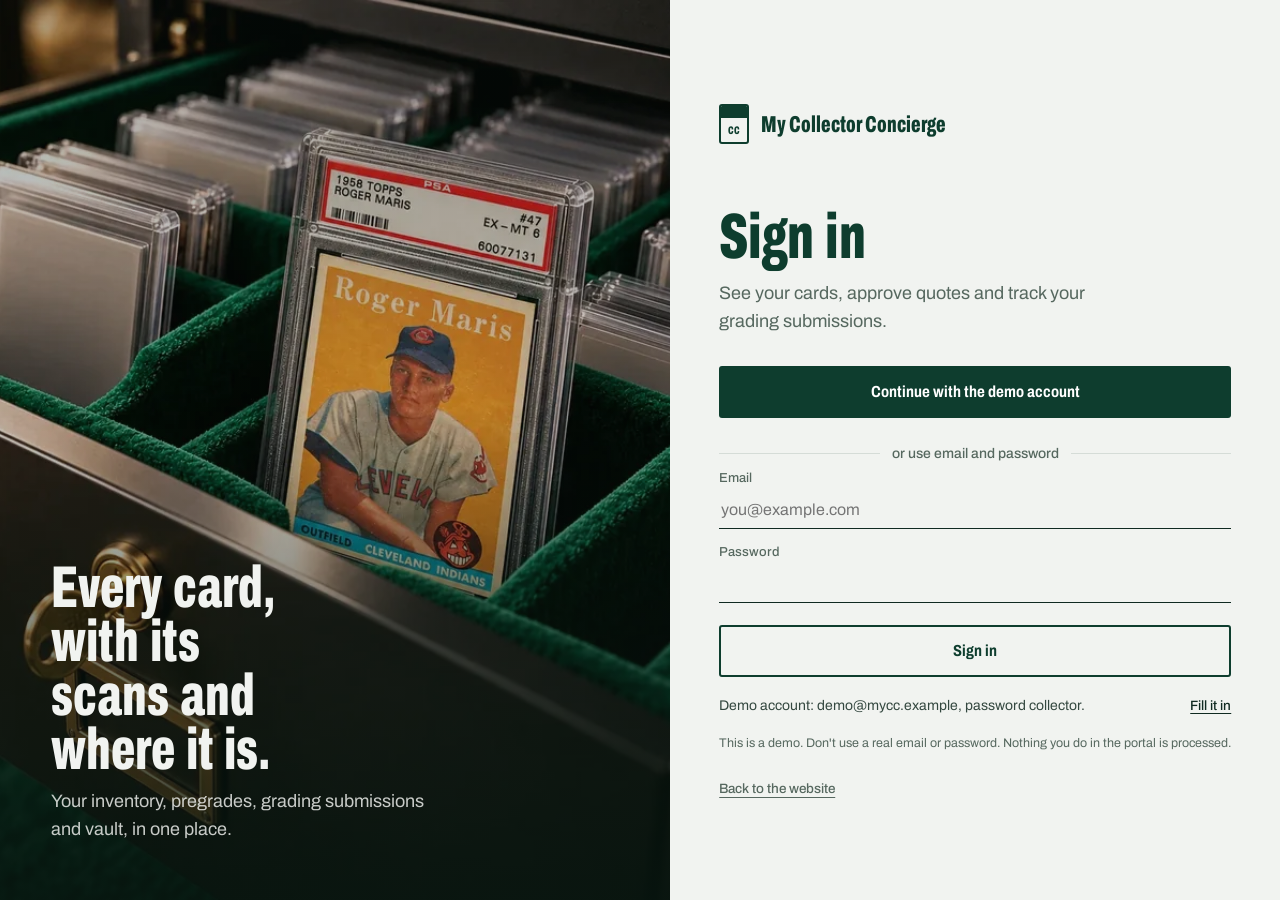
<file: portal.html>
<!doctype html>
<html lang="en">
<head>
<meta charset="utf-8">
<meta name="viewport" content="width=device-width, initial-scale=1, viewport-fit=cover">
<title>My CC Collector Portal</title>
<meta name="description" content="From the moment your cards arrive to the day they come home, we help you know what you have and decide what comes next.">
<meta name="theme-color" content="#0B1F17">
<link rel="icon" href="img/favicon.svg" type="image/svg+xml">
<link rel="preconnect" href="https://fonts.googleapis.com">
<link rel="preconnect" href="https://fonts.gstatic.com" crossorigin>
<link href="https://fonts.googleapis.com/css2?family=Archivo:wdth,wght@62..125,100..900&display=swap" rel="stylesheet">
<link rel="stylesheet" href="assets/site.css">
</head>
<body class="portal-page">
<div class="login" id="login" hidden>
  <div class="login-art"><img src="img/maris.webp" alt="" fetchpriority="high">
    <div class="login-cap"><h2>Every card, with its scans and where it is.</h2><p>Your inventory, pregrades, grading submissions and vault, in one place.</p></div></div>
  <div class="login-panel">
    <a class="brand" href="./"><span class="mark" aria-hidden="true"><span>CC</span></span><b>My Collector Concierge</b></a>
    <h1>Sign in</h1>
    <p class="lede">See your cards, approve quotes and track your grading submissions.</p>
    <button class="btn btn-ink" type="button" id="demo-in">Continue with the demo account</button>
    <div class="or">or use email and password</div>
    <form class="lform" id="login-form" novalidate>
      <label for="l-email">Email<input class="in" id="l-email" type="email" autocomplete="off" placeholder="you@example.com"></label>
      <label for="l-pass">Password<input class="in" id="l-pass" type="password" autocomplete="off"></label>
      <p class="lerr" id="l-err" role="alert" hidden></p>
      <button class="btn btn-line" type="submit">Sign in</button>
    </form>
    <div class="hint"><span>Demo account: demo@mycc.example, password collector.</span><button type="button" id="fill-demo">Fill it in</button></div>
    <p class="login-fine">This is a demo. Don't use a real email or password. Nothing you do in the portal is processed.</p>
    <a class="back-link" href="./">Back to the website</a>
  </div>
</div>

<div id="app-shell" hidden>
  <header class="pbar">
    <a class="brand" href="./"><span class="mark" aria-hidden="true"><span>CC</span></span><b>My Collector Concierge</b></a>
    <span class="pbar-mid"><b>JB's collection</b>, demo collector account</span>
    <span class="pbar-end"><a href="./">Back to website</a><button type="button" id="sign-out">Sign out</button></span>
  </header>
  <div class="app">
    <div class="app-side" role="tablist" aria-label="Portal sections">
      <div class="who">JB's collection<small id="who-plan">Bronze member</small></div>
      <button class="tab" type="button" role="tab" id="tab-overview" aria-controls="view" data-tab="overview">Overview</button>
      <button class="tab" type="button" role="tab" id="tab-collection" aria-controls="view" data-tab="collection">My collection <span class="count num" id="c-cards"></span></button>
      <button class="tab" type="button" role="tab" id="tab-subs" aria-controls="view" data-tab="subs">Submissions <span class="count num" id="c-subs"></span></button>
      <button class="tab" type="button" role="tab" id="tab-reqs" aria-controls="view" data-tab="reqs">Service requests <span class="count num" id="c-reqs"></span></button>
      <button class="tab" type="button" role="tab" id="tab-billing" aria-controls="view" data-tab="billing">Vault &amp; billing</button>
      <div class="side-foot"><span>Concept preview. Card values and grading details come from supplied inventories; service rates follow the pricing menu.</span><button type="button" id="reset">Reset demo actions</button></div>
    </div>
    <div class="app-main" id="view" role="tabpanel" tabindex="-1"></div>
  </div>
</div>

<div class="viewer" id="viewer" hidden role="dialog" aria-modal="true" aria-labelledby="vw-h">
  <div class="vw-back" data-close></div>
  <div class="vw-panel">
    <button class="vw-x" type="button" data-close>Close</button>
    <div class="vw-media">
      <div class="flipwrap" id="vw-flipwrap"><div class="flipper" id="vw-flip"><img class="fr" id="vw-f" alt=""><img class="bk" id="vw-b" alt=""></div></div>
      <div class="vw-none" id="vw-none" hidden>No scan of this card in the demo. Its record is complete.</div>
      <button class="vw-turn" type="button" id="vw-turn">Turn it over</button>
    </div>
    <div class="vw-info">
      <span class="eyebrow" id="vw-k"></span>
      <h3 id="vw-h"></h3>
      <p class="set" id="vw-set"></p>
      <dl class="terms" id="vw-dl"></dl>
      <div class="vw-note" id="vw-note" hidden></div>
      <div class="acts"><button class="btn btn-dark btn-sm" type="button" id="vw-req">Request a service for this card</button></div>
      <div class="vw-nav"><button class="btn btn-line btn-sm" type="button" id="vw-prev">Previous</button><span class="num" id="vw-pos"></span><button class="btn btn-line btn-sm" type="button" id="vw-next">Next</button></div>
    </div>
  </div>
</div>

<div class="toast" id="toast" role="status" aria-live="polite"></div>

<script src="assets/data.js"></script>
<script src="assets/common.js"></script>
<script src="assets/portal.js"></script>
</body>
</html>
</file>
<file: assets/site.css>
/* My Collector Concierge
   Direction: the grading slab and the back of a sports card. The hero headline sits in a slab label over the velvet case;
   price tables read like the stat lines on a card back. One variable family (Archivo): extra-condensed heavy for headlines,
   regular for reading, expanded for figures. Card-stock white, velvet green, foil gold used sparingly. */
:root{
  --stock:#F1F3F0;      /* page: cool card stock */
  --label:#FFFFFF;      /* slab label white */
  --velvet:#0E3D2E;     /* from the case photography */
  --velvet-d:#082A1F;   /* deep velvet for dark bands */
  --text:#102A21;       /* body text, deep green */
  --foil:#E1B53C;       /* foil gold: primary button, highlights on dark */
  --silver:#C9D1CC;     /* aluminum: rules */
  /* derived tokens used across components */
  --night:var(--velvet-d);--bottle:var(--velvet);--paper:var(--stock);--sheet:#F7F8F6;--card:var(--label);
  --ink:var(--text);--ink-2:#33473F;--soft:#56685F;
  --brass:#7E6210;--brass-l:var(--foil);--brass-h:#EDC757;
  --rule:#D5DCD7;--rule-d:rgba(241,243,240,.18);--mist:#A6BAB0;--paper-a:rgba(241,243,240,.82);--shade:rgba(5,24,17,.86);
  --ok:#2F7A54;--info:#2F5F86;--warn:#9A6408;--crit:#B03A2E;
  --ok-bg:#DFEDE5;--info-bg:#DEE8F1;--warn-bg:#F5EAD3;--gold-bg:#F3EAD0;--gray-bg:#E7EBE8;
  --serif:"Archivo","Arial Narrow","Helvetica Neue",Arial,sans-serif;
  --sans:"Archivo","Helvetica Neue",Helvetica,Arial,sans-serif;
  --cond:62%; --semi:80%; --wide:118%;
  --g:clamp(20px,5vw,64px);
  --max:1240px;
  color-scheme:light;
}
*{box-sizing:border-box}
html{scroll-behavior:smooth;scroll-padding-top:80px;-webkit-text-size-adjust:100%;background:var(--stock)}
body{margin:0;background:var(--stock);color:var(--text);font-family:var(--sans);font-size:18px;line-height:1.55;-webkit-font-smoothing:antialiased;overflow-x:hidden}
img{max-width:100%;display:block}
a{color:inherit}
h1,h2,h3,h4{font-family:var(--sans);font-stretch:var(--cond);font-weight:800;margin:0;line-height:.95;letter-spacing:0;text-wrap:balance}
p{margin:0}
button{color:inherit;font-family:inherit}
.wrap{max-width:var(--max);margin:0 auto;padding-left:max(var(--g),env(safe-area-inset-left,0px));padding-right:max(var(--g),env(safe-area-inset-right,0px))}
.num{font-variant-numeric:tabular-nums lining-nums}
[hidden]{display:none!important}
.sr{position:absolute;width:1px;height:1px;overflow:hidden;clip:rect(0 0 0 0);white-space:nowrap}
:focus-visible{outline:3px solid var(--foil);outline-offset:2px}
@media (prefers-reduced-motion:reduce){html{scroll-behavior:auto}*{transition:none!important;animation:none!important}}
.sans{font-family:var(--sans)}
.eyebrow{font:600 15px var(--sans);color:var(--brass)}
.dark .eyebrow{color:var(--foil)}

/* buttons */
.btn{display:inline-flex;align-items:center;justify-content:center;gap:10px;font:700 16px/1 var(--sans);font-stretch:var(--semi);padding:16px 22px;border-radius:3px;border:2px solid transparent;cursor:pointer;text-decoration:none;transition:background .15s,color .15s,border-color .15s;white-space:nowrap}
.btn-brass{background:var(--foil);color:var(--velvet-d)}
.btn-brass:hover{background:var(--brass-h)}
.btn-ink,.btn-dark{background:var(--velvet);color:var(--label)}
.btn-ink:hover,.btn-dark:hover{background:var(--velvet-d)}
.btn-line{border-color:var(--velvet);color:var(--velvet);background:none}.btn-line:hover{background:var(--velvet);color:var(--label)}
.btn-ghost{border-color:rgba(241,243,240,.5);color:var(--label);background:none}.btn-ghost:hover{border-color:var(--label)}
.btn-sm{padding:10px 14px;font-size:14px}
.btn[disabled]{opacity:.4;pointer-events:none}
.textlink{font:600 16px var(--sans);color:inherit;text-decoration:underline;text-underline-offset:5px;text-decoration-thickness:2px;text-decoration-color:var(--foil)}

/* header */
body::before{content:"";position:fixed;inset:0 0 auto;height:env(safe-area-inset-top,0px);z-index:41;background:var(--label)}
.mast{position:sticky;top:env(safe-area-inset-top,0px);z-index:40;background:var(--label);border-bottom:1px solid var(--rule)}
.mast-row{display:flex;align-items:center;justify-content:space-between;gap:24px;height:68px}
.brand{display:flex;align-items:center;gap:12px;text-decoration:none;color:var(--velvet)}
.brand .mark{width:30px;height:40px;border:2px solid var(--velvet);border-radius:3px;display:grid;grid-template-rows:12px 1fr;overflow:hidden;flex-shrink:0}
.brand .mark::before{content:"";background:var(--velvet)}
.brand .mark span{display:grid;place-items:center;font:800 11px/1 var(--sans);font-stretch:var(--cond);letter-spacing:.02em}
.brand b{font:800 23px/1 var(--sans);font-stretch:var(--cond)}
.mast nav{display:flex;gap:28px;font:500 16px var(--sans)}
.mast nav a{text-decoration:none;color:var(--ink-2)}
.mast nav a:hover{color:var(--velvet);text-decoration:underline;text-underline-offset:6px;text-decoration-thickness:2px;text-decoration-color:var(--foil)}
.mast-end{display:flex;gap:14px;align-items:center}
.mast-end .btn{padding:11px 16px;font-size:15px}
.menu{display:none;background:none;border:2px solid var(--velvet);color:var(--velvet);font:700 15px var(--sans);padding:8px 12px;border-radius:3px;cursor:pointer}
.drawer{display:none}
@media (max-width:1000px){
  .mast nav{display:none}
  .menu{display:block}
  .drawer{position:absolute;inset:68px 0 auto;background:var(--label);padding:6px max(var(--g),env(safe-area-inset-right,0px)) 22px max(var(--g),env(safe-area-inset-left,0px));border-bottom:1px solid var(--rule);flex-direction:column}
  .drawer.open{display:flex}
  .drawer a{font:800 30px/1.4 var(--sans);font-stretch:var(--cond);text-decoration:none;color:var(--velvet)}
}
@media (max-width:620px){.mast-end .btn-line{display:none}.brand b{font-size:20px}}
@media (max-width:420px){.mast-end .btn-brass{display:none}}

/* hero: the slab label over the velvet case */
.hero{position:relative;background:var(--velvet-d);min-height:clamp(600px,84vh,820px);display:flex;align-items:flex-end;overflow:hidden}
.hero-photo{position:absolute;inset:0}
.hero-photo img{width:100%;height:100%;object-fit:cover;object-position:62% 46%;animation:settle 2.4s cubic-bezier(.2,.7,.2,1) both}
@keyframes settle{from{transform:scale(1.06)}to{transform:scale(1)}}
.hero-photo::after{content:"";position:absolute;inset:0;background:linear-gradient(90deg,rgba(5,24,17,.55),rgba(5,24,17,0) 55%)}
.hero .wrap{position:relative;z-index:1;width:100%;padding-block:clamp(28px,6vh,64px)}
.slab{background:var(--label);color:var(--velvet);max-width:720px;border-radius:4px;box-shadow:0 30px 60px rgba(0,0,0,.35),0 0 0 6px rgba(241,243,240,.18)}
.slab-band{display:flex;justify-content:space-between;gap:16px;background:var(--velvet);color:var(--label);padding:9px 20px;font:700 13px/1.2 var(--sans);font-stretch:var(--wide);letter-spacing:.06em;border-radius:4px 4px 0 0}
.slab-body{display:grid;grid-template-columns:minmax(0,1fr) auto;gap:12px 28px;padding:24px 24px 26px}
.slab h1{font-size:clamp(3.4rem,8vw,6.4rem);line-height:.9;color:var(--velvet)}
.slab-grade{display:grid;align-content:start;justify-items:center;gap:6px;padding-top:4px}
.slab-grade b{width:84px;height:84px;display:grid;place-items:center;border:3px solid var(--velvet);border-radius:3px;font:900 54px/1 var(--sans);font-stretch:var(--cond)}
.slab-grade span{font:700 12px var(--sans);font-stretch:var(--wide);letter-spacing:.06em;text-align:center}
.barcode{height:30px;width:84px;background:repeating-linear-gradient(90deg,var(--velvet) 0 2px,transparent 2px 4px,var(--velvet) 4px 5px,transparent 5px 8px,var(--velvet) 8px 11px,transparent 11px 12px)}
.slab-sub{grid-column:1/-1;font-size:19px;color:var(--ink-2);max-width:46ch}
.slab-acts{grid-column:1/-1;display:flex;gap:18px;align-items:center;flex-wrap:wrap;margin-top:6px}
@media (max-width:720px){
  .hero{display:block;min-height:0;background:var(--stock)}
  .hero-photo{position:relative;height:clamp(260px,62vw,420px)}
  .hero-photo::after{display:none}
  .hero .wrap{margin-top:-56px;padding-block:0 28px}
  .slab-body{grid-template-columns:minmax(0,1fr);padding:20px 18px 22px}
  .slab-grade{display:none}
  .slab-band{padding:8px 16px;font-size:11.5px}
}

/* stat line: the back of the card */
.statline{background:var(--label);border-bottom:1px solid var(--rule)}
.statline .wrap{padding-block:28px 30px;display:grid;grid-template-columns:minmax(0,1.2fr) repeat(4,minmax(0,1fr));align-items:end;gap:0}
.statline .note{font-size:16px;color:var(--ink-2);padding-right:28px;max-width:30ch}
.stat{padding:0 20px;border-left:1px solid var(--rule)}
.stat span{display:block;font:600 14px var(--sans);color:var(--soft);margin-bottom:6px}
.stat strong{display:block;font:800 clamp(32px,3.6vw,46px)/1 var(--sans);font-stretch:var(--wide);color:var(--velvet)}
@media (max-width:900px){.statline .wrap{grid-template-columns:1fr 1fr;row-gap:22px}.statline .note{grid-column:1/-1;padding:0;max-width:none}.stat:nth-of-type(odd){border-left:0;padding-left:0}}

/* sections */
.sec{padding-block:clamp(80px,10vw,128px)}
.sec-head{display:grid;grid-template-columns:minmax(0,1.2fr) minmax(0,1fr);gap:20px 56px;align-items:end;margin-bottom:clamp(36px,5vw,64px)}
.sec-head h2{font-size:clamp(2.8rem,6vw,5rem);color:var(--velvet)}
.sec-head p{color:var(--ink-2);max-width:46ch;font-size:18.5px}
.dark .sec-head h2{color:var(--label)}
.dark .sec-head p{color:var(--paper-a)}
@media (max-width:820px){.sec-head{grid-template-columns:minmax(0,1fr)}}

/* how it works: a real sequence, so it is numbered */
.steps{list-style:none;margin:0;padding:0;display:grid;grid-template-columns:repeat(4,minmax(0,1fr));border-top:3px solid var(--velvet)}
.steps li{padding:22px 22px 4px 0;display:grid;gap:12px;align-content:start}
.steps li+li{padding-left:22px;border-left:1px solid var(--rule)}
.steps .n{font:900 88px/.8 var(--sans);font-stretch:var(--cond);color:var(--velvet)}
.steps h3{font-size:30px;color:var(--velvet)}
.steps p{color:var(--ink-2);font-size:16.5px}
.steps .get{font-size:15px;color:var(--text);border-top:1px solid var(--rule);padding-top:10px;margin-top:4px}
.steps .get b{font-weight:700}
@media (max-width:960px){.steps{grid-template-columns:1fr 1fr}.steps li:nth-child(3){padding-left:0;border-left:0}.steps li:nth-child(n+3){border-top:1px solid var(--rule);margin-top:18px}}
@media (max-width:560px){.steps{grid-template-columns:minmax(0,1fr)}.steps li+li{padding-left:0;border-left:0;border-top:1px solid var(--rule);margin-top:14px}}

/* about */
.about{background:var(--label)}
.about-grid{display:grid;grid-template-columns:minmax(0,1fr) minmax(0,1.1fr);gap:clamp(32px,6vw,88px);align-items:center}
.about-photo img{width:100%;aspect-ratio:1/1;object-fit:cover;border-radius:4px}
.about h2{font-size:clamp(2.8rem,5.6vw,4.8rem);color:var(--velvet);margin-bottom:24px}
.about .lead{font-size:clamp(21px,2vw,24px);line-height:1.45;color:var(--text);max-width:34ch}
.about p+p{margin-top:16px}
.about .body{color:var(--ink-2);max-width:52ch}
.promise-line{margin-top:28px;padding-top:18px;border-top:3px solid var(--velvet);font:700 19px/1.35 var(--sans);color:var(--velvet);max-width:44ch}
@media (max-width:820px){.about-grid{grid-template-columns:minmax(0,1fr)}}

/* services as a card-back stat table */
.cardback{width:100%;border-collapse:collapse;background:var(--label);border:2px solid var(--velvet);border-radius:4px;overflow:hidden}
.cardback thead th{background:var(--velvet);color:var(--label);font:700 13.5px var(--sans);font-stretch:var(--wide);letter-spacing:.04em;text-align:left;padding:11px 16px}
.cardback td,.cardback tbody th{padding:18px 16px;border-top:1px solid var(--rule);vertical-align:top;text-align:left}
.cardback tbody tr:nth-child(even){background:#F7F9F7}
.cardback tbody th{font:800 26px/1 var(--sans);font-stretch:var(--cond);color:var(--velvet);width:22%}
.cardback td{font-size:16px;color:var(--ink-2)}
.cardback .fee{font:800 22px/1.1 var(--sans);font-stretch:var(--wide);color:var(--velvet);white-space:nowrap}
.cardback .fee small{display:block;font:500 13.5px/1.35 var(--sans);font-stretch:100%;color:var(--soft);white-space:normal;margin-top:4px}
.cardback .mem{white-space:nowrap}
.tw-x{overflow-x:auto}
@media (max-width:760px){
  .cardback thead{display:none}
  .cardback,.cardback tbody,.cardback tr,.cardback td,.cardback tbody th{display:block;width:auto}
  .cardback tr{padding:16px;border-top:1px solid var(--rule)}
  .cardback td,.cardback tbody th{border:0;padding:4px 0}
  .cardback .mem::before{content:"Members: ";font-weight:600}
}
.photos{display:grid;grid-template-columns:repeat(3,minmax(0,1fr));gap:18px;margin-top:clamp(36px,5vw,56px)}
.photos figure{margin:0;display:grid;gap:10px}
.photos .wide{grid-column:span 2}
.photos img{width:100%;height:100%;object-fit:cover;border-radius:4px;aspect-ratio:1/1}
.photos .wide img{aspect-ratio:auto;height:100%;max-height:520px}
.photos .pairimg{display:grid;grid-template-columns:1fr 1fr;gap:10px;aspect-ratio:1/1}
.photos .pairimg img{aspect-ratio:auto}
figcaption{font:400 15px/1.45 var(--sans);color:var(--soft)}
figcaption b{color:var(--text);font-weight:700}
@media (max-width:820px){.photos{grid-template-columns:1fr 1fr}.photos .wide{grid-column:1/-1}}
@media (max-width:520px){.photos{grid-template-columns:minmax(0,1fr)}}
.handles{margin-top:28px;font:700 18px var(--sans);color:var(--velvet)}

/* from the vault */
.case{background:radial-gradient(100% 80% at 15% 0%,#145140 0%,transparent 60%),var(--velvet-d);color:var(--label);padding-block:clamp(80px,10vw,120px) clamp(60px,8vw,90px);overflow:hidden}
.case-top{display:flex;justify-content:space-between;align-items:flex-end;gap:20px;flex-wrap:wrap;margin-bottom:26px}
.chips{display:flex;gap:8px;flex-wrap:wrap}
.chip{font:600 15px var(--sans);padding:9px 14px;border:2px solid rgba(241,243,240,.35);background:none;color:var(--label);cursor:pointer;border-radius:3px}
.chip:hover{border-color:var(--label)}
.chip[aria-pressed="true"]{background:var(--foil);border-color:var(--foil);color:var(--velvet-d)}
.arrows{display:flex;gap:8px}
.arrow{width:46px;height:46px;border:2px solid rgba(241,243,240,.35);background:none;color:var(--label);font:600 20px/1 var(--sans);cursor:pointer;border-radius:3px}
.arrow:hover{border-color:var(--label)}
.tray{display:flex;gap:clamp(18px,2.4vw,28px);overflow-x:auto;scroll-snap-type:x mandatory;padding:8px max(var(--g),env(safe-area-inset-right,0px)) 24px max(var(--g),env(safe-area-inset-left,0px));scrollbar-width:thin;scrollbar-color:rgba(225,181,60,.5) transparent;scroll-padding-left:max(var(--g),env(safe-area-inset-left,0px))}
.wide-tray{max-width:calc(var(--max) + 400px);margin:0 auto}
.piece{flex:0 0 auto;scroll-snap-align:start;width:clamp(200px,21vw,240px);background:none;border:0;padding:0;cursor:pointer;text-align:left;color:var(--text);display:grid;gap:14px}
.piece .stand{height:clamp(270px,29vw,330px);display:grid;place-items:end center}
.piece img{max-height:100%;max-width:100%;width:auto;height:auto;object-fit:contain;filter:drop-shadow(0 16px 22px rgba(0,0,0,.45));transition:transform .3s cubic-bezier(.2,.7,.2,1)}
.piece:hover img,.piece:focus-visible img{transform:translateY(-6px)}
.tag{background:var(--label);border-radius:3px;overflow:hidden;display:grid;gap:2px;padding:0 12px 12px;box-shadow:0 10px 24px rgba(0,0,0,.3)}
.tag .row{display:flex;justify-content:space-between;gap:10px;margin:0 -12px 8px;padding:6px 12px;background:var(--velvet);color:var(--label);font:700 12px var(--sans);font-stretch:var(--wide)}
.tag b{font:800 21px/1.05 var(--sans);font-stretch:var(--cond);color:var(--velvet)}
.tag span{font:400 13.5px/1.35 var(--sans);color:var(--ink-2);display:-webkit-box;-webkit-line-clamp:2;-webkit-box-orient:vertical;overflow:hidden}
.tag span:last-child{font-weight:700;color:var(--velvet)}
.case-foot{display:flex;justify-content:space-between;gap:20px;flex-wrap:wrap;align-items:center;margin-top:14px;font:400 15px var(--sans);color:var(--mist)}

/* pricing */
.pricing{background:var(--label)}
.plans{min-width:640px}
.plans td,.plans tbody th{vertical-align:middle}
.plans td{font:700 19px var(--sans);font-stretch:var(--wide);color:var(--velvet)}
.plans .extra td{font:400 15.5px var(--sans);color:var(--ink-2)}
.fine-print{margin-top:14px;font-size:15px;color:var(--soft);max-width:70ch}

/* portal teaser */
.teaser-band{background:var(--velvet);color:var(--label)}
.teaser{display:grid;grid-template-columns:minmax(0,1fr) minmax(0,1.35fr);gap:clamp(32px,5vw,72px);align-items:center}
.teaser h2{font-size:clamp(2.8rem,5.6vw,4.8rem);margin:0 0 18px;color:var(--label)}
.teaser p{color:var(--paper-a);max-width:40ch}
.ticks{list-style:none;padding:0;margin:24px 0 30px;display:grid;gap:12px;font:500 16.5px/1.45 var(--sans);color:var(--label)}
.ticks li{display:grid;grid-template-columns:22px minmax(0,1fr);gap:10px}
.ticks li::before{content:"";width:14px;height:8px;border-left:3px solid var(--foil);border-bottom:3px solid var(--foil);transform:rotate(-45deg);margin-top:6px}
.teaser-shot{display:block;border-radius:4px;overflow:hidden;box-shadow:0 30px 70px rgba(0,0,0,.4);border:6px solid rgba(241,243,240,.14);min-width:0}
.teaser-shot img{width:100%;height:auto}
.demo-note{font:400 14.5px var(--sans);color:var(--mist);margin-top:14px;display:block}
@media (max-width:900px){.teaser{grid-template-columns:minmax(0,1fr)}}

/* before you ship */
.faq{display:grid;grid-template-columns:repeat(2,minmax(0,1fr));gap:0 clamp(32px,5vw,72px)}
.faq div{padding:20px 0;border-top:1px solid var(--rule)}
.faq h3{font-size:26px;color:var(--velvet);margin-bottom:8px}
.faq p{color:var(--ink-2);font-size:16.5px;max-width:52ch}
@media (max-width:820px){.faq{grid-template-columns:minmax(0,1fr)}}

/* close and footer */
.close{background:var(--velvet-d);color:var(--label);padding-block:clamp(80px,11vw,140px) 0}
.close .row{display:flex;justify-content:space-between;align-items:flex-end;gap:32px;flex-wrap:wrap}
.close h2{font-size:clamp(3.4rem,9vw,8rem);line-height:.86;max-width:10ch}
.close .row p{max-width:34ch;color:var(--paper-a);margin-bottom:20px}
.foot{margin-top:clamp(64px,9vw,110px);border-top:1px solid var(--rule-d);padding:26px 0 calc(36px + env(safe-area-inset-bottom,0px));display:flex;justify-content:space-between;gap:20px;flex-wrap:wrap;font:400 14.5px var(--sans);color:var(--mist)}
.foot .brand{color:var(--label)}
.foot .brand .mark{border-color:var(--label)}
.foot .brand .mark::before{background:var(--label)}

.toast{position:fixed;left:50%;bottom:calc(24px + env(safe-area-inset-bottom,0px));transform:translate(-50%,16px);background:var(--velvet-d);color:var(--label);padding:12px 18px;font:600 15px var(--sans);opacity:0;pointer-events:none;transition:opacity .2s,transform .25s;z-index:80;max-width:calc(100vw - 32px);border-radius:3px}
.toast.show{opacity:1;transform:translate(-50%,0)}


/* ===== components: estimate, portal, card viewer, sign-in ===== */
/* estimate */
.estimate{margin-top:clamp(80px,10vw,130px);display:grid;grid-template-columns:minmax(0,1.35fr) minmax(0,1fr);gap:clamp(32px,5vw,72px);align-items:start}
@media (max-width:1000px){.estimate{grid-template-columns:minmax(0,1fr)}}
@media (max-width:600px){.f-row.stack{grid-template-columns:minmax(0,1fr)}.toggle button{padding:10px 12px}}
.est-h{grid-column:1/-1;display:flex;justify-content:space-between;align-items:end;gap:24px;flex-wrap:wrap;border-bottom:1px solid var(--ink);padding-bottom:18px}
.est-h h3{font-size:clamp(2.2rem,4vw,3.4rem);font-weight:300}
.est-h p{font:400 15px var(--sans);color:var(--soft);max-width:44ch}
.f-row{display:grid;grid-template-columns:minmax(0,1fr) auto;gap:8px 24px;align-items:center;padding:20px 0;border-bottom:1px solid var(--rule)}
.f-row .t{font-size:19px}
.f-row .d{font:400 14px/1.5 var(--sans);color:var(--soft);margin-top:2px}
.f-row .d s{opacity:.55}
.f-group{font:500 12.5px var(--sans);color:var(--brass);padding:34px 0 4px;letter-spacing:.06em;text-transform:uppercase}
.toggle{display:inline-flex;border:1px solid var(--ink)}
.toggle button{font:500 14px var(--sans);padding:10px 16px;border:0;background:none;cursor:pointer;color:var(--ink)}
.toggle button[aria-pressed="true"]{background:var(--ink);color:var(--paper)}
.count-in{display:flex;align-items:baseline;gap:10px}
.count-in input{width:150px;text-align:right;font:300 46px/1 var(--serif);border:0;border-bottom:1px solid var(--ink);background:none;color:var(--ink);padding:0 0 4px;-moz-appearance:textfield}
.count-in input::-webkit-inner-spin-button{-webkit-appearance:none}
.count-in span{font:400 14px var(--sans);color:var(--soft)}
input[type=range].slider{grid-column:1/-1;width:100%;-webkit-appearance:none;appearance:none;height:2px;background:linear-gradient(90deg,var(--ink) var(--p,2%),var(--rule) var(--p,2%));margin:14px 0 4px}
input[type=range].slider::-webkit-slider-thumb{-webkit-appearance:none;width:18px;height:18px;border-radius:50%;background:var(--paper);border:1.5px solid var(--ink);cursor:pointer}
input[type=range].slider::-moz-range-thumb{width:16px;height:16px;border-radius:50%;background:var(--paper);border:1.5px solid var(--ink);cursor:pointer}
.presets{grid-column:1/-1;display:flex;gap:18px;flex-wrap:wrap;font:400 14px var(--sans)}
.presets button{background:none;border:0;padding:4px 0;cursor:pointer;color:var(--soft);font:inherit;border-bottom:1px solid transparent}
.presets button[aria-pressed="true"]{color:var(--ink);border-color:var(--ink)}
.tierlist{display:grid;border-top:1px solid var(--rule)}
.tierrow{display:grid;grid-template-columns:28px 1.1fr 1fr 1fr auto;gap:12px;align-items:baseline;padding:16px 0;border:0;border-bottom:1px solid var(--rule);background:none;text-align:left;cursor:pointer;font:400 15px var(--sans);color:var(--ink)}
.tierrow .dot{width:14px;height:14px;border-radius:50%;border:1.5px solid var(--ink);align-self:center}
.tierrow[aria-pressed="true"] .dot{background:var(--ink);box-shadow:inset 0 0 0 3px var(--sheet)}
.tierrow .nm{font:400 23px var(--serif)}
.tierrow .nm em{display:block;font:italic 400 14px var(--serif);color:var(--brass)}
.tierrow .m{color:var(--soft)}
.tierrow .you{font:400 20px var(--serif);text-align:right}
.tierrow .you span{font:400 13px var(--sans);color:var(--soft)}
.tierrow:hover .nm{text-decoration:underline;text-underline-offset:5px;text-decoration-thickness:1px}
@media (max-width:600px){.tierrow{grid-template-columns:24px 1fr auto}.tierrow .m{display:none}}
.step-in{display:inline-flex;align-items:center;border-bottom:1px solid var(--ink)}
.step-in button{width:34px;height:34px;border:0;background:none;font:300 22px var(--sans);cursor:pointer;color:var(--ink)}
.step-in button:hover{color:var(--brass)}
.step-in input{width:54px;border:0;background:none;text-align:center;font:400 20px var(--serif);color:var(--ink);-moz-appearance:textfield}
.step-in input::-webkit-inner-spin-button{-webkit-appearance:none}
select.sel{font:400 14.5px var(--sans);padding:8px 2px;border:0;border-bottom:1px solid var(--ink);background:none;color:var(--ink);max-width:100%}
.slip{position:sticky;top:96px;background:var(--card);padding:34px 30px 30px;box-shadow:0 1px 0 var(--rule),0 24px 50px rgba(27,29,25,.08);
  -webkit-mask:radial-gradient(circle 6px at 50% 0,transparent 98%,#000) 0 0/16px 100% repeat-x;mask:radial-gradient(circle 6px at 50% 0,transparent 98%,#000) 0 0/16px 100% repeat-x}
@media (max-width:1000px){.slip{position:static}}
.slip .k{font:500 12.5px var(--sans);color:var(--brass);letter-spacing:.06em;text-transform:uppercase}
.slip h4{font-size:30px;font-weight:350;margin:6px 0 4px}
.slip .big{font:300 54px/1 var(--serif);margin-top:14px}
.slip .big small{font:400 14px var(--sans);color:var(--soft)}
.slip .sm{font:400 13.5px var(--sans);color:var(--soft);margin-top:6px}
.slip table{width:100%;border-collapse:collapse;font:400 14.5px var(--sans);margin-top:20px}
.slip td{padding:8px 0;border-top:1px dotted var(--rule);vertical-align:top}
.slip td+td{text-align:right;white-space:nowrap;padding-left:12px}
.slip .h td{font-weight:500;color:var(--brass);font-size:12.5px;padding-top:20px;border-top:1px solid var(--ink)}
.slip .muted td{color:var(--soft)}
.slip .tot td{border-top:1px solid var(--ink);font-weight:500}
.slip .grand{display:flex;justify-content:space-between;align-items:baseline;border-top:2px solid var(--ink);margin-top:18px;padding-top:14px;gap:12px}
.slip .grand span{font:400 14px var(--sans);color:var(--soft)}
.slip .grand strong{font:400 36px var(--serif)}
.slip .btn{width:100%;margin-top:22px;white-space:normal;text-align:center}
.slip .linkish{background:none;border:0;padding:0;margin-top:14px;font:500 14px var(--sans);color:var(--ink);text-decoration:underline;text-underline-offset:4px;cursor:pointer}
.slip .fine{font:400 12.5px/1.55 var(--sans);color:var(--soft);margin-top:16px}
.r-meter{height:2px;background:var(--rule);margin:2px 0 4px}.r-meter i{display:block;height:100%;background:var(--brass)}


/* portal */
.portal{background:var(--bottle);color:var(--paper);padding-block:clamp(96px,12vw,160px)}
.portal .title p{color:var(--paper-a)}
.demo-note{font:400 14px var(--sans);color:var(--mist);margin-top:12px;display:block}
.frame{background:var(--paper);color:var(--ink);box-shadow:0 40px 90px rgba(0,0,0,.35)}
.frame-top{display:flex;justify-content:space-between;align-items:center;gap:12px;padding:12px 18px;border-bottom:1px solid var(--rule);font:400 13px var(--sans);color:var(--soft)}
.app{display:grid;grid-template-columns:220px minmax(0,1fr);height:760px;font-family:var(--sans);font-size:15px}
.app-side{background:var(--night);color:var(--paper);padding:20px 12px;display:flex;flex-direction:column;gap:2px;min-width:0}
.app-side .who{padding:4px 10px 20px;font:italic 400 19px var(--serif)}
.app-side .who small{display:block;font:400 12.5px var(--sans);font-style:normal;color:var(--mist);margin-top:4px}
.tab{display:flex;align-items:center;justify-content:space-between;gap:8px;text-align:left;font:400 14.5px var(--sans);padding:10px;border:0;background:none;cursor:pointer;color:rgba(243,238,228,.72);border-left:2px solid transparent}
.tab:hover{color:var(--paper)}
.tab[aria-selected="true"]{color:var(--paper);border-left-color:var(--brass-l);background:rgba(243,238,228,.06)}
.tab .count{font-size:12px;color:var(--mist)}
.side-foot{margin-top:auto;font-size:12px;color:var(--mist);padding:12px 10px 0;border-top:1px solid var(--rule-d);display:grid;gap:8px}
.side-foot button{background:none;border:0;padding:0;color:var(--brass-l);font:500 12.5px var(--sans);cursor:pointer;text-align:left;text-decoration:underline}
.app-main{overflow-y:auto;padding:28px clamp(18px,3vw,36px);min-width:0;background:var(--paper)}
.vh{display:flex;justify-content:space-between;align-items:flex-end;gap:16px;flex-wrap:wrap;margin-bottom:22px;padding-bottom:16px;border-bottom:1px solid var(--ink)}
.vh h3{font-size:2.4rem;font-weight:350}
.vh p{color:var(--soft);font-size:14px;margin-top:4px}
@media (max-width:860px){
  .app{grid-template-columns:minmax(0,1fr);height:auto}
  .app-side{flex-direction:row;overflow-x:auto;padding:8px;align-items:center}
  .app-side .who,.side-foot{display:none}
  .tab{white-space:nowrap;flex-shrink:0;border-left:0;border-bottom:2px solid transparent}
  .tab[aria-selected="true"]{border-bottom-color:var(--brass-l)}
  .app-main{max-height:760px}
}
.ptiles{display:grid;grid-template-columns:repeat(4,minmax(0,1fr));gap:0;border-bottom:1px solid var(--rule);margin-bottom:18px}
.pt{padding:4px 18px 18px 0;min-width:0}
.pt+.pt{padding-left:18px;border-left:1px solid var(--rule)}
@media (max-width:1100px){.ptiles{grid-template-columns:1fr 1fr}.pt:nth-child(3){padding-left:0;border-left:0}.pt:nth-child(n+3){padding-top:14px;border-top:1px solid var(--rule)}}
.pt span{font-size:12.5px;color:var(--soft)}
.pt strong{display:block;font:300 2.1rem/1.05 var(--serif);margin-top:6px}
.pt small{font-size:12.5px;color:var(--soft)}
.next{border-left:3px solid var(--brass);background:var(--sheet);padding:14px 18px;display:flex;justify-content:space-between;align-items:center;gap:14px;flex-wrap:wrap;margin-bottom:18px}
.next b{display:block;font:400 1.35rem var(--serif)}
.next span{font-size:14px;color:var(--soft)}
.two{display:grid;grid-template-columns:minmax(0,1.3fr) minmax(0,1fr);gap:28px}
@media (max-width:1100px){.two{grid-template-columns:minmax(0,1fr)}}
.card-p h4{font-size:1.4rem;font-weight:400;margin-bottom:10px;padding-bottom:8px;border-bottom:1px solid var(--rule)}
.card-p .lede{font-size:13.5px;color:var(--soft);margin:-2px 0 12px}
.bars{display:grid;gap:10px}
.bar{display:grid;grid-template-columns:96px minmax(0,1fr) 88px;gap:10px;align-items:center;font-size:13px}
.bar .tr{display:grid;gap:3px}
.bar .tr i{display:block;height:7px;background:var(--bottle);min-width:2px}
.bar .tr i.v{background:var(--brass)}
.bar .lbl{color:var(--ink)}
.bar .val{text-align:right;color:var(--soft);font-size:12.5px}
.legend{display:flex;gap:16px;font-size:12px;color:var(--soft);margin-top:10px}
.legend i{display:inline-block;width:10px;height:7px;margin-right:6px;vertical-align:middle;background:var(--bottle)}
.legend i.v{background:var(--brass)}
.feed{list-style:none;margin:0;padding:0;display:grid;gap:12px}
.feed li{display:grid;grid-template-columns:10px minmax(0,1fr);gap:10px;font-size:14px}
.feed li::before{content:"";width:6px;height:6px;border-radius:50%;background:var(--brass);margin-top:7px}
.feed time{display:block;font-size:12px;color:var(--soft)}
.status{display:inline-flex;align-items:center;gap:6px;font-size:12px;font-weight:500;padding:3px 9px;border-radius:2px;white-space:nowrap;font-family:var(--sans)}
.status::before{content:"";width:6px;height:6px;border-radius:50%;background:currentColor}
.s-vault{background:var(--ok-bg);color:#1E5A40}.s-grader{background:var(--info-bg);color:var(--info)}.s-review{background:var(--warn-bg);color:var(--warn)}
.s-consign{background:var(--gold-bg);color:#7A5E20}.s-returned{background:var(--gray-bg);color:#5E655F}.s-done{background:var(--ok-bg);color:var(--ok)}
.toolbar{display:flex;gap:12px;flex-wrap:wrap;margin-bottom:12px;align-items:end}
.toolbar .in{flex:1 1 140px;font:400 14px var(--sans);padding:9px 2px;border:0;border-bottom:1px solid var(--ink);background:none;color:var(--ink);min-width:0}
.toolbar input.in{flex:3 1 220px}
.toolbar .toggle{flex:0 0 auto}
.toolbar .toggle button{padding:8px 12px;font-size:13px}
.result-line{display:flex;justify-content:space-between;gap:12px;flex-wrap:wrap;font-size:13px;color:var(--soft);margin:4px 0 12px}
.result-line button{background:none;border:0;padding:0;font:500 13px var(--sans);color:var(--ink);text-decoration:underline;cursor:pointer}
.tw{overflow-x:auto}
table.dt{width:100%;border-collapse:collapse;font-size:14px;min-width:720px}
table.dt th{text-align:left;font-weight:500;font-size:12.5px;color:var(--soft);padding:10px 12px 10px 0;border-bottom:1px solid var(--ink)}
table.dt td{padding:9px 12px 9px 0;border-bottom:1px solid var(--rule);vertical-align:middle}
table.dt tbody tr{cursor:pointer}
table.dt tbody tr:hover td{background:var(--sheet)}
table.dt .r{text-align:right}
.cc{display:flex;gap:12px;align-items:center;min-width:0}
.cc b{display:block;font-weight:500}.cc small{color:var(--soft);font-size:12.5px;display:block;max-width:44ch;overflow:hidden;text-overflow:ellipsis;white-space:nowrap}
.th{width:30px;height:42px;flex-shrink:0;display:grid;place-items:center;overflow:hidden;background:var(--velvet);font:500 10px var(--sans);color:var(--brass-l)}
.th img{width:100%;height:100%;object-fit:cover}
.grade{font:400 16px var(--serif)}
.empty{padding:30px;text-align:center;color:var(--soft)}
.more{display:flex;justify-content:center;padding:18px 0 6px}
.gal{display:grid;grid-template-columns:repeat(auto-fill,minmax(150px,1fr));gap:22px 18px}
.gcard{background:none;border:0;padding:0;cursor:pointer;text-align:left;display:grid;gap:8px;color:var(--ink)}
.gcard .im{aspect-ratio:5/7;background:var(--velvet);display:grid;place-items:center;overflow:hidden;padding:8px}
.gcard img{max-width:100%;max-height:100%;object-fit:contain;transition:transform .3s}
.gcard:hover img{transform:scale(1.04)}
.gcard b{font:400 17px/1.15 var(--serif)}
.gcard small{font-size:12.5px;color:var(--soft);display:flex;justify-content:space-between;gap:6px}
.subm{padding:18px 0;border-bottom:1px solid var(--rule)}
.sub-top{display:flex;justify-content:space-between;gap:12px;flex-wrap:wrap;align-items:flex-start}
.sub-top h4{font-size:1.5rem;font-weight:400}
.sub-top p{font-size:13.5px;color:var(--soft);margin-top:2px}
.stg{list-style:none;padding:0;margin:16px 0 4px;display:grid;grid-template-columns:repeat(6,minmax(0,1fr));gap:4px}
.stg li{font-size:12px;color:var(--soft);padding-top:9px;border-top:2px solid var(--rule)}
.stg li.d{border-color:var(--bottle);color:var(--ink)}
.stg li.n{border-color:var(--brass);color:var(--ink);font-weight:600}
@media (max-width:620px){.stg{grid-template-columns:repeat(3,minmax(0,1fr));row-gap:10px}}
.sub-meta{display:flex;gap:14px;flex-wrap:wrap;align-items:center;font-size:13.5px;color:var(--soft);margin-top:8px}
.sub-meta button{background:none;border:0;padding:0;font:500 13.5px var(--sans);color:var(--ink);text-decoration:underline;text-underline-offset:3px;cursor:pointer}
.quote{margin-top:12px;background:var(--sheet);padding:12px 14px;font-size:14px}
.quote table{width:100%;border-collapse:collapse}.quote td{padding:4px 0}.quote td:last-child{text-align:right;white-space:nowrap;padding-left:12px}
.quote .tot td{border-top:1px solid var(--rule);font-weight:600;padding-top:8px}
.acts{display:flex;gap:8px;flex-wrap:wrap;margin-top:12px}
.form{display:grid;grid-template-columns:minmax(0,1fr) minmax(0,1fr);gap:14px 20px;padding-bottom:20px;margin-bottom:16px;border-bottom:1px solid var(--rule)}
.form label{display:grid;gap:6px;font-size:13px;font-weight:500;color:var(--soft);min-width:0}
.form .full{grid-column:1/-1}
.form .in{font:400 15px var(--sans);padding:8px 2px;border:0;border-bottom:1px solid var(--ink);background:none;color:var(--ink);min-width:0;width:100%}
.form textarea.in{min-height:60px;resize:vertical}
@media (max-width:620px){.form{grid-template-columns:minmax(0,1fr)}}
.list{display:grid}
.item{padding:13px 0;border-bottom:1px solid var(--rule);display:flex;justify-content:space-between;gap:12px;align-items:center;flex-wrap:wrap}
.item b{display:block;font-weight:500}.item small{color:var(--soft);font-size:12.5px}
.meter{height:6px;background:var(--rule);overflow:hidden;margin:8px 0 6px}
.meter i{display:block;height:100%;background:var(--bottle)}
.pick{display:grid;grid-template-columns:repeat(4,minmax(0,1fr));gap:0;margin:12px 0;border-top:1px solid var(--rule)}
@media (max-width:700px){.pick{grid-template-columns:1fr 1fr}}
.pick button{text-align:left;padding:12px 12px 12px 0;border:0;border-bottom:1px solid var(--rule);background:none;cursor:pointer;font:400 13px var(--sans);color:var(--ink)}
.pick button b{display:block;font:400 1.35rem var(--serif)}
.pick button[aria-pressed="true"] b{text-decoration:underline;text-underline-offset:5px}
.pick button.cur::after{content:"Current plan";display:block;font-size:11.5px;font-weight:600;color:var(--brass);margin-top:4px}
.confirm{background:var(--sheet);padding:14px 16px;display:flex;justify-content:space-between;gap:12px;align-items:center;flex-wrap:wrap}
.confirm span{font-size:14px;color:var(--soft)}


/* card viewer */
.viewer{position:fixed;inset:0;z-index:70;display:grid;place-items:center;padding:calc(16px + env(safe-area-inset-top,0px)) max(16px,env(safe-area-inset-right,0px)) calc(16px + env(safe-area-inset-bottom,0px)) max(16px,env(safe-area-inset-left,0px))}
.vw-back{position:absolute;inset:0;background:rgba(6,16,11,.82);backdrop-filter:blur(6px);-webkit-backdrop-filter:blur(6px)}
.vw-panel{position:relative;width:min(1040px,100%);max-height:100%;overflow:auto;background:var(--paper);color:var(--ink);display:grid;grid-template-columns:minmax(0,1fr) minmax(0,1fr);box-shadow:0 40px 90px rgba(0,0,0,.45)}
.vw-media{background:radial-gradient(80% 70% at 30% 20%,#1D4A37,transparent 70%),var(--velvet);padding:clamp(20px,3vw,36px);display:grid;gap:16px;align-content:center;justify-items:center;min-height:0}
.flipwrap{perspective:1600px;width:100%;height:min(62vh,540px)}
.flipper{position:relative;width:100%;height:100%;transform-style:preserve-3d;transition:transform .7s cubic-bezier(.3,.7,.2,1)}
.flipper.turned{transform:rotateY(180deg)}
.flipper img{position:absolute;inset:0;width:100%;height:100%;object-fit:contain;backface-visibility:hidden;-webkit-backface-visibility:hidden;filter:drop-shadow(0 18px 26px rgba(0,0,0,.45))}
.flipper img.bk{transform:rotateY(180deg)}
.vw-none{height:min(50vh,420px);width:min(300px,100%);border:1px dashed rgba(216,190,132,.45);display:grid;place-items:center;text-align:center;padding:24px;font:italic 400 18px/1.4 var(--serif);color:var(--brass-l)}
.vw-turn{font:500 13.5px var(--sans);background:none;border:1px solid rgba(243,238,228,.4);color:var(--paper);padding:9px 14px;cursor:pointer;border-radius:2px}
.vw-turn:hover{border-color:var(--paper)}
.vw-info{padding:clamp(24px,3.4vw,44px);display:flex;flex-direction:column;min-width:0}
.vw-x{position:absolute;top:12px;right:12px;z-index:2;font:500 13.5px var(--sans);background:var(--paper);border:1px solid var(--ink);color:var(--ink);padding:8px 12px;cursor:pointer;border-radius:2px}
.vw-info h3{font-size:clamp(2rem,3.4vw,2.8rem);font-weight:350;margin:10px 0 8px;padding-right:70px}
.vw-info .set{font-size:17px;color:var(--ink-2)}
.vw-info .terms{margin-top:20px}
.vw-info .terms dd{font-size:16px}
.vw-note{margin-top:16px;background:var(--sheet);border-left:3px solid var(--brass);padding:10px 14px;font:italic 400 16px/1.45 var(--serif);color:var(--ink-2)}
.vw-note b{display:block;font:500 12px var(--sans);font-style:normal;color:var(--brass);margin-bottom:2px}
.vw-nav{margin-top:auto;padding-top:22px;display:flex;justify-content:space-between;align-items:center;gap:10px;font:400 13px var(--sans);color:var(--soft)}
@media (max-width:820px){.vw-panel{grid-template-columns:minmax(0,1fr)}.flipwrap{height:min(46vh,420px)}}


/* ---- portal page ---- */
.portal-page{background:var(--night)}
.login{min-height:100vh;min-height:100dvh;display:grid;grid-template-columns:minmax(0,1.1fr) minmax(0,1fr);background:var(--paper)}
.login-art{position:relative;overflow:hidden;background:var(--night);color:var(--paper)}
.login-art img{position:absolute;inset:0;width:100%;height:100%;object-fit:cover;object-position:40% 50%}
.login-art::after{content:"";position:absolute;inset:0;background:linear-gradient(0deg,rgba(8,22,16,.88) 0%,rgba(8,22,16,.2) 55%,rgba(8,22,16,.35) 100%)}
.login-cap{position:absolute;z-index:1;left:clamp(24px,4vw,56px);right:clamp(24px,4vw,56px);bottom:clamp(28px,5vw,56px)}
.login-cap h2{font-size:clamp(2.4rem,4.4vw,4.2rem);font-weight:300;letter-spacing:-.025em;margin:12px 0 12px;max-width:12ch}
.login-cap p{color:var(--paper-a);max-width:38ch;font-size:18px}
.login-panel{display:flex;flex-direction:column;justify-content:center;width:100%;max-width:560px;margin:0 auto;padding:48px max(24px,env(safe-area-inset-right,0px)) 48px max(24px,env(safe-area-inset-left,0px))}
.login-panel .word{color:var(--ink);justify-content:flex-start;margin-bottom:clamp(36px,7vh,72px)}
.login-panel .word .monogram{color:var(--brass);border-color:var(--brass)}
.login-panel .word .monogram::after{border-color:rgba(169,133,63,.4)}
.login-panel h1{font-size:clamp(2.6rem,4.6vw,3.8rem);font-weight:300;letter-spacing:-.025em}
.login-panel .lede{color:var(--soft);margin:12px 0 30px;max-width:38ch}
.login-panel .btn{width:100%}
.or{display:flex;align-items:center;gap:12px;font:500 12px var(--sans);color:var(--soft);margin:28px 0 10px;letter-spacing:.08em;text-transform:uppercase}
.or::before,.or::after{content:"";flex:1;height:1px;background:var(--rule)}
.lform{display:grid;gap:16px}
.lform label{display:grid;gap:6px;font:500 13px var(--sans);color:var(--soft)}
.lform .in{font:400 16px var(--sans);padding:10px 2px;border:0;border-bottom:1px solid var(--ink);background:none;color:var(--ink);width:100%;border-radius:0}
.lform .btn{margin-top:6px}
.lerr{color:var(--crit);font:400 14px/1.5 var(--sans)}
.hint{display:flex;justify-content:space-between;align-items:center;gap:12px;flex-wrap:wrap;font:400 13.5px/1.5 var(--sans);color:var(--ink-2);background:var(--sheet);border-left:3px solid var(--brass);padding:10px 14px;margin-top:22px}
.hint button{background:none;border:0;padding:0;font:500 13.5px var(--sans);color:var(--ink);text-decoration:underline;text-underline-offset:3px;cursor:pointer}
.login-fine{font:400 12.5px/1.55 var(--sans);color:var(--soft);margin-top:18px}
.back-link{font:500 13.5px var(--sans);color:var(--soft);margin-top:28px;text-decoration:underline;text-underline-offset:4px;align-self:flex-start}
@media (max-width:860px){.login{grid-template-columns:minmax(0,1fr)}.login-art{min-height:240px}.login-cap h2{font-size:2.2rem}.login-cap p{display:none}}
.pbar{display:flex;align-items:center;justify-content:space-between;gap:16px;min-height:64px;padding:calc(10px + env(safe-area-inset-top,0px)) max(20px,env(safe-area-inset-right,0px)) 10px max(20px,env(safe-area-inset-left,0px));background:var(--night);color:var(--paper);border-bottom:1px solid var(--rule-d);flex-wrap:wrap}
.pbar .word{color:var(--paper);justify-content:flex-start}
.pbar .word b{font-size:19px}
.pbar-mid{font:400 13.5px var(--sans);color:var(--mist)}
.pbar-mid b{font-weight:500;color:var(--paper)}
.pbar-end{display:flex;gap:18px;align-items:center;font:400 14px var(--sans)}
.pbar-end a,.pbar-end button{color:var(--paper);background:none;border:0;padding:0;font:inherit;cursor:pointer;text-decoration:underline;text-underline-offset:4px;text-decoration-color:rgba(243,238,228,.35)}
.pbar-end a:hover,.pbar-end button:hover{text-decoration-color:var(--brass-l)}
.demo-flag{font:500 11.5px var(--sans);letter-spacing:.06em;text-transform:uppercase;color:var(--night);background:var(--brass-l);padding:3px 8px;border-radius:2px;margin-left:8px}
.portal-page .app{height:calc(100vh - 64px);height:calc(100dvh - 64px)}
@media (max-width:860px){.pbar-mid{display:none}.portal-page .app{height:auto}.portal-page .app-main{max-height:none;min-height:70vh}}
.bar{grid-template-columns:96px minmax(0,1fr) 128px}


/* component overrides for the new type system */
.estimate{margin-top:clamp(64px,8vw,104px)}
.est-h h3,.slip h4,.vh h3,.sub-top h4,.card-p h4,.vw-info h3,.login-panel h1,.login-cap h2,.next b{font-weight:800;font-stretch:var(--cond);font-family:var(--sans)}
.est-h h3{font-size:clamp(2.4rem,4.4vw,3.6rem);color:var(--velvet)}
.f-group,.slip .k{text-transform:none;letter-spacing:0;font:700 15px var(--sans);color:var(--brass)}
.f-row .t{font-weight:600}
.slip{border-radius:4px;-webkit-mask:none;mask:none;border:2px solid var(--velvet);box-shadow:none}
.slip .big,.slip .grand strong,.tierrow .you,.count-in input,.pt strong{font-family:var(--sans);font-weight:800;font-stretch:var(--wide);color:var(--velvet)}
.slip .big{font-size:46px}.slip .grand strong{font-size:32px}.pt strong{font-size:2rem}
.tierrow .nm{font:800 26px var(--sans);font-stretch:var(--cond);color:var(--velvet)}
.tierrow .nm em,.app-side .who,.vw-note,.vw-none,figcaption,.word small{font-style:normal}
.tierrow .nm em{font:600 13.5px var(--sans);color:var(--brass)}
.app-side .who{font:800 24px/1.05 var(--sans);font-stretch:var(--cond)}
.vh h3{font-size:2.6rem;color:var(--velvet)}
.card-p h4{font-size:1.6rem;color:var(--velvet)}
.sub-top h4{font-size:1.7rem;color:var(--velvet)}
td.grade{font:700 15px var(--sans)}
.gcard b{font:800 19px/1.05 var(--sans);font-stretch:var(--cond);color:var(--velvet)}
.gcard .im,.th,.scan .im{border-radius:3px}
.vw-info h3{font-size:clamp(2.2rem,3.6vw,3rem);color:var(--velvet)}
.vw-note{font:400 16px/1.5 var(--sans)}
.vw-none{font:500 17px/1.45 var(--sans)}
.vw-panel{border-radius:4px}
.toggle{border:2px solid var(--velvet);border-radius:3px;overflow:hidden}
.toggle button[aria-pressed="true"]{background:var(--velvet)}
.bar{grid-template-columns:96px minmax(0,1fr) 128px}
.status{border-radius:3px}
.login-cap h2{font-size:clamp(2.6rem,4.6vw,4.4rem)}
.login-panel h1{font-size:clamp(3rem,5vw,4.2rem);color:var(--velvet)}
.login-panel .brand{margin-bottom:clamp(36px,7vh,72px)}
.pbar .brand{color:var(--label)}.pbar .brand .mark{border-color:var(--label)}.pbar .brand .mark::before{background:var(--label)}
.pbar .brand b{font-size:21px}
.portal-page .app-side{background:var(--velvet-d)}
.terms{margin:20px 0 0;display:grid;grid-template-columns:auto minmax(0,1fr)}
.terms dt{font:600 14px/1.9 var(--sans);color:var(--soft);padding:10px 24px 10px 0;border-top:1px solid var(--rule)}
.terms dd{margin:0;padding:10px 0;border-top:1px solid var(--rule);font-size:16px;min-width:0;color:var(--text)}

/* ===== critique pass ===== */
h1,h2,h3,h4{word-spacing:.06em}
/* slab label: identification data, not slogans */
.slab-band{letter-spacing:0;font:600 14px/1.2 var(--sans);font-stretch:100%;box-shadow:inset 0 -3px 0 var(--foil)}
.slab-grade b{font:900 30px/1 var(--sans);font-stretch:var(--wide)}
.slab-grade span{font:500 12px/1.3 var(--sans);font-stretch:100%;letter-spacing:0;max-width:96px}
@media (max-width:720px){.slab-band span:first-child{display:none}.slab-band span{white-space:nowrap}.slab-band{font-size:13px;justify-content:flex-start}}
/* stat line, read like the back of a card */
.statline .wrap{display:block;padding-block:26px 24px}
.statrow{width:100%;border-collapse:collapse;border-top:2px solid var(--velvet);table-layout:fixed}
.statrow th{font:600 13.5px/1.3 var(--sans);color:var(--soft);text-align:left;padding:10px 20px 6px 0}
.statrow td{vertical-align:top;padding:0 20px 0 0}
.statrow strong{display:block;font:800 34px/1.05 var(--sans);font-stretch:var(--wide);color:var(--velvet)}
.statrow span{display:block;font:400 14px/1.4 var(--sans);color:var(--ink-2);margin-top:6px;max-width:26ch}
.statline .note{margin-top:18px;padding:0;max-width:none;font:600 15.5px/1.45 var(--sans);color:var(--velvet)}
@media (max-width:760px){.statrow thead{display:none}.statrow,.statrow tbody,.statrow tr{display:block}.statrow tr{display:grid;grid-template-columns:1fr 1fr;gap:18px 16px;padding-top:14px}.statrow td{padding:0}.statrow strong{font-size:28px}}
@media (max-width:760px){.statrow td::before{display:block;font:600 13px/1.3 var(--sans);color:var(--soft);margin-bottom:4px}.statrow td:nth-child(1)::before{content:"Inventory"}.statrow td:nth-child(2)::before{content:"Condition check"}.statrow td:nth-child(3)::before{content:"Grading"}.statrow td:nth-child(4)::before{content:"Vault"}}
/* section heads: not every head gets a side paragraph */
.sec-head.stack{grid-template-columns:minmax(0,1fr);gap:12px}
.sec-head.stack p{font-size:19px}
/* card-back tables */
.cardback{border:0;border-radius:0;background:var(--label)}
.cardback thead th{background:none;color:var(--velvet);border-bottom:3px solid var(--velvet);font:700 14px/1.2 var(--sans);font-stretch:var(--wide);letter-spacing:0;padding:12px 16px 10px}
.cardback tbody tr:nth-child(even){background:none}
.cardback td,.cardback tbody th{border-top:1px solid var(--rule)}
.cardback tbody tr:first-child td,.cardback tbody tr:first-child th{border-top:0}
.plans td,.plans tbody th{padding:10px 16px}
.plans td{text-align:right;font:700 18px/1.2 var(--sans);font-stretch:var(--wide)}
.plans thead th:not(:first-child){text-align:right}
.plans .extra td,.plans .extra th{border-top:2px solid var(--velvet)}
.plans .extra td{text-align:left;font:400 14.5px/1.45 var(--sans);font-stretch:100%}
.plans .extra th{font-size:20px}
.fine-print{font-size:14.5px;line-height:1.55}
@media (max-width:760px){.cardback tr{padding:16px 0}.cardback .mem::before{content:"Members: "}}
/* about */
.about-photo{margin:0}
.about-grid{align-items:stretch}
.about-photo img{height:100%;aspect-ratio:auto;min-height:480px}
.about-copy{align-self:center}
.about .lead{margin-bottom:0}
.about .body{margin-top:20px;color:var(--ink-2)}
@media (max-width:820px){.about-photo img{aspect-ratio:4/3;min-height:0;height:auto}}
/* line-heights the font shorthand dropped */
.stat span{font:600 14px/1.4 var(--sans)}
.demo-note{font:400 14.5px/1.5 var(--sans)}
.slip .sm{line-height:1.45}
.case-foot,.foot{line-height:1.5}
.est-h p{font:400 16.5px/1.5 var(--sans);color:var(--ink-2)}
.est-h{display:grid;gap:10px;justify-content:start;align-items:start}
/* from the vault */
.case{background:var(--velvet-d)}
.wide-tray{max-width:none}
.tray{padding-left:max(var(--g),calc((100vw - var(--max))/2 + var(--g)));scroll-padding-left:max(var(--g),calc((100vw - var(--max))/2 + var(--g)))}
.piece .stand{height:300px;background:#0A2219;border-radius:3px;padding:16px;display:grid;place-items:center}
.piece .stand img{max-height:268px}
.tag>span:not(.row){font:400 13.5px/1.35 var(--sans);color:var(--ink-2);display:-webkit-box;-webkit-line-clamp:2;-webkit-box-orient:vertical;overflow:hidden}
.tag>span:last-child{font-weight:700;color:var(--velvet)}
.tag .row span{color:var(--label);font:inherit;display:inline}
/* portal teaser */
.teaser-fact{margin:20px 0 26px;font:500 17px/1.5 var(--sans);color:var(--label);max-width:44ch;padding-top:16px;border-top:1px solid var(--rule-d)}
.teaser-shot{border-width:0}
/* estimator tap targets and alignment */
.tierrow{grid-template-columns:28px minmax(0,1.1fr) minmax(0,1fr) minmax(0,1fr) 110px}
@media (max-width:600px){.tierrow{grid-template-columns:24px minmax(0,1fr) 96px}}
.step-in button{width:44px;height:44px;font-size:24px}
.step-in input{width:48px}
.presets button{padding:10px 2px;min-height:44px}
.slip .linkish{padding:10px 0;display:inline-block}
/* portal: plainer callouts, steadier tiles, palette-true pills */
.next{background:none;border:1px solid var(--velvet);border-left-width:1px;border-radius:3px}
.next b{font-size:1.3rem}
.pt span{display:block}
.pt small{display:block;font-size:13px;line-height:1.4;margin-top:6px}
.pt strong{font-size:clamp(1.45rem,6.2vw,2rem)}
@media (max-width:480px){.pt strong{font-stretch:100%}}
.s-grader{background:var(--gold-bg);color:#6B520C}
.hint{background:none;border:0;padding:0;margin-top:18px;font:400 14px/1.5 var(--sans);color:var(--ink-2)}
.or{letter-spacing:0;text-transform:none;font:500 14px var(--sans)}
.login-cap h2,.login-panel h1{letter-spacing:0}
.login-cap h2{line-height:.92}
/* card viewer: the record reads like a label */
#vw-k{display:flex;justify-content:space-between;gap:12px;background:var(--velvet);color:var(--label);font:700 13px var(--sans);font-stretch:var(--wide);padding:8px 14px;margin:0 70px 0 0;border-radius:3px}
.vw-x,.vw-turn{border-width:2px;border-radius:3px;font:700 14px/1 var(--sans);font-stretch:var(--semi);padding:10px 14px}
/* services photos on phones */
@media (max-width:520px){.photos{grid-template-columns:1fr 1fr;gap:12px}.photos .wide,.photos .pairfig{grid-column:1/-1}.photos figure:not(.wide):not(.pairfig) img{aspect-ratio:4/5}.photos figcaption{font-size:13px}}

/* =========================================================
   Motion: smooth scroll, section reveals, and the scroll scene
   in How it works (one card, mailer to vault).
   Everything below only applies once motion.js adds .is-live / .rv,
   and motion.js does nothing under prefers-reduced-motion.
   ========================================================= */
html.lenis,html.lenis body{height:auto}
.lenis.lenis-smooth{scroll-behavior:auto!important}
.lenis.lenis-stopped{overflow:clip}
.lenis [data-lenis-prevent]{overscroll-behavior:contain}

.reveal{opacity:0;transform:translate3d(0,26px,0);transition:opacity .9s cubic-bezier(.2,.7,.2,1),transform 1.1s cubic-bezier(.2,.7,.2,1)}
.reveal.in{opacity:1;transform:none}

.how-follow,.how-stage,.how-rail,.st-lip{display:none}
#how.is-live{padding-bottom:clamp(40px,6vw,72px)}
#how.is-live .how-follow{display:inline}
#how.is-live .sec-head{margin-bottom:clamp(20px,3vw,36px)}
#how.is-live .how-scroll{position:relative;height:420vh}
#how.is-live .how-pin{position:sticky;top:var(--mh,68px);height:calc(100vh - var(--mh,68px));height:calc(100svh - var(--mh,68px));box-sizing:border-box;padding-block:clamp(14px,3vh,32px);display:grid;grid-template-columns:minmax(0,.78fr) minmax(0,1.22fr);gap:clamp(28px,4vw,64px);align-items:center}
#how.is-live .how-text{order:1;min-width:0}
#how.is-live .how-stage{order:2;display:block;position:relative;height:min(100%,820px);min-height:0;border-radius:6px;overflow:hidden;isolation:isolate;contain:layout paint;
  background:radial-gradient(110% 75% at 50% 32%,#1A5843 0%,var(--velvet) 46%,var(--velvet-d) 100%)}
.how-stage::before{content:"";position:absolute;inset:0;z-index:0;background:repeating-linear-gradient(112deg,rgba(255,255,255,.022) 0 2px,transparent 2px 6px)}
.how-stage::after{content:"";position:absolute;inset:0;z-index:9;pointer-events:none;box-shadow:inset 0 0 140px rgba(0,0,0,.45)}

/* the step text: one step at a time */
#how.is-live .how-rail{display:flex;gap:8px;margin-bottom:clamp(18px,3vh,30px)}
.how-rail button{flex:1;position:relative;height:30px;padding:0;border:0;background:none;cursor:pointer;color:var(--soft);font:700 12px/1 var(--sans);font-stretch:var(--wide);letter-spacing:.06em;text-align:left}
.how-rail button::before{content:"";position:absolute;left:0;right:0;bottom:0;height:3px;background:var(--rule)}
.how-rail button i{position:absolute;left:0;bottom:0;height:3px;width:100%;background:var(--velvet);transform-origin:0 50%;transform:scaleX(var(--f,0))}
.how-rail button.on{color:var(--velvet)}
.how-rail button:focus-visible{outline-color:var(--velvet)}
[tabindex="-1"]:focus{outline:none}
#how.is-live .steps{display:grid;grid-template-columns:minmax(0,1fr);border-top:0}
#how.is-live .steps li{grid-area:1/1;padding:0;margin:0;border:0;opacity:0;pointer-events:none;transform:translate3d(0,22px,0);transition:opacity .45s ease,transform .7s cubic-bezier(.2,.7,.2,1)}
#how.is-live .steps li.on{opacity:1;pointer-events:auto;transform:none;transition:opacity .55s ease .08s,transform .8s cubic-bezier(.2,.7,.2,1) .08s}
#how.is-live .steps .n{font-size:clamp(96px,11vw,150px)}
#how.is-live .steps h3{font-size:clamp(30px,3vw,40px)}
#how.is-live .steps p{font-size:17.5px;max-width:42ch}
#how.is-live .steps .get{font-size:16px}

/* the scene: all sizes follow --cw, the card width, set by motion.js */
.how-stage{--cw:220px;--dw:220px}
.st-rig{position:absolute;z-index:3;left:50%;top:47%;width:calc(var(--cw)*1.18);height:calc(var(--cw)*1.931);margin:calc(var(--cw)*-.9655) 0 0 calc(var(--cw)*-.59);will-change:transform}
.st-card{position:absolute;z-index:2;left:calc(var(--cw)*.09);top:calc(var(--cw)*.43);width:var(--cw);height:calc(var(--cw)*1.411);transform-style:preserve-3d;will-change:transform}
.st-face{position:absolute;inset:0;backface-visibility:hidden;-webkit-backface-visibility:hidden;border-radius:calc(var(--cw)*.028);overflow:hidden;box-shadow:0 calc(var(--cw)*.08) calc(var(--cw)*.16) rgba(0,0,0,.5)}
.st-face img{display:block;width:100%;height:100%;object-fit:cover}
.st-back{transform:rotateY(180deg)}
.st-beam{position:absolute;z-index:6;left:calc(var(--cw)*.03);width:calc(var(--cw)*1.12);top:calc(var(--cw)*.43);height:2px;background:#FFE7A3;box-shadow:0 0 calc(var(--cw)*.06) calc(var(--cw)*.02) rgba(225,181,60,.75),0 0 calc(var(--cw)*.2) calc(var(--cw)*.05) rgba(225,181,60,.3);opacity:0;will-change:transform,opacity}
.st-top{position:absolute;z-index:5;left:calc(var(--cw)*.045);top:calc(var(--cw)*.33);width:calc(var(--cw)*1.09);height:calc(var(--cw)*1.545);border-radius:calc(var(--cw)*.035);border:1px solid rgba(255,255,255,.5);
  background:linear-gradient(158deg,rgba(255,255,255,.2),rgba(255,255,255,0) 32%,rgba(255,255,255,0) 72%,rgba(255,255,255,.1));box-shadow:inset 0 0 0 calc(var(--cw)*.014) rgba(255,255,255,.1);will-change:transform,opacity}
.st-top::before{content:"";position:absolute;left:0;right:0;top:0;height:calc(var(--cw)*.075);border-bottom:1px solid rgba(255,255,255,.4);background:rgba(255,255,255,.14);border-radius:calc(var(--cw)*.035) calc(var(--cw)*.035) 0 0}
.st-slab{position:absolute;z-index:1;inset:0;border-radius:calc(var(--cw)*.05);opacity:0;will-change:transform,opacity;
  background:linear-gradient(140deg,#F2F4F3 0%,#B9C3BE 20%,#E8ECE9 44%,#9DA8A2 70%,#DCE2DE 100%);
  box-shadow:0 calc(var(--cw)*.14) calc(var(--cw)*.28) rgba(0,0,0,.55),inset 0 1px 0 rgba(255,255,255,.9),inset 0 0 0 1px rgba(0,0,0,.18)}
.st-slab::after{content:"";position:absolute;left:calc(var(--cw)*.07);top:calc(var(--cw)*.41);width:calc(var(--cw)*1.04);height:calc(var(--cw)*1.451);border-radius:calc(var(--cw)*.03);background:#0B1F17;box-shadow:inset 0 2px 6px rgba(0,0,0,.6)}
.st-glass{position:absolute;z-index:4;left:calc(var(--cw)*.07);top:calc(var(--cw)*.41);width:calc(var(--cw)*1.04);height:calc(var(--cw)*1.451);border-radius:calc(var(--cw)*.03);opacity:0;pointer-events:none;
  background:linear-gradient(118deg,rgba(255,255,255,0) 28%,rgba(255,255,255,.2) 40%,rgba(255,255,255,0) 52%);box-shadow:inset 0 0 0 1px rgba(255,255,255,.25)}
.st-label{position:absolute;left:calc(var(--cw)*.09);right:calc(var(--cw)*.09);top:calc(var(--cw)*.085);height:calc(var(--cw)*.285);box-sizing:border-box;padding:calc(var(--cw)*.03) calc(var(--cw)*.045);background:var(--velvet);border-bottom:calc(var(--cw)*.014) solid var(--foil);border-radius:calc(var(--cw)*.012);color:var(--label);
  display:grid;grid-template-columns:minmax(0,1fr) auto;align-content:center;gap:calc(var(--cw)*.008) calc(var(--cw)*.03);overflow:hidden;will-change:transform,opacity}
.st-label span{font:700 calc(var(--cw)*.04)/1.1 var(--sans);font-stretch:var(--wide);letter-spacing:.06em;text-transform:uppercase;opacity:.85;white-space:nowrap;overflow:hidden;text-overflow:ellipsis}
.st-label b{grid-column:1/-1;font:800 calc(var(--cw)*.095)/1 var(--sans);font-stretch:var(--cond);white-space:nowrap}
.st-label span:last-of-type{grid-column:1/-1}
.st-label em{grid-row:1;grid-column:2;font:800 calc(var(--cw)*.042)/1.1 var(--sans);font-style:normal;color:var(--foil);letter-spacing:.04em}
.st-slab .rv{position:absolute;width:calc(var(--cw)*.05);height:calc(var(--cw)*.05);border-radius:50%;background:radial-gradient(circle at 35% 30%,#FFF3C4,#C99A2E 55%,#7A5A12)}
.st-slab .rv.a{left:calc(var(--cw)*.022);top:calc(var(--cw)*.022)}.st-slab .rv.b{right:calc(var(--cw)*.022);top:calc(var(--cw)*.022)}
.st-slab .rv.c{left:calc(var(--cw)*.022);bottom:calc(var(--cw)*.022)}.st-slab .rv.d{right:calc(var(--cw)*.022);bottom:calc(var(--cw)*.022)}

/* the vault drawer */
.st-drawer,.how-stage .st-lip{position:absolute;left:50%;bottom:calc(var(--dw)*.1);width:calc(var(--dw)*2.72);margin-left:calc(var(--dw)*-1.36);will-change:transform}
.st-drawer{z-index:2;height:calc(var(--dw)*1.5);box-sizing:border-box;padding-top:calc(var(--dw)*.14);display:flex;justify-content:center;gap:calc(var(--dw)*.14);border-radius:calc(var(--dw)*.04) calc(var(--dw)*.04) 0 0;
  background:linear-gradient(#0A2A20,#051811);box-shadow:inset 0 calc(var(--dw)*.05) calc(var(--dw)*.1) rgba(0,0,0,.6),0 0 0 1px rgba(225,181,60,.25);transform:translate3d(0,140%,0)}
.st-slot{flex:none;width:calc(var(--dw)*.708);height:calc(var(--dw)*1.159);border-radius:calc(var(--dw)*.035);background:radial-gradient(120% 80% at 50% 30%,#0F3326,#04130D);box-shadow:inset 0 calc(var(--dw)*.02) calc(var(--dw)*.06) rgba(0,0,0,.8)}
.st-mini{position:relative;width:100%;height:100%;border-radius:calc(var(--dw)*.03);--r:calc(var(--dw)*.016);background:radial-gradient(circle at calc(var(--dw)*.026) calc(var(--dw)*.026),#E3B44A var(--r),transparent calc(var(--r) + 1px)),radial-gradient(circle at calc(100% - var(--dw)*.026) calc(var(--dw)*.026),#E3B44A var(--r),transparent calc(var(--r) + 1px)),radial-gradient(circle at calc(var(--dw)*.026) calc(100% - var(--dw)*.026),#E3B44A var(--r),transparent calc(var(--r) + 1px)),radial-gradient(circle at calc(100% - var(--dw)*.026) calc(100% - var(--dw)*.026),#E3B44A var(--r),transparent calc(var(--r) + 1px)),linear-gradient(140deg,#E9EDEB,#A9B3AE 30%,#DDE2DF 55%,#94A09A);box-shadow:inset 0 1px 0 rgba(255,255,255,.8)}
.st-mini i{position:absolute;left:calc(var(--dw)*.054);right:calc(var(--dw)*.054);top:calc(var(--dw)*.05);height:calc(var(--dw)*.17);box-sizing:border-box;padding:0 calc(var(--dw)*.03);display:flex;align-items:center;background:var(--velvet);border-bottom:calc(var(--dw)*.009) solid var(--foil);border-radius:2px;color:var(--label);font:800 calc(var(--dw)*.057)/1 var(--sans);font-style:normal;font-stretch:var(--cond);white-space:nowrap;overflow:hidden}
.st-mini img{position:absolute;left:calc(var(--dw)*.054);top:calc(var(--dw)*.258);width:calc(var(--dw)*.6);height:calc(var(--dw)*.847);object-fit:cover;border-radius:calc(var(--dw)*.018)}
.how-stage .st-lip{z-index:4;display:grid;place-items:center;height:calc(var(--dw)*.4);box-sizing:border-box;border-top:2px solid #C9A14A;
  background:linear-gradient(#154634,#0B2C21);box-shadow:0 calc(var(--dw)*-.05) calc(var(--dw)*.12) rgba(0,0,0,.45);transform:translate3d(0,140%,0)}
.st-lip span{font:700 calc(var(--dw)*.05)/1 var(--sans);font-stretch:var(--wide);letter-spacing:.14em;text-transform:uppercase;color:var(--foil)}

/* callouts */
.st-stamp,.st-tag,.st-chips,.st-done{position:absolute;z-index:7;opacity:0;will-change:transform,opacity}
.st-stamp{right:7%;top:9%;display:grid;gap:2px;padding:10px 16px 9px;border:3px solid var(--foil);border-radius:4px;color:var(--foil);text-align:center;transform:rotate(-7deg)}
.st-stamp b{font:900 30px/1 var(--sans);font-stretch:var(--cond);letter-spacing:.06em;text-transform:uppercase}
.st-stamp span{font:700 11px/1.2 var(--sans);font-stretch:var(--wide);letter-spacing:.1em;text-transform:uppercase}
.st-tag{left:calc(50% + var(--cw)*.4);top:calc(47% - var(--cw)*.05);display:grid;padding:12px 16px 13px;background:var(--label);color:var(--text);border-radius:4px;border-left:4px solid var(--foil);box-shadow:0 18px 36px rgba(0,0,0,.4);min-width:150px}
.st-tag span{font:700 10.5px/1.2 var(--sans);font-stretch:var(--wide);letter-spacing:.08em;text-transform:uppercase;color:var(--soft)}
.st-tag b{font:800 20px/1.15 var(--sans);font-stretch:var(--semi);margin-bottom:6px}
.st-tag b:last-child{margin-bottom:0;font-size:16px}
.st-chips{left:4%;right:4%;top:5%;margin:0;padding:0;list-style:none;display:flex;flex-wrap:wrap;justify-content:center;gap:8px}
.st-chips li{margin:0;display:flex;align-items:baseline;gap:8px;padding:9px 14px;border:1px solid rgba(241,243,240,.35);border-radius:999px;color:var(--label);font:700 14px/1.1 var(--sans);background:rgba(8,42,31,.6);transition:background .35s,color .35s,border-color .35s,transform .35s,opacity .35s}
.st-chips small{font-weight:500;font-size:12.5px;opacity:.8}
.st-chips.picked li.chosen{background:var(--foil);border-color:var(--foil);color:var(--velvet-d);transform:translateY(-2px)}
.st-chips.picked li:not(.chosen){opacity:.55}
.st-done{left:0;right:0;bottom:calc(var(--dw)*1.62 + 22px);display:grid;justify-items:center;gap:4px;color:var(--label);text-align:center}
.st-done b{font:900 clamp(34px,4.4vw,58px)/.9 var(--sans);font-stretch:var(--cond);color:var(--foil);text-transform:uppercase;letter-spacing:.02em}
.st-done span{font:600 15px/1.3 var(--sans)}

@media (max-width:860px){
  #how.is-live .how-scroll{height:360vh}
  #how.is-live .how-pin{grid-template-columns:minmax(0,1fr);grid-template-rows:minmax(0,1fr) auto;gap:14px;padding-block:10px 14px;align-items:stretch}
  #how.is-live .how-stage{order:1}
  #how.is-live .how-text{order:2}
  #how.is-live .how-rail{margin-bottom:10px}
  .how-rail button{height:20px;font-size:0}
  #how.is-live .steps li{display:grid;grid-template-columns:auto minmax(0,1fr);gap:4px 14px;align-items:baseline}
  #how.is-live .steps .n{font-size:44px;grid-row:1}
  #how.is-live .steps h3{font-size:24px}
  #how.is-live .steps p{grid-column:1/-1;font-size:15.5px;line-height:1.45}
  #how.is-live .steps .get{font-size:14.5px;padding-top:8px;margin-top:0}
  .st-stamp{top:6%;right:5%;padding:7px 11px 6px}.st-stamp b{font-size:22px}
  .st-tag{left:auto;right:4%;top:auto;bottom:6%;padding:9px 12px 10px;min-width:0}
  .st-tag b{font-size:16px;margin-bottom:3px}.st-tag b:last-child{font-size:13px}
  .st-chips{top:3%;gap:6px}.st-chips li{padding:6px 10px;font-size:12px}.st-chips small{display:none}
  .st-done span{font-size:13px}
}
@media (max-width:420px){
  .st-chips{gap:4px}.st-chips li{padding:5px 8px;font-size:11px}
  .st-tag{right:3%;bottom:4%;padding:6px 8px 7px}
  .st-tag span{font-size:8.5px;letter-spacing:.04em}.st-tag b{font-size:13px;margin-bottom:2px}
  .st-tag span:nth-of-type(3),.st-tag b:last-child{display:none}
}

/* ---- phone review fixes ---- */
/* stacked tables: one rule between rows, none between the cells of a row */
@media (max-width:760px){
  .cardback td,.cardback tbody th,.plans .extra td,.plans .extra th{border-top:0}
  /* vault plans: each plan is a labelled block instead of a table wider than the screen */
  .plans{min-width:0}
  .plans tr{display:grid;grid-template-columns:repeat(3,minmax(0,1fr));gap:12px 14px}
  .plans tbody th{grid-column:1/-1;padding:0}
  .plans td{text-align:left;padding:0}
  .plans td::before{display:block;font:600 13px/1.3 var(--sans);font-stretch:100%;color:var(--soft);margin-bottom:3px}
  .plans td:nth-child(2)::before{content:"Month"}
  .plans td:nth-child(3)::before{content:"Cards"}
  .plans td:nth-child(4)::before{content:"Labor off"}
  .plans td:nth-child(5)::before{content:"Slab"}
  .plans td:nth-child(6)::before{content:"Planning time"}
  .plans .extra{border-top:2px solid var(--velvet)}
  .plans .extra td{grid-column:1/-1}
  .plans .extra td::before{content:none}
}
/* card viewer on phones: Close and Previous/Next stay in reach while the record scrolls */
@media (max-width:820px){
  .vw-media{grid-row:1;grid-column:1}
  .vw-info{grid-row:2;grid-column:1;padding-bottom:0}
  .vw-x{position:sticky;top:12px;right:auto;grid-row:1/3;grid-column:1;align-self:start;justify-self:end;margin:12px 12px 0 0}
  .vw-nav{position:sticky;bottom:0;margin:18px calc(-1*clamp(24px,3.4vw,44px)) 0;padding:12px clamp(24px,3.4vw,44px);background:var(--paper);border-top:1px solid var(--rule)}
}
/* touch: form text at 16px so iOS does not zoom the page, and small links get a taller tap area */
@media (max-width:860px){
  select.sel,.toolbar .in,.form .in{font-size:16px}
  select.sel,.toolbar .in,.form select.in{min-height:44px}
  .toolbar input.in{text-overflow:ellipsis}
  .menu,.toggle button{min-height:42px}
  .step-in input{height:44px}
  .slab-acts .textlink,.back-link{padding:12px 0}
  .pbar{row-gap:0}
  .pbar-end a,.pbar-end button,.sub-meta button,.hint button{padding:11px 0}
}
@media (max-width:600px){.f-row.stack .toggle{display:flex}.f-row.stack .toggle button{flex:1}}
@media (max-width:480px){.f-row:has(select.sel){grid-template-columns:minmax(0,1fr)}}
@media (max-width:700px){.pick button[aria-pressed="true"] b{text-underline-offset:2px}}
/* portal on phones: ledger rows stack so value, grade and status show without sideways scrolling */
.dt.inv{min-width:520px}
@media (max-width:620px){
  .dt.inv{min-width:0}
  .dt.inv td:first-child{white-space:nowrap}
  .dt.inv th,.dt.inv td{padding-right:8px}
  .dt.inv th:last-child,.dt.inv td:last-child{padding-right:0}
  #coll table.dt,#coll table.dt tbody{display:block;min-width:0}
  #coll table.dt thead{display:none}
  #coll table.dt tr{display:grid;grid-template-columns:auto minmax(0,1fr) auto;gap:6px 0;align-items:center;padding:11px 0;border-bottom:1px solid var(--rule)}
  #coll table.dt td{display:block;padding:0;border:0;min-width:0}
  #coll table.dt td:nth-child(1){grid-column:1/3}
  #coll table.dt td:nth-child(4){grid-column:3;grid-row:1;padding-left:12px}
  #coll table.dt td:nth-child(2){grid-column:1;grid-row:2;padding-left:42px;font-size:13px;color:var(--soft)}
  #coll table.dt td:nth-child(2):not(:empty){padding-right:10px}
  #coll table.dt td:nth-child(2):not(:empty)::before{content:"No. "}
  #coll table.dt td:nth-child(3){grid-column:2;grid-row:2;font-size:14px}
  #coll table.dt td:nth-child(5){grid-column:3;grid-row:2;justify-self:end;padding-left:12px}
  #coll .cc small{max-width:none}
}
</file>
